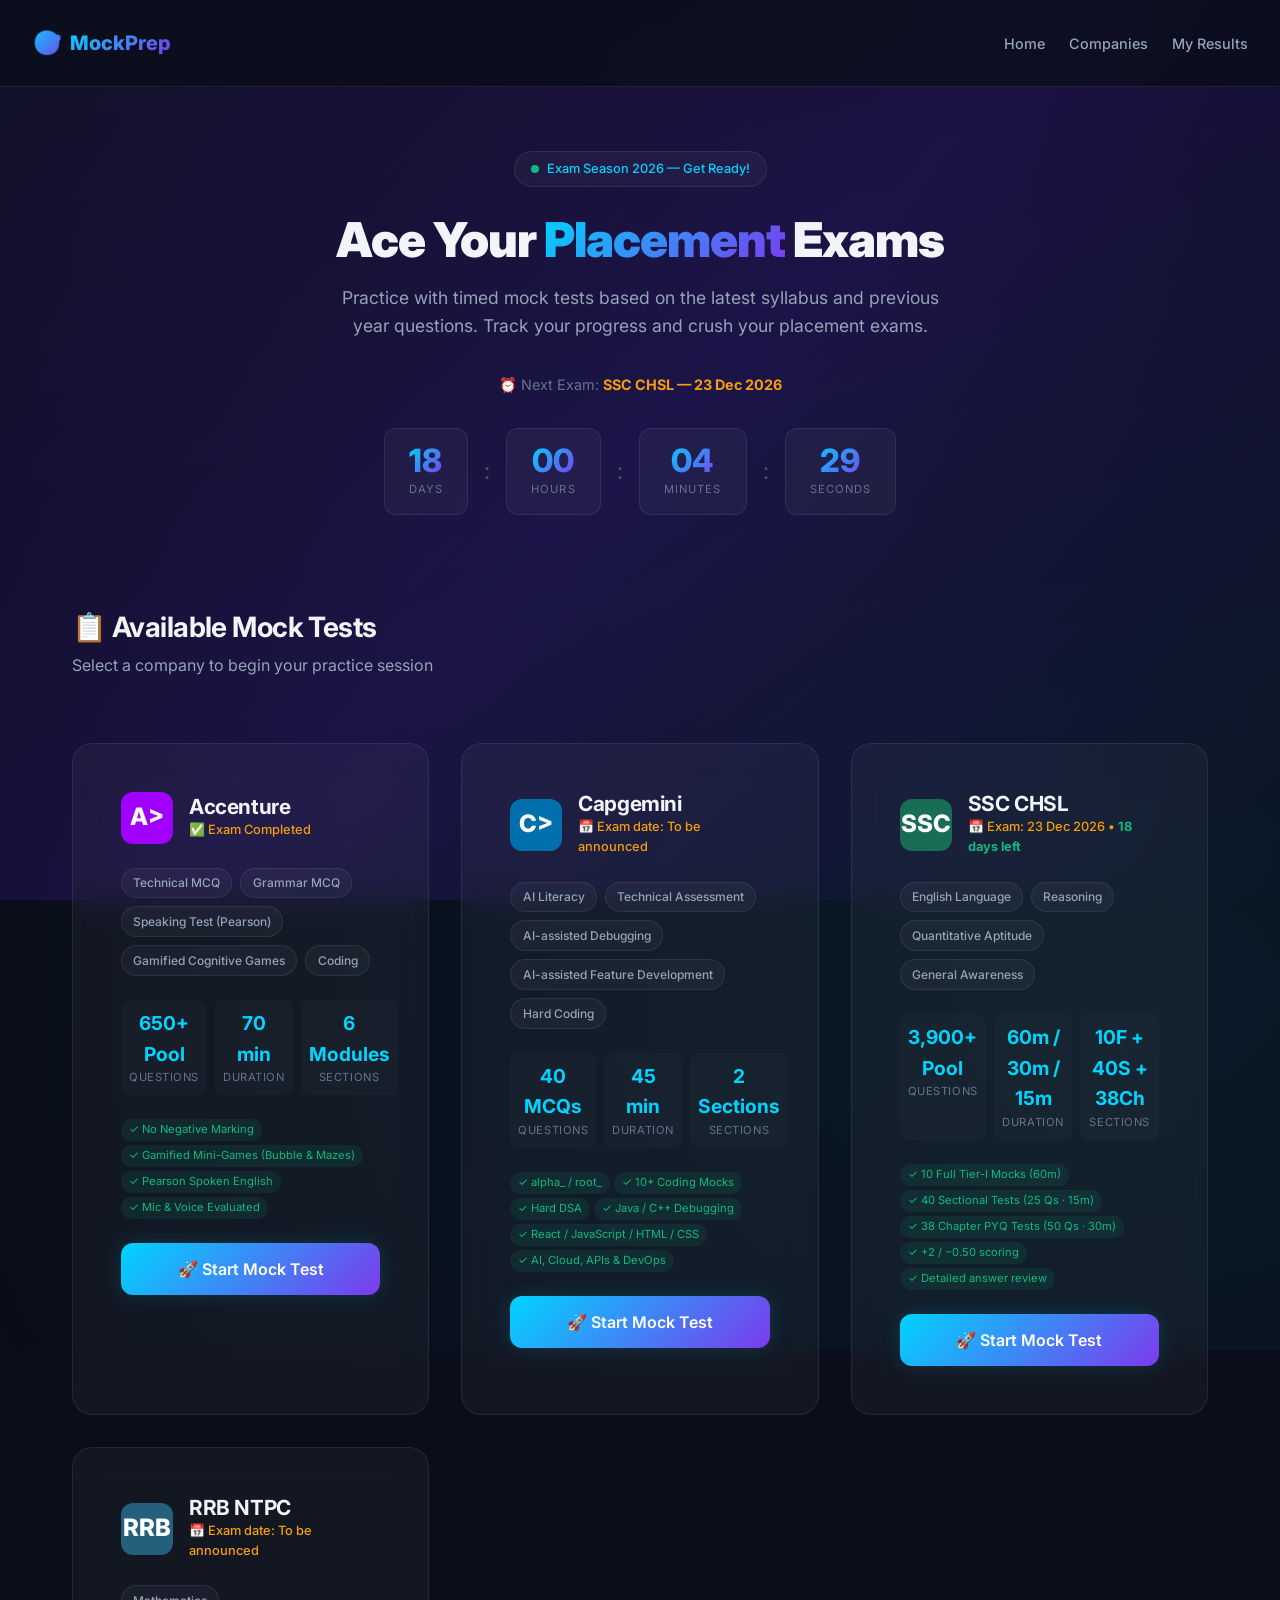
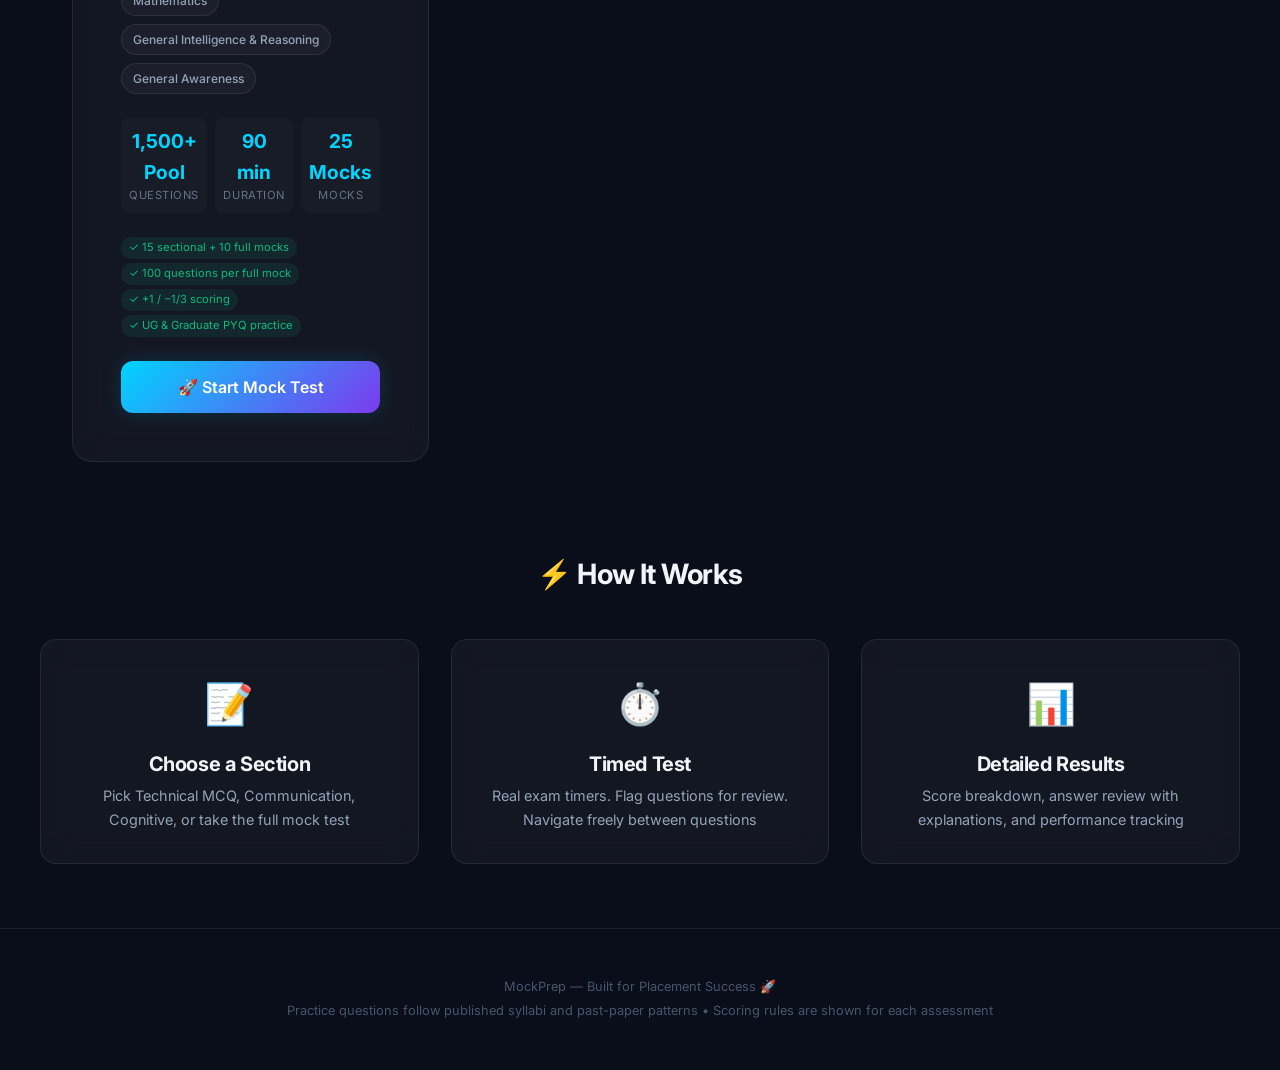
<file: index.html>
<!DOCTYPE html>
<html lang="en">
<head>
  <meta charset="UTF-8">
  <meta name="viewport" content="width=device-width, initial-scale=1.0">
  <title>MockPrep — Placement Mock Test Platform</title>
  <meta name="description" content="Practice timed mock tests for Accenture, Capgemini, SSC CHSL and more, with exam-style sections and detailed answer review.">
  <link rel="stylesheet" href="css/style.css">
  <link rel="icon" href="data:image/svg+xml,<svg xmlns='http://www.w3.org/2000/svg' viewBox='0 0 100 100'><text y='.9em' font-size='90'>🎯</text></svg>">
</head>
<body>

  <!-- Navigation -->
  <nav class="navbar">
    <a href="index.html" class="navbar-brand">
      <span class="logo-icon">🎯</span>
      <span>MockPrep</span>
    </a>
    <div class="navbar-links">
      <a href="index.html">Home</a>
      <a href="#companies">Companies</a>
      <a href="results.html">My Results</a>
    </div>
  </nav>

  <!-- Hero Section -->
  <section class="hero">
    <div class="container">
      <div class="hero-badge">
        <span class="pulse-dot"></span>
        <span>Exam Season 2026 — Get Ready!</span>
      </div>
      <h1>Ace Your <span class="gradient-text">Placement</span> Exams</h1>
      <p>Practice with timed mock tests based on the latest syllabus and previous year questions. Track your progress and crush your placement exams.</p>

      <!-- Nearest Exam Countdown -->
      <div id="countdown-section" class="hidden">
        <p style="font-size: 0.9rem; color: var(--text-muted); margin-bottom: var(--space-sm);">
          ⏰ Next Exam: <strong id="nearest-exam-name" style="color: var(--accent-orange);"></strong>
        </p>
        <div class="countdown-container" id="countdown-timer">
          <div class="countdown-item">
            <div class="number" id="cd-days">00</div>
            <div class="label">Days</div>
          </div>
          <div class="countdown-separator">:</div>
          <div class="countdown-item">
            <div class="number" id="cd-hours">00</div>
            <div class="label">Hours</div>
          </div>
          <div class="countdown-separator">:</div>
          <div class="countdown-item">
            <div class="number" id="cd-mins">00</div>
            <div class="label">Minutes</div>
          </div>
          <div class="countdown-separator">:</div>
          <div class="countdown-item">
            <div class="number" id="cd-secs">00</div>
            <div class="label">Seconds</div>
          </div>
        </div>
      </div>
    </div>
  </section>

  <!-- Companies Section -->
  <section id="companies" class="container">
    <h2 style="margin-bottom: var(--space-sm);">📋 Available Mock Tests</h2>
    <p class="text-muted" style="margin-bottom: var(--space-xl);">Select a company to begin your practice session</p>
    <div class="companies-grid" id="companies-grid">
      <!-- Cards injected by JS -->
    </div>
  </section>

  <!-- How It Works Section -->
  <section class="container" style="padding: var(--space-3xl) 0;">
    <h2 class="text-center" style="margin-bottom: var(--space-2xl);">⚡ How It Works</h2>
    <div style="display: grid; grid-template-columns: repeat(auto-fit, minmax(250px, 1fr)); gap: var(--space-xl);">
      <div class="glass-card text-center animate-in-delay-1">
        <div style="font-size: 2.5rem; margin-bottom: var(--space-md);">📝</div>
        <h3>Choose a Section</h3>
        <p class="text-muted" style="font-size: 0.9rem; margin-top: var(--space-sm);">Pick Technical MCQ, Communication, Cognitive, or take the full mock test</p>
      </div>
      <div class="glass-card text-center animate-in-delay-2">
        <div style="font-size: 2.5rem; margin-bottom: var(--space-md);">⏱️</div>
        <h3>Timed Test</h3>
        <p class="text-muted" style="font-size: 0.9rem; margin-top: var(--space-sm);">Real exam timers. Flag questions for review. Navigate freely between questions</p>
      </div>
      <div class="glass-card text-center animate-in-delay-3">
        <div style="font-size: 2.5rem; margin-bottom: var(--space-md);">📊</div>
        <h3>Detailed Results</h3>
        <p class="text-muted" style="font-size: 0.9rem; margin-top: var(--space-sm);">Score breakdown, answer review with explanations, and performance tracking</p>
      </div>
    </div>
  </section>

  <!-- Footer -->
  <footer style="text-align: center; padding: var(--space-2xl); border-top: 1px solid var(--border-glass); color: var(--text-dim); font-size: 0.8rem;">
    <p>MockPrep — Built for Placement Success 🚀</p>
    <p style="margin-top: var(--space-xs);">Practice questions follow published syllabi and past-paper patterns • Scoring rules are shown for each assessment</p>
  </footer>

  <script src="js/app.js?v=3.0"></script>
</body>
</html>
</file>
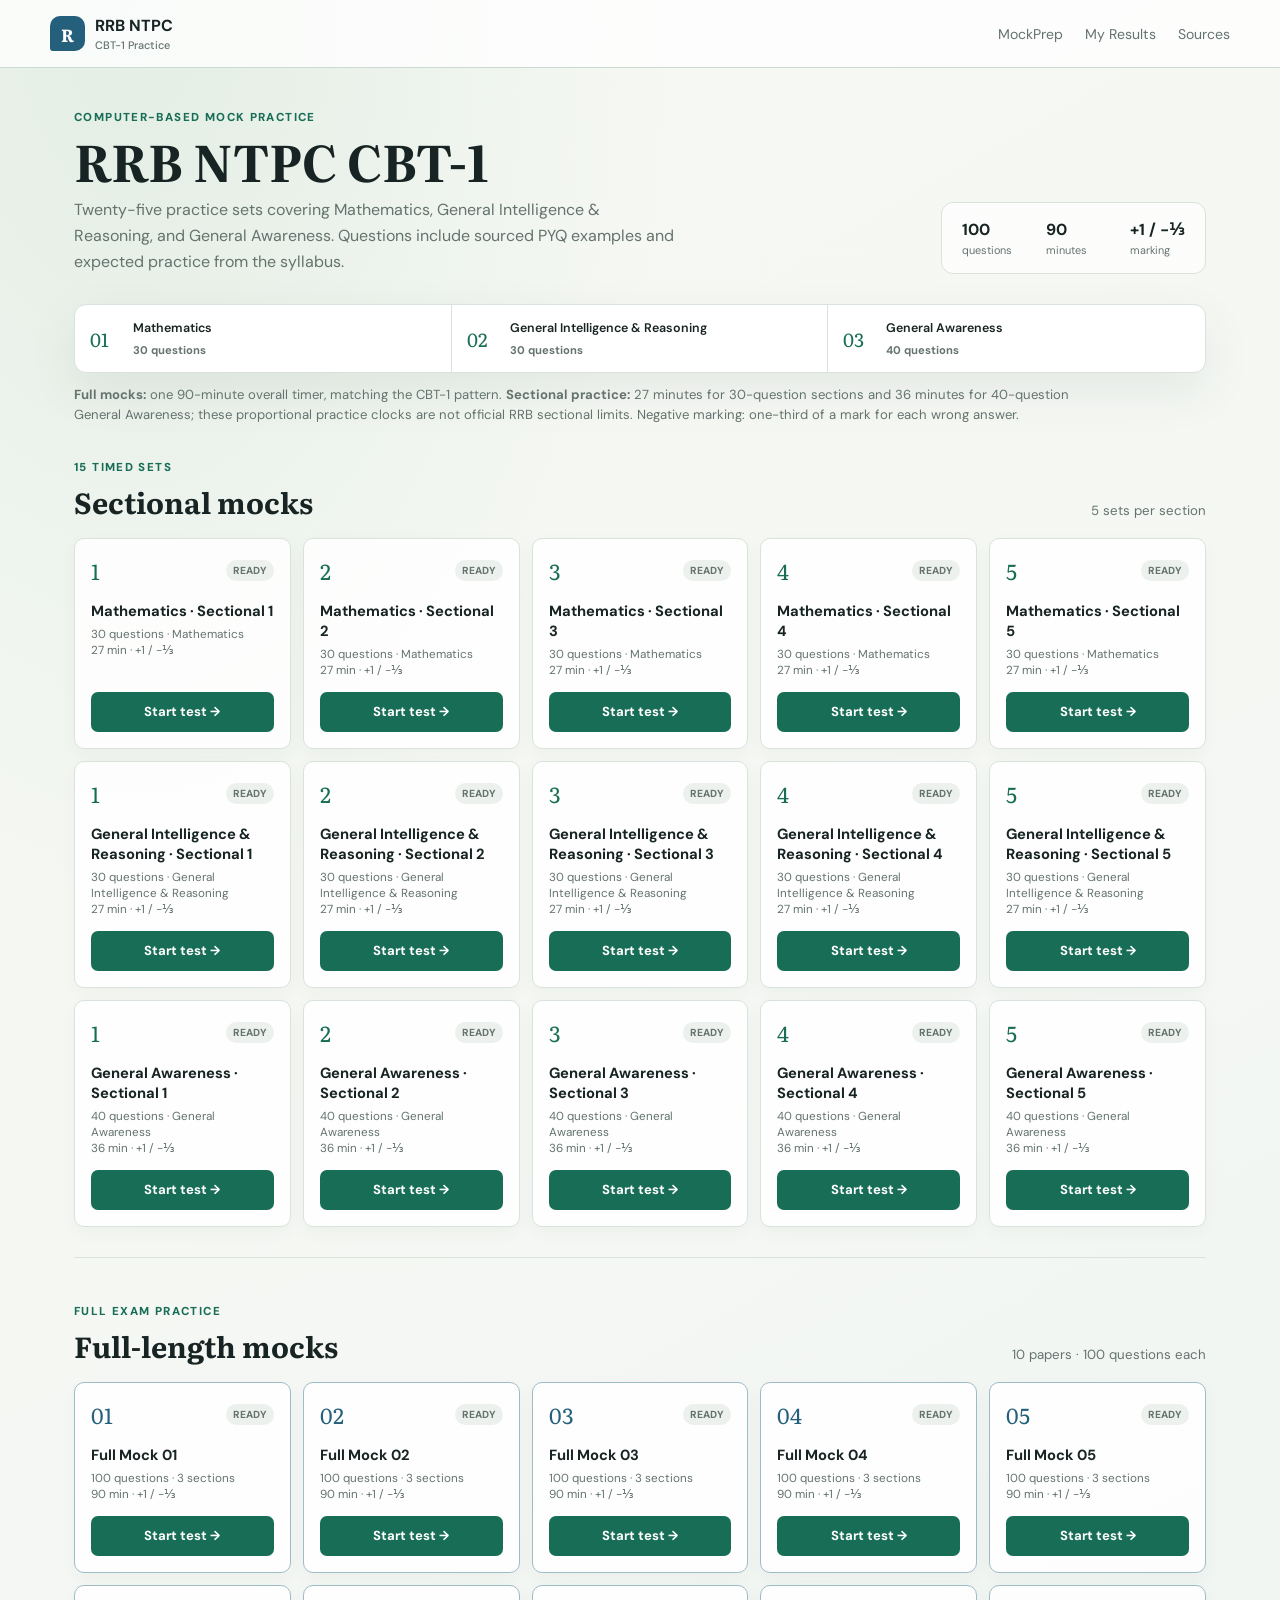
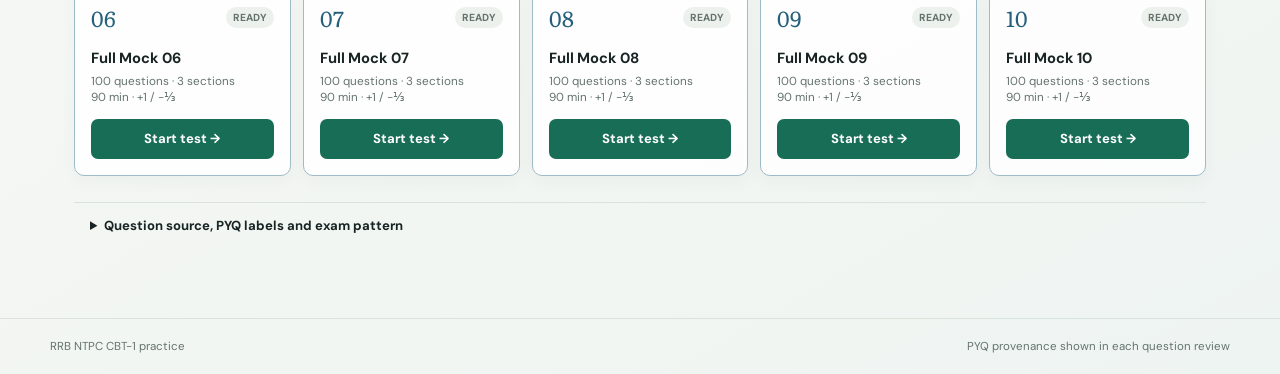
<file: rrb-ntpc/index.html>
<!doctype html>
<html lang="en">
<head>
  <meta charset="utf-8">
  <meta name="viewport" content="width=device-width, initial-scale=1">
  <meta name="description" content="RRB NTPC CBT-1 sectional and full-length mock tests with PYQ source labels and detailed explanations.">
  <title>RRB NTPC CBT-1 Mocks | MockPrep</title>
  <link rel="stylesheet" href="rrb-ntpc.css">
</head>
<body>
  <header class="site-header">
    <a class="brand" href="../index.html"><span class="brand-mark">R</span><span>RRB NTPC <small>CBT-1 Practice</small></span></a>
    <nav><a href="../index.html#companies">MockPrep</a><a href="../results.html">My Results</a><a href="SOURCES.md">Sources</a></nav>
  </header>
  <main class="page-shell">
    <section id="selection-view">
      <div class="intro-row">
        <div><p class="eyebrow">Computer-based mock practice</p><h1>RRB NTPC CBT-1</h1><p class="intro-copy">Twenty-five practice sets covering Mathematics, General Intelligence &amp; Reasoning, and General Awareness. Questions include sourced PYQ examples and expected practice from the syllabus.</p></div>
        <div class="exam-facts"><div><strong>100</strong><span>questions</span></div><div><strong>90</strong><span>minutes</span></div><div><strong>+1 / −⅓</strong><span>marking</span></div></div>
      </div>
      <div class="timing-strip"><div><span class="timing-index">01</span><span>Mathematics</span><strong>30 questions</strong></div><div><span class="timing-index">02</span><span>General Intelligence &amp; Reasoning</span><strong>30 questions</strong></div><div><span class="timing-index">03</span><span>General Awareness</span><strong>40 questions</strong></div></div>
      <p class="timing-note"><strong>Full mocks:</strong> one 90-minute overall timer, matching the CBT-1 pattern. <strong>Sectional practice:</strong> 27 minutes for 30-question sections and 36 minutes for 40-question General Awareness; these proportional practice clocks are not official RRB sectional limits. Negative marking: one-third of a mark for each wrong answer.</p>
      <div id="resume-banner" class="resume-banner hidden"><div><strong>Assessment in progress</strong><span id="resume-copy"></span></div><button id="resume-btn" class="button button-dark">Resume mock</button><button id="discard-btn" class="button button-text">Discard</button></div>
      <section class="test-group"><div class="section-heading"><div><p class="eyebrow">15 timed sets</p><h2>Sectional mocks</h2></div><span class="muted">5 sets per section</span></div><div id="sectional-grid" class="mock-grid"></div></section>
      <section class="test-group"><div class="section-heading"><div><p class="eyebrow">Full exam practice</p><h2>Full-length mocks</h2></div><span class="muted">10 papers · 100 questions each</span></div><div id="full-grid" class="mock-grid"></div></section>
      <details class="source-note"><summary>Question source, PYQ labels and exam pattern</summary><p>Questions marked <strong>PYQ</strong> are paraphrased examples linked to their source paper/collection. Other questions are expected practice based on the RRB NTPC CBT-1 syllabus; they are not presented as official previous-paper questions. Each answer review includes an explanation and a related rule or fact. The test pattern follows the RRB CEN 06/2024 CBT-1 notice. See <a href="SOURCES.md">sources and notes</a>.</p></details>
    </section>

    <section id="exam-view" class="hidden" aria-live="polite">
      <div class="exam-topline"><div><p class="eyebrow" id="paper-label"></p><h1 id="section-title"></h1><p id="section-subtitle" class="muted"></p></div><div id="timer-block" class="timer-block"><span id="timer-label">TIME LEFT</span><strong id="timer">90:00</strong></div></div>
      <div id="stage-track" class="stage-track"></div>
      <div class="exam-layout"><aside class="question-sidebar"><div class="sidebar-heading"><strong>Questions</strong><span id="answered-count"></span></div><div id="question-nav" class="question-nav"></div><div class="legend"><span><i class="legend-current"></i>Current</span><span><i class="legend-answered"></i>Answered</span><span><i class="legend-flagged"></i>Review</span></div><button id="submit-btn" class="button button-submit">Submit test <span aria-hidden="true">→</span></button></aside>
        <section class="question-panel"><div class="question-meta"><span id="question-counter"></span><button id="flag-btn" class="flag-button" type="button">☆ Mark for review</button></div><div id="question-badges" class="question-badges"></div><h2 id="question-text"></h2><div id="options-list" class="options-list"></div><div class="question-footer"><button id="previous-btn" class="button button-text" type="button">← Previous</button><button id="next-btn" class="button button-dark" type="button">Next →</button></div></section></div>
    </section>

    <section id="result-view" class="hidden"><div class="result-header"><div><p class="eyebrow">Mock complete</p><h1 id="result-title"></h1><p id="result-subtitle" class="muted"></p></div><div class="total-score"><strong id="result-marks"></strong><span id="result-total"></span></div></div><div id="section-results" class="section-results"></div><div class="review-header"><div><p class="eyebrow">Learn from every answer</p><h2>Answer review</h2></div><select id="review-filter" aria-label="Filter answer review"></select></div><div id="review-list" class="review-list"></div><div class="result-actions"><button id="back-tests-btn" class="button button-dark">Back to mock tests</button><a href="../results.html" class="button button-secondary">My Results</a><a href="SOURCES.md" class="button button-text">Sources &amp; pattern</a></div></section>
  </main>
  <footer class="site-footer"><span>RRB NTPC CBT-1 practice</span><span>PYQ provenance shown in each question review</span></footer>
  <script src="rrb-ntpc-runner.js"></script>
</body>
</html>
</file>
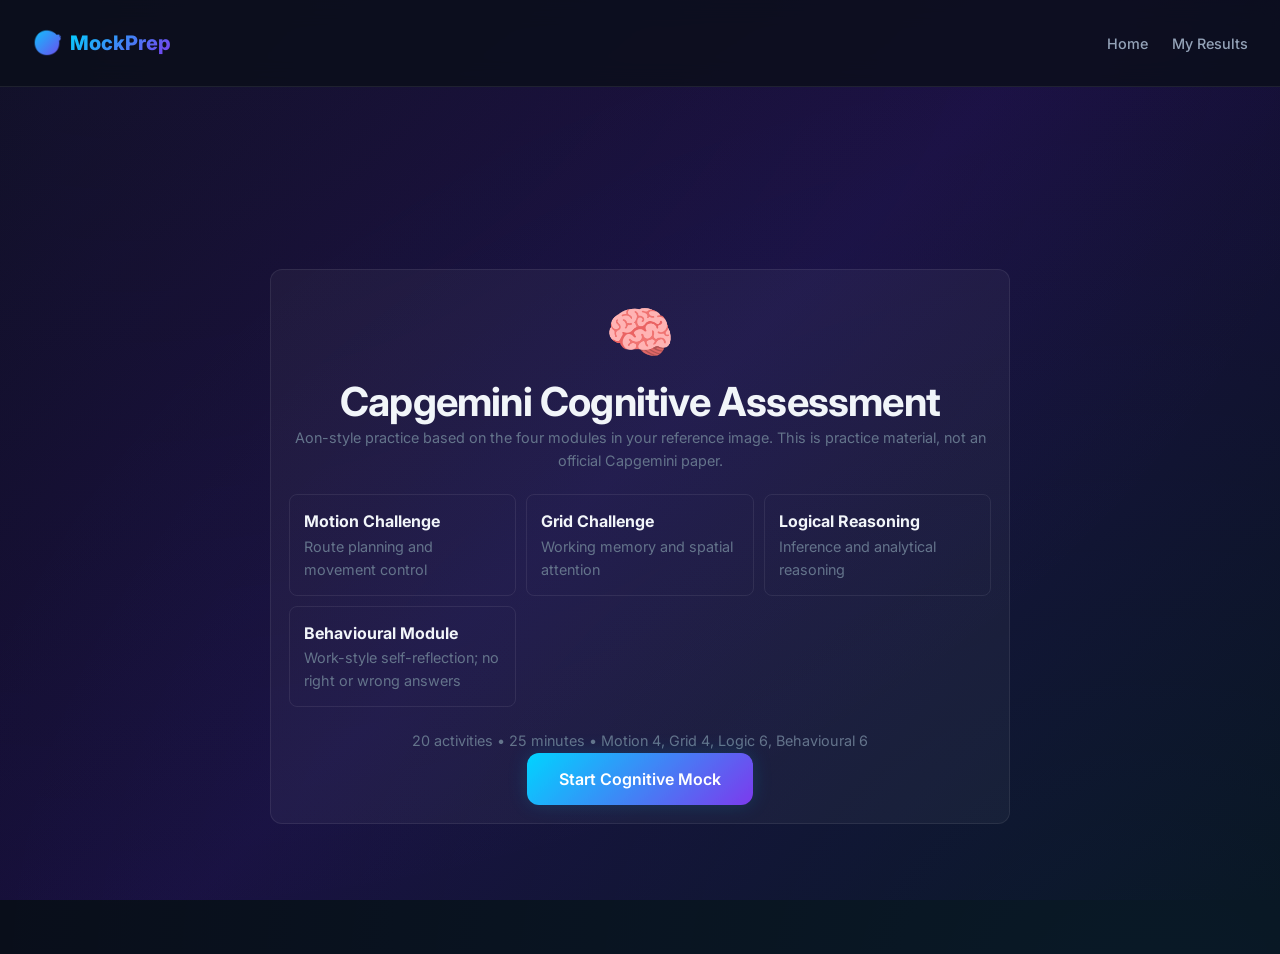
<file: capgemini-cognitive.html>
<!DOCTYPE html>
<html lang="en">
<head>
  <meta charset="UTF-8">
  <meta name="viewport" content="width=device-width, initial-scale=1.0">
  <title>Capgemini Cognitive Assessment | MockPrep</title>
  <link rel="stylesheet" href="css/style.css">
  <style>
    .cog-shell { max-width: 1120px; margin: 0 auto; padding: 92px 20px 40px; }
    .cog-head { display: flex; justify-content: space-between; align-items: center; gap: 16px; margin-bottom: 20px; }
    .cog-head h1 { margin: 0 0 5px; }
    .cog-muted { color: var(--text-muted); font-size: .9rem; }
    .cog-timer { border: 1px solid var(--border-glass); border-radius: 8px; padding: 9px 14px; font-weight: 800; font-variant-numeric: tabular-nums; }
    .cog-layout { display: grid; grid-template-columns: 245px 1fr; gap: 20px; }
    .cog-panel, .cog-card { border: 1px solid var(--border-glass); border-radius: 12px; background: var(--bg-glass); padding: 18px; }
    .cog-module { font-size: .75rem; font-weight: 800; color: var(--accent-primary); text-transform: uppercase; }
    .cog-progress { height: 7px; background: rgba(255,255,255,.08); border-radius: 8px; margin: 12px 0; overflow: hidden; }
    .cog-progress div { height: 100%; background: linear-gradient(90deg, var(--accent-primary), #22c55e); }
    .cog-nav { display: grid; grid-template-columns: repeat(5, 1fr); gap: 7px; margin-top: 12px; }
    .cog-nav button { border: 1px solid var(--border-glass); color: var(--text-primary); background: transparent; padding: 8px 2px; border-radius: 6px; cursor: pointer; }
    .cog-nav button.current { background: var(--accent-primary); color: #07131d; font-weight: 800; }
    .cog-nav button.done { border-color: #22c55e; }
    .cog-module-label { color: var(--text-muted); font-size: .76rem; margin: 14px 0 5px; }
    .cog-question { font-size: 1.1rem; line-height: 1.6; margin: 18px 0; }
    .cog-options { display: grid; gap: 9px; }
    .cog-option { display: flex; align-items: flex-start; gap: 10px; padding: 12px; border: 1px solid var(--border-glass); border-radius: 8px; cursor: pointer; }
    .cog-option.selected { border-color: var(--accent-primary); background: rgba(0,212,255,.1); }
    .cog-motion-grid, .cog-memory-grid { display: grid; grid-template-columns: repeat(4, minmax(48px, 72px)); gap: 9px; justify-content: center; margin: 22px auto; }
    .cog-cell { aspect-ratio: 1; border: 1px solid var(--border-glass); border-radius: 8px; background: rgba(255,255,255,.04); color: var(--text-primary); font-size: 1.05rem; font-weight: 700; cursor: pointer; }
    .cog-cell:disabled { cursor: default; }
    .cog-cell.start { border-color: #22c55e; color: #22c55e; }
    .cog-cell.goal { border-color: #38bdf8; color: #38bdf8; }
    .cog-cell.blocked { background: rgba(239,68,68,.22); color: #fca5a5; }
    .cog-cell.current { background: var(--accent-primary); color: #07131d; }
    .cog-cell.flash { background: #fbbf24; color: #111827; transform: scale(1.04); }
    .cog-motion-controls { display: flex; justify-content: center; flex-wrap: wrap; gap: 8px; }
    .cog-motion-controls button { min-width: 50px; min-height: 44px; font-size: 1.1rem; }
    .cog-feedback { min-height: 24px; text-align: center; color: var(--text-muted); margin: 12px 0; }
    .cog-range { display: grid; grid-template-columns: 1fr auto 1fr; gap: 10px; align-items: center; margin: 22px 0; }
    .cog-range label { color: var(--text-secondary); }
    .cog-range input { grid-column: 1 / -1; width: 100%; accent-color: var(--accent-primary); }
    .cog-range-value { text-align: center; font-weight: 800; }
    .cog-actions { display: flex; justify-content: space-between; gap: 10px; margin-top: 20px; }
    .cog-start { max-width: 740px; margin: 90px auto; text-align: center; }
    .cog-modules { display: grid; grid-template-columns: repeat(auto-fit, minmax(200px, 1fr)); gap: 10px; margin: 22px 0; text-align: left; }
    .cog-module-card { padding: 14px; border: 1px solid var(--border-glass); border-radius: 8px; }
    @media (max-width: 760px) { .cog-layout { grid-template-columns: 1fr; } .cog-panel { order: 2; } .cog-head { align-items: flex-start; flex-direction: column; } }
  </style>
</head>
<body>
  <nav class="navbar"><a href="index.html" class="navbar-brand"><span class="logo-icon">🎯</span><span>MockPrep</span></a><div class="navbar-links"><a href="index.html">Home</a><a href="results.html">My Results</a></div></nav>
  <main class="cog-shell">
    <section id="start-view" class="cog-card cog-start">
      <div style="font-size:3.5rem">🧠</div>
      <h1>Capgemini Cognitive Assessment</h1>
      <p class="cog-muted">Aon-style practice based on the four modules in your reference image. This is practice material, not an official Capgemini paper.</p>
      <div class="cog-modules">
        <div class="cog-module-card"><strong>Motion Challenge</strong><div class="cog-muted">Route planning and movement control</div></div>
        <div class="cog-module-card"><strong>Grid Challenge</strong><div class="cog-muted">Working memory and spatial attention</div></div>
        <div class="cog-module-card"><strong>Logical Reasoning</strong><div class="cog-muted">Inference and analytical reasoning</div></div>
        <div class="cog-module-card"><strong>Behavioural Module</strong><div class="cog-muted">Work-style self-reflection; no right or wrong answers</div></div>
      </div>
      <p class="cog-muted">20 activities • 25 minutes • Motion 4, Grid 4, Logic 6, Behavioural 6</p>
      <button id="start-btn" class="btn btn-primary btn-lg">Start Cognitive Mock</button>
    </section>
    <section id="test-view" class="hidden">
      <header class="cog-head"><div><h1>Cognitive Assessment</h1><div id="meta" class="cog-muted"></div></div><div id="timer" class="cog-timer">25:00</div></header>
      <div class="cog-layout">
        <aside class="cog-panel"><strong>Assessment map</strong><div class="cog-progress"><div id="progress-fill" style="width:0%"></div></div><div id="progress-label" class="cog-muted"></div><div id="question-nav"></div><button id="end-btn" class="btn btn-secondary btn-sm" style="width:100%;margin-top:18px">Submit Assessment</button></aside>
        <section class="cog-card"><div id="module-label" class="cog-module"></div><div id="question" class="cog-question"></div><div id="activity"></div><div id="feedback" class="cog-feedback" aria-live="polite"></div><div class="cog-actions"><button id="prev-btn" class="btn btn-ghost">← Previous</button><button id="next-btn" class="btn btn-primary">Next →</button></div></section>
      </div>
    </section>
    <section id="result-view" class="hidden cog-card cog-start"><div style="font-size:3.5rem">✅</div><h1>Assessment Submitted</h1><p id="result-summary" class="cog-muted"></p><a id="review-link" class="btn btn-primary" href="results.html">Review Answers</a> <a href="index.html" class="btn btn-secondary">Home</a></section>
  </main>
  <script src="data/capgemini-data.js"></script>
  <script src="js/capgemini-cognitive.js"></script>
</body>
</html>
</file>
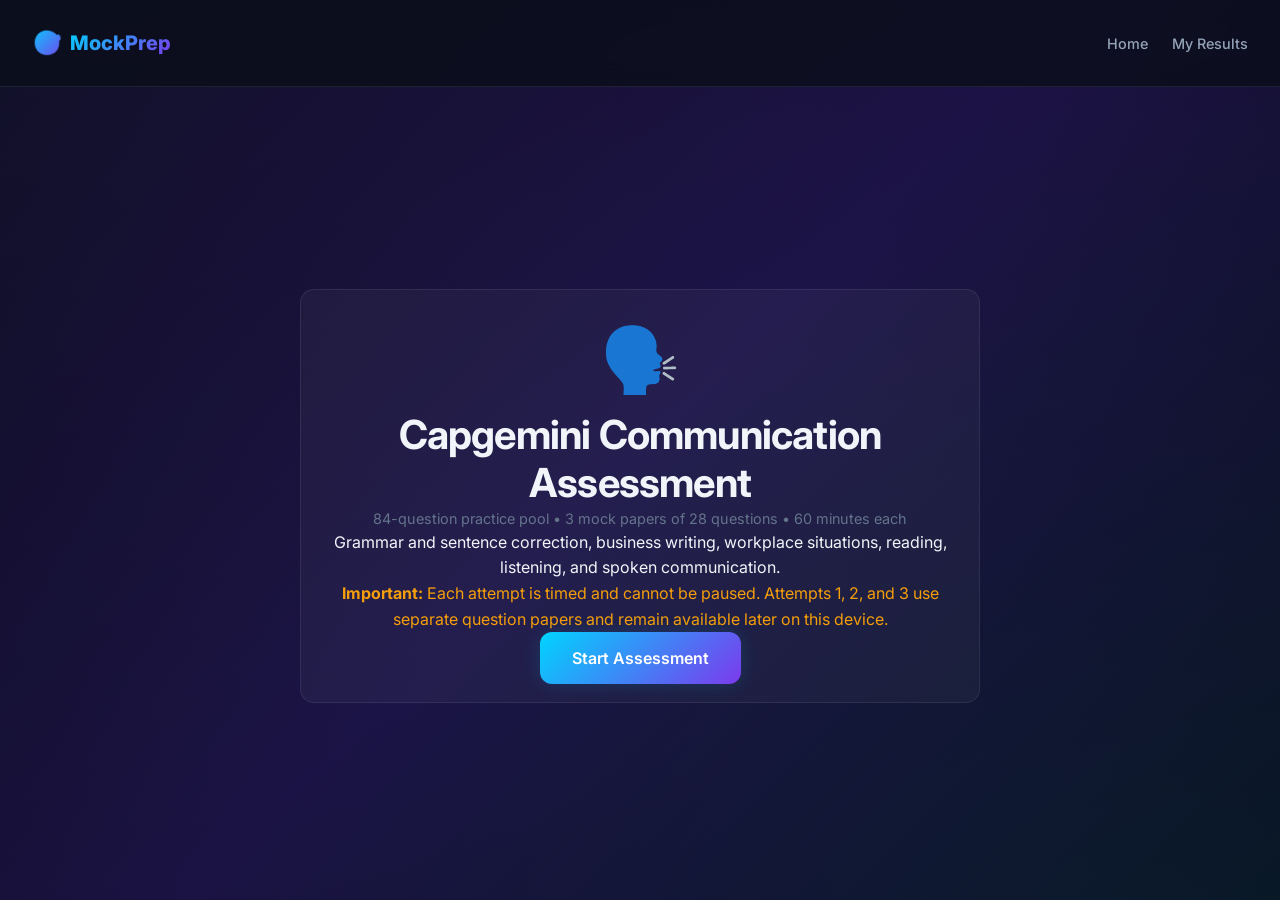
<file: capgemini-communication.html>
<!DOCTYPE html>
<html lang="en">
<head>
  <meta charset="UTF-8">
  <meta name="viewport" content="width=device-width, initial-scale=1.0">
  <title>Capgemini Communication Assessment | MockPrep</title>
  <link rel="stylesheet" href="css/style.css">
  <style>
    .ca-shell { max-width: 1120px; margin: 0 auto; padding: 92px 20px 40px; }
    .ca-header { display: flex; justify-content: space-between; gap: 16px; align-items: center; margin-bottom: 20px; }
    .ca-header h1 { margin: 0 0 6px; }
    .ca-meta { color: var(--text-muted); font-size: .9rem; }
    .ca-timer { padding: 10px 16px; border: 1px solid var(--border-glass); border-radius: 10px; font-weight: 800; font-variant-numeric: tabular-nums; }
    .ca-timer.warning { color: #f59e0b; } .ca-timer.danger { color: #ef4444; }
    .ca-layout { display: grid; grid-template-columns: 220px 1fr; gap: 20px; }
    .ca-panel, .ca-card { border: 1px solid var(--border-glass); background: var(--bg-glass); border-radius: 14px; padding: 18px; }
    .ca-nav { display: grid; grid-template-columns: repeat(5, 1fr); gap: 7px; margin-top: 14px; }
    .ca-nav button { border: 1px solid var(--border-glass); background: transparent; color: var(--text-primary); border-radius: 7px; padding: 8px 2px; cursor: pointer; }
    .ca-nav button.current { background: var(--accent-primary); color: #08111c; font-weight: 800; }
    .ca-nav button.answered { border-color: #22c55e; }
    .ca-section { color: var(--text-muted); font-size: .78rem; margin: 14px 0 6px; }
    .ca-progress { height: 7px; background: rgba(255,255,255,.08); border-radius: 8px; overflow: hidden; margin: 14px 0; }
    .ca-progress div { height: 100%; background: linear-gradient(90deg, var(--accent-primary), #22c55e); }
    .ca-label { color: var(--accent-primary); font-size: .78rem; font-weight: 800; letter-spacing: .06em; text-transform: uppercase; }
    .ca-prompt { font-size: 1.15rem; line-height: 1.65; margin: 18px 0; }
    .ca-passage { padding: 15px; border-left: 3px solid var(--accent-primary); color: var(--text-secondary); line-height: 1.7; }
    .ca-image-figure { margin: 16px 0; }
    .ca-image-figure img { display: block; width: 100%; max-height: 390px; aspect-ratio: 16 / 9; object-fit: cover; border-radius: 8px; background: rgba(255,255,255,.05); }
    .ca-image-figure figcaption { margin-top: 7px; color: var(--text-muted); font-size: .8rem; }
    .ca-options { display: grid; gap: 10px; }
    .ca-option { display: flex; gap: 10px; align-items: flex-start; padding: 12px; border: 1px solid var(--border-glass); border-radius: 9px; cursor: pointer; }
    .ca-option.selected { border-color: var(--accent-primary); background: rgba(0,212,255,.1); }
    textarea.ca-response { width: 100%; min-height: 190px; resize: vertical; box-sizing: border-box; padding: 13px; border: 1px solid var(--border-glass); border-radius: 9px; color: var(--text-primary); background: rgba(0,0,0,.16); font: inherit; line-height: 1.55; }
    .ca-help { color: var(--text-muted); font-size: .85rem; margin-top: 8px; }
    .ca-actions { display: flex; justify-content: space-between; gap: 10px; margin-top: 20px; }
    .ca-start { max-width: 680px; margin: 110px auto; text-align: center; }
    .ca-warning { color: #f59e0b; }
    @media (max-width: 760px) { .ca-layout { grid-template-columns: 1fr; } .ca-panel { order: 2; } .ca-header { align-items: flex-start; flex-direction: column; } }
  </style>
</head>
<body>
  <nav class="navbar"><a href="index.html" class="navbar-brand"><span class="logo-icon">🎯</span><span>MockPrep</span></a><div class="navbar-links"><a href="index.html">Home</a><a href="results.html">My Results</a></div></nav>
  <main class="ca-shell">
    <section id="start-view" class="ca-card ca-start">
      <div style="font-size:4rem">🗣️</div>
      <h1>Capgemini Communication Assessment</h1>
      <p class="ca-meta">84-question practice pool • 3 mock papers of 28 questions • 60 minutes each</p>
      <p>Grammar and sentence correction, business writing, workplace situations, reading, listening, and spoken communication.</p>
      <p class="ca-warning"><strong>Important:</strong> Each attempt is timed and cannot be paused. Attempts 1, 2, and 3 use separate question papers and remain available later on this device.</p>
      <button id="start-btn" class="btn btn-primary btn-lg">Start Assessment</button>
      <p id="locked-message" class="ca-warning hidden">This assessment has already been started on this device. Use the reset control only when you intentionally want to clear practice data.</p>
      <button id="reset-btn" class="btn btn-ghost btn-sm hidden">Reset practice attempt</button>
    </section>
    <section id="test-view" class="hidden">
      <header class="ca-header"><div><h1>Communication Assessment</h1><div id="ca-meta" class="ca-meta"></div></div><div id="timer" class="ca-timer">60:00</div></header>
      <div class="ca-layout">
        <aside class="ca-panel"><strong>Questions</strong><div class="ca-progress"><div id="progress-fill" style="width:0%"></div></div><div id="progress-text" class="ca-meta"></div><div id="question-nav"></div><button id="end-btn" class="btn btn-secondary btn-sm" style="width:100%;margin-top:18px">End Test</button></aside>
        <section class="ca-card"><div id="question-label" class="ca-label"></div><div id="question-prompt" class="ca-prompt"></div><div id="question-content"></div><div id="question-help" class="ca-help"></div><div class="ca-actions"><button id="prev-btn" class="btn btn-ghost">← Previous</button><button id="next-btn" class="btn btn-primary">Next →</button></div></section>
      </div>
    </section>
    <section id="result-view" class="hidden ca-card ca-start"><div style="font-size:4rem">✅</div><h1>Assessment Submitted</h1><p id="result-summary"></p><a id="review-result-link" class="btn btn-primary" href="results.html">Review Answers</a><a href="index.html" class="btn btn-secondary">Back to Home</a></section>
  </main>
  <script src="js/capgemini-communication.js"></script>
</body>
</html>
</file>
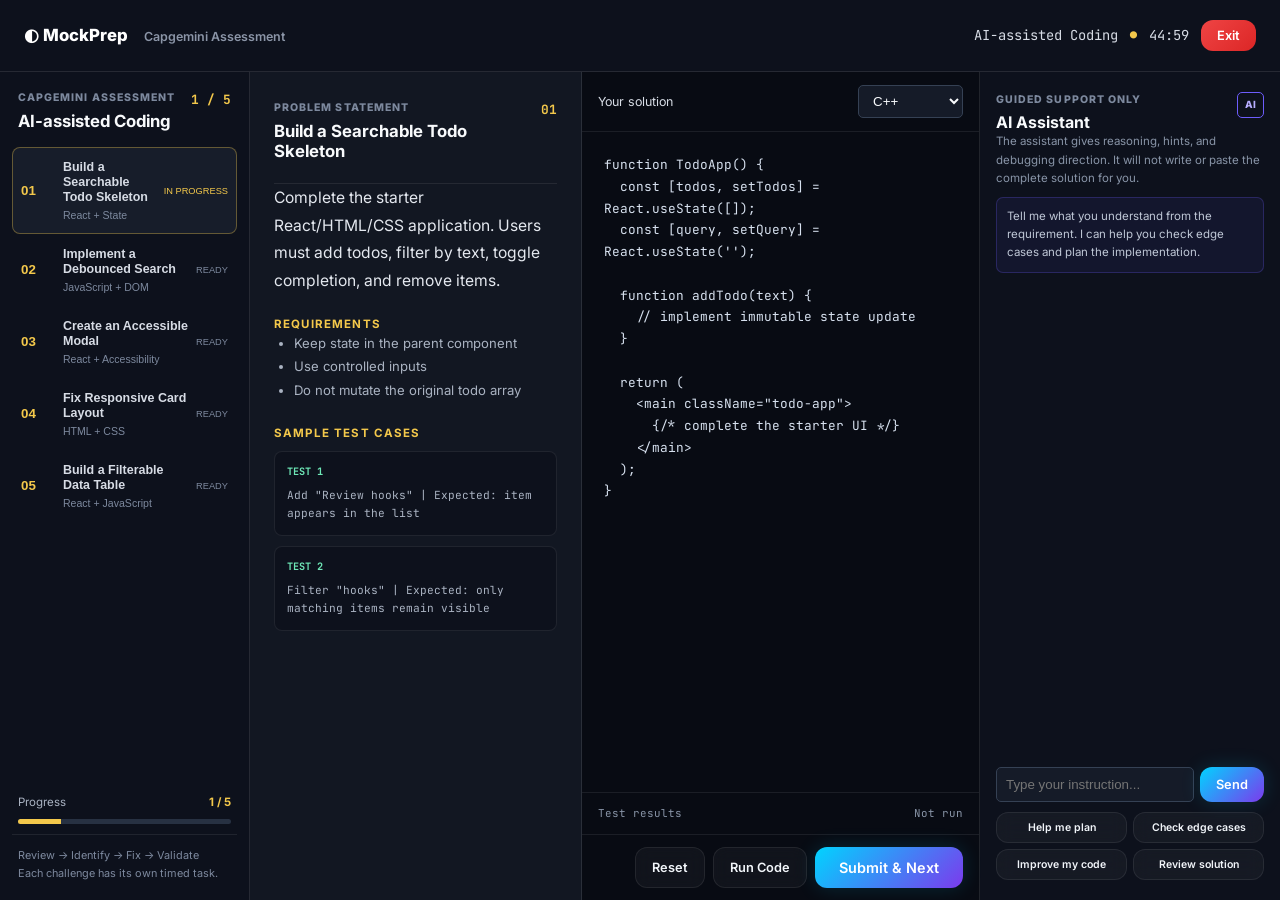
<file: capgemini-workspace.html>
<!DOCTYPE html>
<html lang="en">
<head>
  <meta charset="UTF-8">
  <meta name="viewport" content="width=device-width, initial-scale=1.0">
  <title>Capgemini Workspace - MockPrep</title>
  <meta name="description" content="Capgemini debugging and AI-assisted coding practice workspace">
  <link rel="stylesheet" href="css/style.css">
</head>
<body class="capgemini-workspace-page">
  <header class="cap-workspace-header">
    <a href="index.html" class="cap-workspace-brand">◐ MockPrep <span>Capgemini Assessment</span></a>
    <div class="cap-workspace-header-meta">
      <span id="workspace-mode-label">AI-assisted Coding</span>
      <span class="cap-live-dot">●</span>
      <span id="workspace-timer">45:00</span>
      <button class="btn btn-danger btn-sm" id="workspace-exit-btn">Exit</button>
    </div>
  </header>

  <main class="cap-workspace-layout">
    <aside class="cap-challenge-rail">
      <div class="cap-rail-heading">
        <div>
          <div class="cap-eyebrow">Capgemini assessment</div>
          <h1 id="workspace-title">AI-assisted Coding</h1>
        </div>
        <span id="workspace-progress">1 / 5</span>
      </div>
      <div id="challenge-list" class="cap-challenge-list"></div>
      <div class="cap-progress-block">
        <div class="cap-progress-label"><span>Progress</span><strong id="progress-label">1 / 5</strong></div>
        <div class="cap-progress-track"><div id="progress-fill" class="cap-progress-fill"></div></div>
      </div>
      <div class="cap-workspace-note">Review → Identify → Fix → Validate<br>Each challenge has its own timed task.</div>
    </aside>

    <section class="cap-problem-panel">
      <div class="cap-panel-scroll">
        <div class="cap-panel-heading">
          <div>
            <div class="cap-eyebrow">Problem statement</div>
            <h2 id="problem-title">Loading challenge...</h2>
          </div>
          <span class="cap-question-number" id="problem-number">01</span>
        </div>
        <div id="problem-content"></div>
      </div>
    </section>

    <section class="cap-editor-panel">
      <div class="cap-editor-toolbar">
        <span>Your solution</span>
        <select id="language-select" aria-label="Programming language">
          <option>C++</option>
          <option>JavaScript</option>
          <option>Python</option>
          <option>React</option>
        </select>
      </div>
      <textarea id="code-editor" class="cap-code-editor" spellcheck="false" aria-label="Code editor"></textarea>
      <div id="test-result" class="cap-test-result">Test results <span>Not run</span></div>
      <div class="cap-editor-actions">
        <button class="btn btn-secondary btn-sm" id="reset-code-btn">Reset</button>
        <button class="btn btn-secondary btn-sm" id="run-code-btn">Run Code</button>
        <button class="btn btn-primary" id="submit-next-btn">Submit &amp; Next</button>
      </div>
    </section>

    <aside class="cap-assistant-panel">
      <div class="cap-assistant-heading">
        <div>
          <div class="cap-eyebrow">Guided support only</div>
          <h2>AI Assistant</h2>
        </div>
        <span class="cap-ai-badge">AI</span>
      </div>
      <p class="cap-assistant-copy">The assistant gives reasoning, hints, and debugging direction. It will not write or paste the complete solution for you.</p>
      <div id="assistant-log" class="cap-assistant-log"><div class="cap-assistant-message">Tell me what you understand from the requirement. I can help you check edge cases and plan the implementation.</div></div>
      <div class="cap-assistant-input-row">
        <input id="assistant-input" type="text" placeholder="Type your instruction..." aria-label="Ask the AI assistant">
        <button class="btn btn-primary btn-sm" id="assistant-send-btn">Send</button>
      </div>
      <div class="cap-assistant-actions">
        <button class="btn btn-secondary btn-sm" data-assist="Help me plan">Help me plan</button>
        <button class="btn btn-secondary btn-sm" data-assist="Check edge cases">Check edge cases</button>
        <button class="btn btn-secondary btn-sm" data-assist="Improve my code">Improve my code</button>
        <button class="btn btn-secondary btn-sm" data-assist="Review solution">Review solution</button>
      </div>
    </aside>
  </main>

  <script src="js/capgemini-workspace.js"></script>
</body>
</html>
</file>
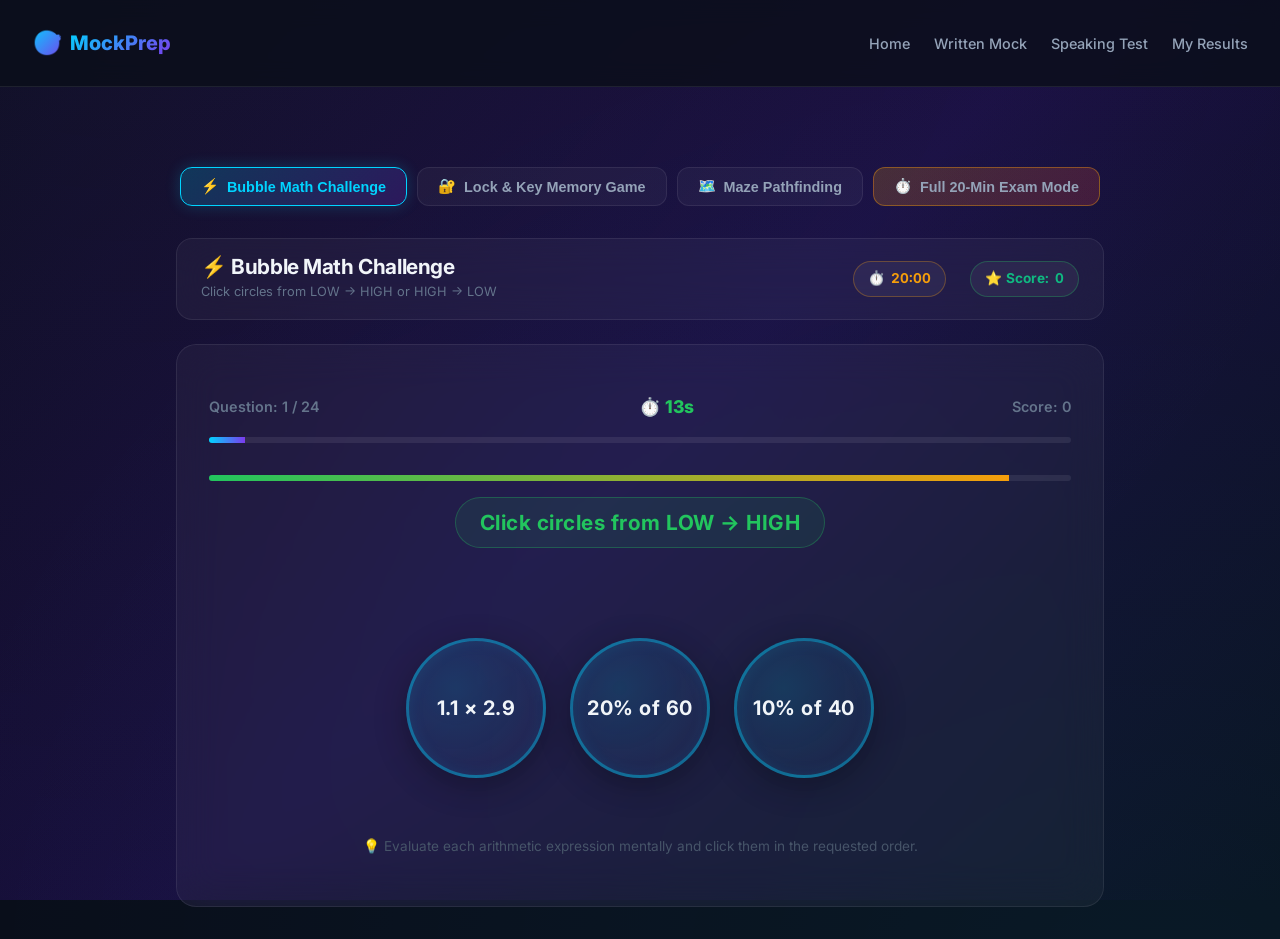
<file: cognitive-games.html>
<!DOCTYPE html>
<html lang="en">
<head>
  <meta charset="UTF-8">
  <meta name="viewport" content="width=device-width, initial-scale=1.0">
  <title>Accenture Gamified Cognitive Assessment — MockPrep</title>
  <meta name="description" content="Interactive Accenture Game-Based Cognitive Assessment: Bubble Math, Lock & Key Memory Game with Directional Doors, and Maze Pathfinding.">
  <link rel="stylesheet" href="css/style.css">
  <link rel="icon" href="data:image/svg+xml,<svg xmlns='http://www.w3.org/2000/svg' viewBox='0 0 100 100'><text y='.9em' font-size='90'>🎮</text></svg>">
  <style>
    /* ── Gamified Cognitive Specific Styles ── */
    .game-page-container {
      max-width: 960px;
      margin: 0 auto;
      padding: var(--space-xl) var(--space-md);
      padding-top: 80px;
    }

    /* Top Control & Tab Bar */
    .game-nav-tabs {
      display: flex;
      flex-wrap: wrap;
      gap: 10px;
      justify-content: center;
      margin-bottom: var(--space-xl);
    }
    .game-tab-btn {
      padding: 10px 20px;
      border-radius: 12px;
      border: 1px solid var(--border-glass);
      background: var(--bg-glass);
      color: var(--text-secondary);
      font-weight: 600;
      font-size: 0.9rem;
      cursor: pointer;
      transition: all 0.3s ease;
      display: flex;
      align-items: center;
      gap: 8px;
    }
    .game-tab-btn:hover {
      background: var(--bg-glass-hover);
      border-color: var(--accent-blue);
      color: var(--text-primary);
    }
    .game-tab-btn.active {
      background: linear-gradient(135deg, rgba(0, 212, 255, 0.2), rgba(124, 58, 237, 0.2));
      border-color: var(--accent-blue);
      color: var(--accent-blue);
      box-shadow: 0 0 15px rgba(0, 212, 255, 0.2);
    }

    /* Header Bar */
    .game-header-bar {
      display: flex;
      justify-content: space-between;
      align-items: center;
      padding: var(--space-md) var(--space-lg);
      border-radius: 16px;
      background: var(--bg-glass);
      border: 1px solid var(--border-glass);
      backdrop-filter: blur(20px);
      margin-bottom: var(--space-lg);
    }
    .game-title-group h2 {
      font-size: 1.3rem;
      margin-bottom: 2px;
    }
    .game-subtitle {
      font-size: 0.8rem;
      color: var(--text-muted);
    }
    .game-stats-group {
      display: flex;
      align-items: center;
      gap: var(--space-lg);
      font-variant-numeric: tabular-nums;
    }
    .stat-pill {
      display: flex;
      align-items: center;
      gap: 6px;
      padding: 6px 14px;
      border-radius: 99px;
      background: rgba(255, 255, 255, 0.05);
      border: 1px solid var(--border-glass);
      font-size: 0.85rem;
      font-weight: 700;
    }
    .stat-pill.timer {
      color: var(--accent-orange);
      border-color: rgba(245, 158, 11, 0.3);
    }
    .stat-pill.score {
      color: var(--accent-green);
      border-color: rgba(34, 197, 94, 0.3);
    }

    /* ══════════════════════════════════════════════════════
       GAME 1: BUBBLE MATH STYLES
       ══════════════════════════════════════════════════════ */
    .bubble-game-card {
      background: var(--bg-glass);
      border: 1px solid var(--border-glass);
      backdrop-filter: blur(20px);
      border-radius: 20px;
      padding: var(--space-2xl) var(--space-xl);
      text-align: center;
      position: relative;
      overflow: hidden;
      min-height: 480px;
      display: flex;
      flex-direction: column;
      justify-content: space-between;
    }
    .bubble-meta-row {
      display: flex;
      justify-content: space-between;
      align-items: center;
      margin-bottom: var(--space-md);
      font-size: 0.9rem;
      font-weight: 600;
      color: var(--text-muted);
    }
    .bubble-progress-bar {
      height: 6px;
      background: rgba(255, 255, 255, 0.08);
      border-radius: 3px;
      overflow: hidden;
      margin-bottom: var(--space-xl);
    }
    .bubble-timer-track {
      width: 100%;
      height: 6px;
      background: rgba(255, 255, 255, 0.08);
      border-radius: 99px;
      overflow: hidden;
      margin: 8px 0 16px;
    }
    .bubble-timer-fill {
      height: 100%;
      background: linear-gradient(90deg, #22c55e, #f59e0b);
      transition: width 1s linear, background 0.3s ease;
      width: 100%;
    }
    .bubble-timer-fill.danger {
      background: #ef4444 !important;
    }
    .bubble-progress-fill {
      height: 100%;
      background: linear-gradient(90deg, var(--accent-blue), var(--accent-purple));
      transition: width 0.3s ease;
    }
    .bubble-prompt {
      font-size: 1.3rem;
      font-weight: 700;
      letter-spacing: 0.5px;
      margin-bottom: var(--space-2xl);
      display: inline-flex;
      align-items: center;
      gap: 10px;
      padding: 8px 24px;
      border-radius: 99px;
      background: rgba(0, 212, 255, 0.1);
      border: 1px solid rgba(0, 212, 255, 0.3);
      color: var(--text-primary);
    }
    .bubble-prompt.high-low {
      background: rgba(245, 158, 11, 0.1);
      border-color: rgba(245, 158, 11, 0.3);
      color: #f59e0b;
    }
    .bubble-prompt.low-high {
      background: rgba(34, 197, 94, 0.1);
      border-color: rgba(34, 197, 94, 0.3);
      color: #22c55e;
    }

    /* Bubbles Display */
    .bubbles-container {
      display: flex;
      justify-content: center;
      align-items: center;
      gap: 24px;
      flex-wrap: wrap;
      margin: var(--space-xl) 0;
      min-height: 160px;
    }
    .math-bubble {
      width: 140px;
      height: 140px;
      border-radius: 50%;
      background: radial-gradient(circle at 35% 35%, rgba(0, 212, 255, 0.15), rgba(124, 58, 237, 0.05));
      border: 3px solid rgba(0, 212, 255, 0.4);
      display: flex;
      flex-direction: column;
      align-items: center;
      justify-content: center;
      cursor: pointer;
      user-select: none;
      transition: all 0.25s cubic-bezier(0.34, 1.56, 0.64, 1);
      box-shadow: 0 8px 32px rgba(0, 0, 0, 0.3), inset 0 0 15px rgba(0, 212, 255, 0.1);
      position: relative;
    }
    .math-bubble:hover {
      transform: translateY(-6px) scale(1.05);
      border-color: var(--accent-blue);
      box-shadow: 0 12px 36px rgba(0, 212, 255, 0.3), inset 0 0 20px rgba(0, 212, 255, 0.2);
    }
    .math-bubble:active {
      transform: scale(0.96);
    }
    .math-bubble .expression-text {
      font-size: 1.25rem;
      font-weight: 700;
      color: var(--text-primary);
      letter-spacing: 0.5px;
    }
    .math-bubble .order-badge {
      position: absolute;
      top: -8px;
      right: -8px;
      width: 32px;
      height: 32px;
      border-radius: 50%;
      background: var(--accent-blue);
      color: #0b0f19;
      font-weight: 800;
      font-size: 0.9rem;
      display: flex;
      align-items: center;
      justify-content: center;
      border: 2px solid #0b0f19;
      box-shadow: 0 4px 10px rgba(0, 212, 255, 0.5);
      animation: popBadge 0.2s ease;
    }
    @keyframes popBadge {
      from { transform: scale(0); opacity: 0; }
      to { transform: scale(1); opacity: 1; }
    }
    .math-bubble.selected {
      border-color: var(--accent-blue);
      background: radial-gradient(circle at 35% 35%, rgba(0, 212, 255, 0.3), rgba(124, 58, 237, 0.15));
      transform: scale(0.98);
      pointer-events: none;
    }
    .math-bubble.correct {
      border-color: #22c55e !important;
      background: radial-gradient(circle at 35% 35%, rgba(34, 197, 94, 0.3), rgba(34, 197, 94, 0.1)) !important;
      box-shadow: 0 0 25px rgba(34, 197, 94, 0.5);
    }
    .math-bubble.wrong {
      border-color: #ef4444 !important;
      background: radial-gradient(circle at 35% 35%, rgba(239, 68, 68, 0.3), rgba(239, 68, 68, 0.1)) !important;
      box-shadow: 0 0 25px rgba(239, 68, 68, 0.5);
      animation: shake 0.4s ease;
    }
    @keyframes shake {
      0%, 100% { transform: translateX(0); }
      20%, 60% { transform: translateX(-8px); }
      40%, 80% { transform: translateX(8px); }
    }

    /* ══════════════════════════════════════════════════════
       GAME 2: LOCK & KEY MEMORY GAME (DIRECTIONAL DOORS)
       ══════════════════════════════════════════════════════ */
    .grid-game-card {
      background: var(--bg-glass);
      border: 1px solid var(--border-glass);
      backdrop-filter: blur(20px);
      border-radius: 20px;
      padding: var(--space-xl);
      text-align: center;
      position: relative;
    }
    .level-selector-row {
      display: flex;
      flex-wrap: wrap;
      gap: 8px;
      justify-content: center;
      margin-bottom: var(--space-md);
    }
    .level-btn {
      padding: 6px 14px;
      border-radius: 8px;
      border: 1px solid var(--border-glass);
      background: rgba(0, 212, 255, 0.08);
      color: var(--accent-blue);
      font-size: 0.8rem;
      font-weight: 700;
      cursor: pointer;
      transition: all 0.2s ease;
    }
    .level-btn:hover {
      background: rgba(0, 212, 255, 0.2);
    }
    .level-btn.active {
      background: linear-gradient(135deg, var(--accent-blue), var(--accent-purple));
      color: white;
      border-color: transparent;
      box-shadow: 0 4px 12px rgba(0, 212, 255, 0.3);
    }

    /* Red Alert Banner */
    .locked-alert-banner {
      min-height: 28px;
      margin-bottom: var(--space-md);
      font-weight: 700;
      font-size: 0.95rem;
      color: #ef4444;
      display: flex;
      align-items: center;
      justify-content: center;
      gap: 8px;
      transition: all 0.2s ease;
      opacity: 0;
    }
    .locked-alert-banner.visible {
      opacity: 1;
      animation: alertFlash 0.3s ease;
    }
    @keyframes alertFlash {
      0% { transform: scale(0.9); }
      50% { transform: scale(1.05); }
      100% { transform: scale(1); }
    }

    /* Game Board Grid Container */
    .board-container {
      display: flex;
      justify-content: center;
      align-items: center;
      margin: var(--space-md) auto var(--space-lg);
    }
    .game-grid {
      display: grid;
      gap: 6px;
      padding: 12px;
      background: rgba(0, 0, 0, 0.4);
      border: 2px solid var(--border-glass);
      border-radius: 16px;
      box-shadow: inset 0 0 20px rgba(0, 0, 0, 0.5);
    }
    .grid-cell {
      width: 60px;
      height: 60px;
      border-radius: 10px;
      background: rgba(255, 255, 255, 0.04);
      border: 1px solid rgba(255, 255, 255, 0.08);
      display: flex;
      flex-direction: column;
      align-items: center;
      justify-content: center;
      font-size: 1.5rem;
      cursor: pointer;
      user-select: none;
      position: relative;
      transition: all 0.2s ease;
    }
    .grid-cell:hover:not(.wall) {
      background: rgba(0, 212, 255, 0.1);
      border-color: rgba(0, 212, 255, 0.3);
    }
    .grid-cell.player {
      background: radial-gradient(circle, rgba(124, 58, 237, 0.5), rgba(124, 58, 237, 0.15)) !important;
      border: 2px solid var(--accent-purple) !important;
      box-shadow: 0 0 15px rgba(124, 58, 237, 0.6);
      animation: pulsePlayer 1.8s infinite;
    }
    @keyframes pulsePlayer {
      0%, 100% { box-shadow: 0 0 12px rgba(124, 58, 237, 0.6); }
      50% { box-shadow: 0 0 22px rgba(124, 58, 237, 0.9); }
    }
    .grid-cell.wall {
      background: #ef4444 !important;
      border-color: #dc2626 !important;
      cursor: not-allowed;
      box-shadow: inset 0 0 8px rgba(0,0,0,0.4);
    }
    .grid-cell.key {
      background: rgba(245, 158, 11, 0.15);
      border-color: rgba(245, 158, 11, 0.4);
    }
    .grid-cell.exit {
      background: rgba(34, 197, 94, 0.15);
      border-color: rgba(34, 197, 94, 0.4);
    }
    .grid-cell.directional-door {
      background: rgba(255, 255, 255, 0.05);
      border: 1px solid rgba(255, 255, 255, 0.12);
      transition: all 0.2s ease;
    }
    .grid-cell.directional-door:hover {
      background: rgba(0, 212, 255, 0.08);
      border-color: rgba(0, 212, 255, 0.25);
    }
    .grid-cell.directional-door.locked-flash {
      background: #ef4444 !important;
      border-color: #dc2626 !important;
      box-shadow: 0 0 20px rgba(239, 68, 68, 0.8) !important;
      animation: alertFlash 0.3s ease;
    }
    .door-direction-arrow {
      position: absolute;
      bottom: 2px;
      right: 4px;
      font-size: 0.85rem;
      font-weight: 800;
      color: var(--accent-blue);
      filter: drop-shadow(0 0 4px rgba(0, 212, 255, 0.6));
    }
    .grid-cell.visited {
      background: rgba(0, 212, 255, 0.05);
    }

    @keyframes alertFlash {
      0% { transform: scale(1); background: #ef4444; }
      50% { transform: scale(1.1); background: #dc2626; box-shadow: 0 0 25px rgba(239, 68, 68, 1); }
      100% { transform: scale(1); background: #ef4444; }
    }
    @keyframes alertPulse {
      0% { transform: scale(0.98); opacity: 0.9; }
      100% { transform: scale(1); opacity: 1; }
    }
    .locked-alert-banner {
      display: none;
      background: rgba(239, 68, 68, 0.2);
      border: 1px solid #ef4444;
      color: #fca5a5;
      padding: var(--space-xs) var(--space-md);
      border-radius: var(--radius-sm);
      font-size: 0.85rem;
      margin-bottom: var(--space-md);
      text-align: center;
      font-weight: 600;
      animation: alertPulse 0.4s ease-in-out infinite alternate;
    }
    .locked-alert-banner.visible {
      display: block;
    }
    .locked-alert-banner.success {
      background: rgba(34, 197, 94, 0.2) !important;
      border-color: #22c55e !important;
      color: #86efac !important;
      animation: none !important;
    }

    /* Grid Controls / Instructions */
    .grid-legend {
      display: flex;
      flex-wrap: wrap;
      justify-content: center;
      gap: 16px;
      margin-top: var(--space-md);
      font-size: 0.8rem;
      color: var(--text-muted);
    }
    .legend-item {
      display: flex;
      align-items: center;
      gap: 6px;
    }
    .key-count-display {
      font-size: 1rem;
      font-weight: 700;
      color: var(--text-primary);
      margin-bottom: var(--space-sm);
      text-align: center;
    }

    /* ══════════════════════════════════════════════════════
       OVERALL RESULTS VIEW
       ══════════════════════════════════════════════════════ */
    .cog-results-card {
      background: var(--bg-glass);
      border: 1px solid var(--border-glass);
      backdrop-filter: blur(20px);
      border-radius: 20px;
      padding: var(--space-2xl) var(--space-xl);
      text-align: center;
    }
    .cog-score-circle {
      width: 170px;
      height: 170px;
      border-radius: 50%;
      border: 5px solid var(--accent-blue);
      background: radial-gradient(circle, rgba(0, 212, 255, 0.1), transparent);
      display: flex;
      flex-direction: column;
      align-items: center;
      justify-content: center;
      margin: 0 auto var(--space-xl);
      box-shadow: 0 0 30px rgba(0, 212, 255, 0.3);
    }
    .cog-score-value {
      font-size: 3rem;
      font-weight: 800;
      color: var(--text-primary);
      line-height: 1;
    }
    .cog-score-label {
      font-size: 0.75rem;
      color: var(--text-muted);
      text-transform: uppercase;
      letter-spacing: 1.5px;
      margin-top: 4px;
    }
    .cog-breakdown-grid {
      display: grid;
      grid-template-columns: repeat(auto-fit, minmax(200px, 1fr));
      gap: var(--space-md);
      margin: var(--space-xl) 0;
    }
    .cog-mini-card {
      padding: var(--space-lg);
      border-radius: 14px;
      background: var(--bg-glass);
      border: 1px solid var(--border-glass);
      text-align: center;
    }
    .cog-mini-val {
      font-size: 1.8rem;
      font-weight: 700;
      margin: 6px 0;
    }

    /* Responsive */
    @media (max-width: 600px) {
      .math-bubble {
        width: 105px;
        height: 105px;
      }
      .math-bubble .expression-text {
        font-size: 1rem;
      }
      .grid-cell {
        width: 48px;
        height: 48px;
        font-size: 1.2rem;
      }
    }
  </style>
</head>
<body>

  <!-- Navigation -->
  <nav class="navbar">
    <a href="index.html" class="navbar-brand">
      <span class="logo-icon">🎯</span>
      <span>MockPrep</span>
    </a>
    <div class="navbar-links">
      <a href="index.html">Home</a>
      <a href="test.html?company=accenture">Written Mock</a>
      <a href="comm-test.html">Speaking Test</a>
      <a href="results.html">My Results</a>
    </div>
  </nav>

  <div class="game-page-container">

    <!-- Full Mock Test Pipeline Indicator (Shown when in full mock test) -->
    <div id="fullmock-pipeline-indicator" class="hidden"></div>

    <!-- Mode & Tab Switcher -->
    <div class="game-nav-tabs">
      <button class="game-tab-btn active" id="tab-bubble" onclick="switchGame('bubble')">
        <span>⚡</span> Bubble Math Challenge
      </button>
      <button class="game-tab-btn" id="tab-lockkey" onclick="switchGame('lockkey')">
        <span>🔐</span> Lock & Key Memory Game
      </button>
      <button class="game-tab-btn" id="tab-maze" onclick="switchGame('maze')">
        <span>🗺️</span> Maze Pathfinding
      </button>
      <button class="game-tab-btn" id="tab-assessment" onclick="startAssessmentMode()" style="background: linear-gradient(135deg, rgba(245, 158, 11, 0.2), rgba(239, 68, 68, 0.2)); border-color: rgba(245, 158, 11, 0.4);">
        <span>⏱️</span> Full 20-Min Exam Mode
      </button>
    </div>

    <!-- Active Game Header Bar -->
    <div class="game-header-bar">
      <div class="game-title-group">
        <h2 id="active-game-title">⚡ Bubble Math Challenge</h2>
        <div class="game-subtitle" id="active-game-subtitle">Click circles from LOW → HIGH or HIGH → LOW</div>
      </div>
      <div class="game-stats-group">
        <div class="stat-pill timer">
          <span>⏱️</span>
          <span id="session-timer-display">20:00</span>
        </div>
        <div class="stat-pill score">
          <span>⭐ Score:</span>
          <span id="session-score-display">0</span>
        </div>
      </div>
    </div>

    <!-- ══════════════════════════════════════════════════════
         VIEW 1: BUBBLE MATH GAME
         ══════════════════════════════════════════════════════ -->
    <div id="view-bubble" class="game-view">
      <div class="bubble-game-card">
        <div>
          <div class="bubble-meta-row">
            <span id="bubble-question-num">Question: 1 / 24</span>
            <span id="bubble-question-timer" style="font-weight: 800; font-size: 1.1rem; color: #22c55e;">⏱️ 14s</span>
            <span id="bubble-round-score">Score: 0</span>
          </div>
          <div class="bubble-progress-bar">
            <div class="bubble-progress-fill" id="bubble-progress-fill" style="width: 4%;"></div>
          </div>
          <!-- 14s per Question Countdown Track -->
          <div class="bubble-timer-track">
            <div class="bubble-timer-fill" id="bubble-timer-fill" style="width: 100%;"></div>
          </div>
          <div>
            <div class="bubble-prompt low-high" id="bubble-prompt-badge">
              Click circles from LOW → HIGH
            </div>
          </div>
        </div>

        <!-- Interactive Bubbles -->
        <div class="bubbles-container" id="bubbles-container">
          <!-- Dynamically injected math bubbles -->
        </div>

        <div style="font-size: 0.85rem; color: var(--text-dim); margin-top: var(--space-md);">
          💡 Evaluate each arithmetic expression mentally and click them in the requested order.
        </div>
      </div>
    </div>

    <!-- ══════════════════════════════════════════════════════
         VIEW 2: LOCK & KEY MEMORY GAME (DIRECTIONAL DOORS)
         ══════════════════════════════════════════════════════ -->
    <div id="view-lockkey" class="game-view hidden">
      <div class="grid-game-card">
        <!-- Level Selector -->
        <div class="level-selector-row">
          <button class="level-btn active" onclick="loadLockKeyLevel(1)">Level 1 (3x3)</button>
          <button class="level-btn" onclick="loadLockKeyLevel(2)">Level 2 (3x3)</button>
          <button class="level-btn" onclick="loadLockKeyLevel(3)">Level 3 (4x4)</button>
          <button class="level-btn" onclick="loadLockKeyLevel(4)">Level 4 (4x4)</button>
          <button class="level-btn" onclick="loadLockKeyLevel(5)">Level 5 (5x5)</button>
          <button class="level-btn" onclick="loadLockKeyLevel(6)">Level 6 (6x6)</button>
        </div>

        <div class="key-count-display" id="key-count-display">
          🔑 Keys Collected: 0 / 1
        </div>

        <!-- Red Alert Message -->
        <div class="locked-alert-banner" id="door-alert-banner">
          ⚠️ Door Locked in this direction! Resetting...
        </div>

        <!-- The Grid Board -->
        <div class="board-container">
          <div class="game-grid" id="lockkey-grid">
            <!-- Injected by JavaScript -->
          </div>
        </div>

        <!-- Controls & Hint -->
        <div style="display: flex; justify-content: center; gap: 12px; margin-top: var(--space-md);">
          <button class="btn btn-secondary btn-sm" onclick="resetCurrentLockKeyLevel()">🔄 Reset Level</button>
          <button class="btn btn-ghost btn-sm" onclick="showLockKeyHint()">💡 Show Hint</button>
        </div>

        <!-- Legend -->
        <div class="grid-legend">
          <div class="legend-item"><span>♟️</span> Player (You)</div>
          <div class="legend-item"><span>🔑</span> Collect Keys</div>
          <div class="legend-item"><span>🚪</span> Directional Door (Enter in arrow direction only!)</div>
          <div class="legend-item"><span>🏁</span> Exit Door (Unlocks with keys)</div>
        </div>
        <p style="font-size: 0.8rem; color: var(--text-dim); margin-top: var(--space-sm);">
          Use <strong>Arrow Keys / WASD</strong> or click adjacent squares to navigate.
        </p>
      </div>
    </div>

    <!-- ══════════════════════════════════════════════════════
         VIEW 3: MAZE PATHFINDING GAME
         ══════════════════════════════════════════════════════ -->
    <div id="view-maze" class="game-view hidden">
      <div class="grid-game-card">
        <div class="level-selector-row">
          <button class="level-btn active" onclick="loadMazeLevel(1)">Maze 1 (4x4)</button>
          <button class="level-btn" onclick="loadMazeLevel(2)">Maze 2 (4x4)</button>
          <button class="level-btn" onclick="loadMazeLevel(3)">Maze 3 (5x5)</button>
          <button class="level-btn" onclick="loadMazeLevel(4)">Maze 4 (5x5)</button>
          <button class="level-btn" onclick="loadMazeLevel(5)">Maze 5 (6x6)</button>
          <button class="level-btn" onclick="loadMazeLevel(6)">Maze 6 (6x6)</button>
        </div>

        <div class="key-count-display" id="maze-step-display">
          🚶 Steps Taken: 0 | Shortest Required: ~
        </div>

        <!-- Maze Alert Banner (Suboptimal path or completion notice) -->
        <div class="locked-alert-banner" id="maze-alert-banner">
          ⚠️ Not the shortest path! Optimal is 8 steps. Resetting...
        </div>

        <div class="board-container">
          <div class="game-grid" id="maze-grid">
            <!-- Injected by JavaScript -->
          </div>
        </div>

        <div style="display: flex; justify-content: center; gap: 12px; margin-top: var(--space-md);">
          <button class="btn btn-secondary btn-sm" onclick="resetCurrentMazeLevel()">🔄 Reset Maze</button>
          <button class="btn btn-ghost btn-sm" onclick="showMazeHint()">💡 Show Hint</button>
        </div>

        <div class="grid-legend">
          <div class="legend-item"><span>🟢</span> Player / Start</div>
          <div class="legend-item"><span>🏁</span> Exit Goal</div>
          <div class="legend-item"><span style="display:inline-block; width:12px; height:12px; background:#ef4444; border-radius:2px;"></span> Wall</div>
        </div>
        <p style="font-size: 0.8rem; color: var(--accent-orange); margin-top: var(--space-sm); text-align: center; font-weight: 600;">
          ⚡ Marks (+25 pts) are <strong>ONLY awarded for the shortest path</strong>! Taking extra steps will reset the maze for retry.
        </p>
      </div>
    </div>

    <!-- ══════════════════════════════════════════════════════
         VIEW 4: ASSESSMENT RESULTS VIEW
         ══════════════════════════════════════════════════════ -->
    <div id="view-results" class="game-view hidden">
      <div class="cog-results-card">
        <div class="cog-score-circle" id="cog-circle">
          <div class="cog-score-value" id="cog-final-pct">85%</div>
          <div class="cog-score-label">Cognitive Score</div>
        </div>
        <h2>Accenture Cognitive Assessment Complete!</h2>
        <p class="text-muted" id="cog-feedback-text">Excellent mental speed and spatial logic!</p>

        <div class="cog-breakdown-grid">
          <div class="cog-mini-card">
            <div style="font-size: 1.5rem;">⚡</div>
            <div style="font-size: 0.85rem; color: var(--text-muted);">Bubble Math</div>
            <div class="cog-mini-val" id="res-bubble-score" style="color: var(--accent-blue);">20 / 24</div>
            <div style="font-size: 0.75rem; color: var(--accent-green);">Numerical Speed</div>
          </div>
          <div class="cog-mini-card">
            <div style="font-size: 1.5rem;">🔐</div>
            <div style="font-size: 0.85rem; color: var(--text-muted);">Lock & Key</div>
            <div class="cog-mini-val" id="res-lockkey-score" style="color: var(--accent-orange);">6 / 6</div>
            <div style="font-size: 0.75rem; color: var(--accent-green);">Directional Logic</div>
          </div>
          <div class="cog-mini-card">
            <div style="font-size: 1.5rem;">🗺️</div>
            <div style="font-size: 0.85rem; color: var(--text-muted);">Path Maze</div>
            <div class="cog-mini-val" id="res-maze-score" style="color: var(--accent-purple);">6 / 6</div>
            <div style="font-size: 0.75rem; color: var(--accent-green);">Spatial Navigation</div>
          </div>
        </div>

        <!-- Full Mock Test Next Stage Card (Shown when taking full mock test) -->
        <div id="fullmock-next-stage" class="hidden"></div>

        <div style="margin-top: var(--space-xl);">
          <a href="results.html" class="btn btn-primary btn-lg" style="margin-right: 12px;">📊 View in My Results</a>
          <a href="index.html" class="btn btn-secondary btn-lg" style="margin-right: 12px;">🏠 Back to Home</a>
          <button class="btn btn-ghost btn-lg" onclick="location.reload()">🔄 Play Again</button>
        </div>
      </div>
  <!-- Auto-Transition Modal for Full Mock Test -->
  <div class="modal-overlay" id="fullmock-transition-modal">
    <div class="modal" style="max-width: 520px; text-align: center; border: 2px solid var(--accent-purple); box-shadow: 0 10px 40px rgba(124, 58, 237, 0.35);">
      <div style="font-size: 3rem; margin-bottom: 6px;">🎮⚡</div>
      <h3 style="font-size: 1.4rem; color: #fff; margin-bottom: 6px;">Stage 3 Complete!</h3>
      <p style="color: var(--text-secondary); font-size: 0.95rem; margin-bottom: 16px;">
        Gamified Cognitive Games completed successfully.
      </p>
      <div style="background: rgba(124, 58, 237, 0.1); border: 1px solid rgba(124, 58, 237, 0.3); border-radius: 12px; padding: 14px; margin-bottom: 20px;">
        <div style="font-size: 0.78rem; color: var(--text-muted); text-transform: uppercase; letter-spacing: 0.5px;">Next Recruitment Stage</div>
        <div style="font-weight: 700; color: #a78bfa; font-size: 1.05rem; margin-top: 4px;">Stage 4: Algorithmic Coding Assessment (Final Stage • 60 min)</div>
      </div>
      <p style="font-size: 0.9rem; color: var(--text-muted); margin-bottom: 18px;">
        Auto-advancing in <strong id="fm-trans-timer" style="color: #a78bfa; font-size: 1.3rem;">3</strong>s...
      </p>
      <button class="btn btn-primary btn-lg" id="fm-trans-btn" style="width: 100%; background: linear-gradient(135deg, var(--accent-purple), var(--accent-primary));">
        Proceed to Stage 4 ➔
      </button>
    </div>
  </div>

  <script src="js/cognitive-engine.js"></script>
</body>
</html>
</file>
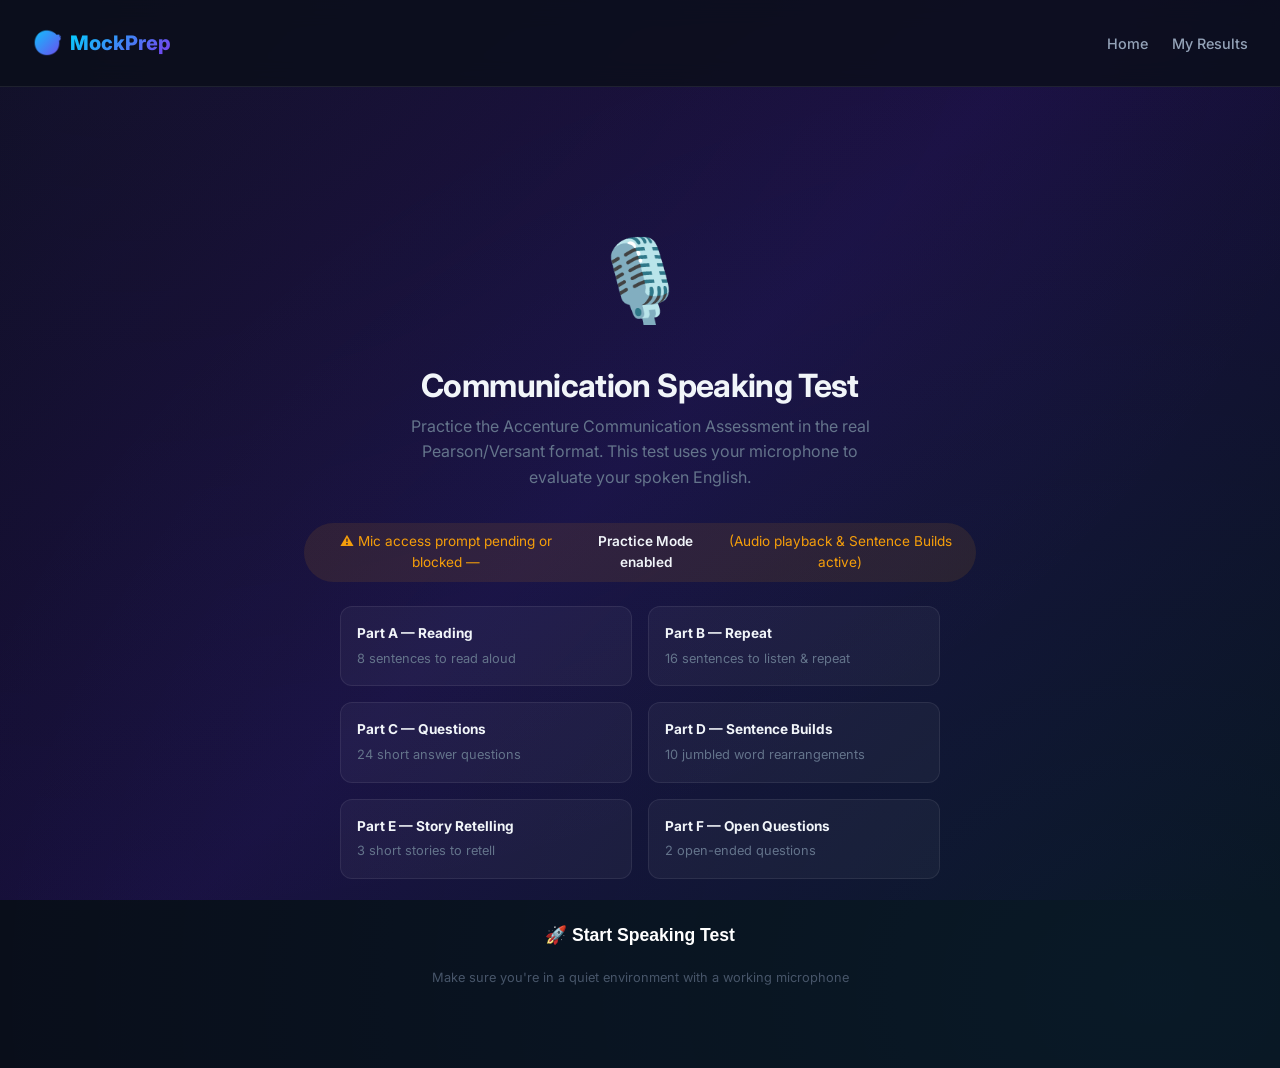
<file: comm-test.html>
<!DOCTYPE html>
<html lang="en">
<head>
  <meta charset="UTF-8">
  <meta name="viewport" content="width=device-width, initial-scale=1.0">
  <title>Communication Speaking — MockPrep</title>
  <meta name="description" content="Practice Accenture Communication Speaking Assessment in real Pearson test format">
  <link rel="stylesheet" href="css/style.css">
  <link rel="icon" href="data:image/svg+xml,<svg xmlns='http://www.w3.org/2000/svg' viewBox='0 0 100 100'><text y='.9em' font-size='90'>🎙️</text></svg>">
  <style>
    /* ── Communication Speaking Specific Styles ── */
    .comm-container { max-width: 800px; margin: 0 auto; padding: var(--space-xl) var(--space-md); padding-top: 80px; }

    /* Part Header */
    .part-header { text-align: center; margin-bottom: var(--space-xl); }
    .part-badge { display: inline-flex; align-items: center; gap: 8px; padding: 6px 18px; border-radius: 99px; background: linear-gradient(135deg, var(--accent-primary), var(--accent-secondary)); color: white; font-weight: 700; font-size: 0.85rem; letter-spacing: 1px; margin-bottom: var(--space-md); }
    .part-title { font-size: 1.5rem; font-weight: 700; margin-bottom: 4px; }
    .part-instructions { color: var(--text-muted); font-size: 0.9rem; max-width: 600px; margin: 0 auto; }

    /* Progress Bar */
    .comm-progress { display: flex; align-items: center; gap: var(--space-md); margin-bottom: var(--space-xl); }
    .comm-progress-bar { flex: 1; height: 6px; border-radius: 3px; background: var(--bg-glass); overflow: hidden; }
    .comm-progress-fill { height: 100%; border-radius: 3px; background: linear-gradient(90deg, var(--accent-primary), var(--accent-secondary)); transition: width 0.4s ease; }
    .comm-progress-text { font-size: 0.8rem; color: var(--text-muted); white-space: nowrap; min-width: 60px; text-align: right; }

    /* Question Card */
    .comm-card { background: var(--bg-glass); border: 1px solid var(--border-glass); backdrop-filter: blur(20px); border-radius: 16px; padding: var(--space-xl); margin-bottom: var(--space-lg); position: relative; }
    .comm-card-number { position: absolute; top: var(--space-md); left: var(--space-md); font-size: 0.75rem; color: var(--text-dim); font-weight: 600; }

    /* Text Display */
    .comm-text-display { font-size: 1.25rem; line-height: 1.8; text-align: center; padding: var(--space-lg); color: var(--text-primary); font-weight: 500; min-height: 80px; display: flex; align-items: center; justify-content: center; }
    .comm-text-display.story { font-size: 1rem; text-align: left; line-height: 1.9; }

    /* Recording Controls */
    .comm-controls { display: flex; flex-direction: column; align-items: center; gap: var(--space-md); margin-top: var(--space-lg); }

    /* Mic Button */
    .mic-btn { width: 80px; height: 80px; border-radius: 50%; border: 3px solid var(--border-glass); background: var(--bg-glass); color: var(--text-primary); font-size: 2rem; cursor: pointer; transition: all 0.3s ease; display: flex; align-items: center; justify-content: center; position: relative; }
    .mic-btn:hover { background: rgba(0, 212, 255, 0.1); border-color: var(--accent-primary); }
    .mic-btn.recording { background: rgba(239, 68, 68, 0.15); border-color: #ef4444; animation: pulse-ring 1.5s infinite; }
    .mic-btn.recording::before { content: ''; position: absolute; inset: -8px; border-radius: 50%; border: 2px solid rgba(239, 68, 68, 0.3); animation: pulse-ring 1.5s infinite; }
    @keyframes pulse-ring { 0% { transform: scale(1); opacity: 1; } 100% { transform: scale(1.3); opacity: 0; } }

    .mic-label { font-size: 0.85rem; color: var(--text-muted); }
    .mic-label.recording { color: #ef4444; font-weight: 600; }

    /* Timer Circle */
    .comm-timer { font-size: 1.5rem; font-weight: 700; color: var(--text-primary); font-variant-numeric: tabular-nums; }
    .comm-timer.warning { color: #f59e0b; }
    .comm-timer.danger { color: #ef4444; }

    /* Recognized Text */
    .recognized-text { width: 100%; min-height: 60px; padding: var(--space-md); border-radius: 12px; background: rgba(0, 212, 255, 0.05); border: 1px solid rgba(0, 212, 255, 0.15); color: var(--text-secondary); font-size: 0.9rem; line-height: 1.6; text-align: center; margin-top: var(--space-sm); }
    .recognized-text.empty { color: var(--text-dim); font-style: italic; }
    .recognized-text .match { color: #22c55e; }
    .recognized-text .mismatch { color: #ef4444; text-decoration: underline; }

    /* Accuracy Badge */
    .accuracy-badge { display: inline-flex; align-items: center; gap: 6px; padding: 4px 14px; border-radius: 99px; font-size: 0.85rem; font-weight: 700; margin-top: var(--space-sm); }
    .accuracy-badge.high { background: rgba(34, 197, 94, 0.15); color: #22c55e; }
    .accuracy-badge.medium { background: rgba(245, 158, 11, 0.15); color: #f59e0b; }
    .accuracy-badge.low { background: rgba(239, 68, 68, 0.15); color: #ef4444; }

    /* Sentence Build */
    .sb-words-container { display: flex; flex-wrap: wrap; gap: 10px; justify-content: center; padding: var(--space-lg); min-height: 60px; }
    .sb-word { padding: 8px 16px; border-radius: 8px; background: var(--bg-glass); border: 1px solid var(--border-glass); cursor: pointer; font-size: 1rem; font-weight: 500; color: var(--text-primary); transition: all 0.2s ease; user-select: none; }
    .sb-word:hover { border-color: var(--accent-primary); background: rgba(0, 212, 255, 0.1); }
    .sb-word.selected { opacity: 0.3; pointer-events: none; }

    .sb-answer-area { min-height: 60px; padding: var(--space-md); border-radius: 12px; border: 2px dashed var(--border-glass); display: flex; flex-wrap: wrap; gap: 8px; align-items: center; justify-content: center; margin-bottom: var(--space-md); transition: border-color 0.3s ease; }
    .sb-answer-area.active { border-color: var(--accent-primary); }
    .sb-answer-word { padding: 6px 14px; border-radius: 8px; background: linear-gradient(135deg, rgba(0, 212, 255, 0.15), rgba(124, 58, 237, 0.15)); border: 1px solid rgba(0, 212, 255, 0.3); cursor: pointer; font-size: 1rem; font-weight: 500; color: var(--text-primary); animation: fadeInScale 0.2s ease; }
    .sb-answer-word:hover { background: rgba(239, 68, 68, 0.15); border-color: rgba(239, 68, 68, 0.3); }
    @keyframes fadeInScale { from { transform: scale(0.8); opacity: 0; } to { transform: scale(1); opacity: 1; } }

    /* Play Button */
    .play-btn { padding: 10px 24px; border-radius: 12px; background: linear-gradient(135deg, var(--accent-primary), var(--accent-secondary)); border: none; color: white; font-weight: 600; font-size: 0.95rem; cursor: pointer; transition: all 0.3s ease; display: inline-flex; align-items: center; gap: 8px; }
    .play-btn:hover { transform: translateY(-2px); box-shadow: 0 4px 20px rgba(0, 212, 255, 0.3); }
    .play-btn:disabled { opacity: 0.5; cursor: not-allowed; transform: none; }

    /* Nav Buttons */
    .comm-nav { display: flex; justify-content: space-between; align-items: center; margin-top: var(--space-xl); }
    .comm-nav-btn { padding: 10px 24px; border-radius: 12px; border: 1px solid var(--border-glass); background: var(--bg-glass); color: var(--text-primary); font-weight: 600; cursor: pointer; transition: all 0.3s ease; display: inline-flex; align-items: center; gap: 8px; }
    .comm-nav-btn:hover { background: rgba(0, 212, 255, 0.1); border-color: var(--accent-primary); }
    .comm-nav-btn.primary { background: linear-gradient(135deg, var(--accent-primary), var(--accent-secondary)); border: none; color: white; }
    .comm-nav-btn.primary:hover { transform: translateY(-2px); box-shadow: 0 4px 20px rgba(0, 212, 255, 0.3); }

    /* Model Answer */
    .model-answer { margin-top: var(--space-md); padding: var(--space-md); border-radius: 12px; background: rgba(34, 197, 94, 0.05); border: 1px solid rgba(34, 197, 94, 0.15); }
    .model-answer-label { font-size: 0.75rem; color: #22c55e; font-weight: 700; text-transform: uppercase; letter-spacing: 1px; margin-bottom: 6px; }
    .model-answer-text { color: var(--text-secondary); font-size: 0.9rem; line-height: 1.6; }

    /* Hint */
    .hint-text { font-size: 0.85rem; color: var(--text-dim); font-style: italic; margin-top: var(--space-sm); text-align: center; }

    /* Setup Screen */
    .setup-screen { text-align: center; padding: var(--space-2xl); }
    .setup-icon { font-size: 5rem; margin-bottom: var(--space-lg); }
    .setup-title { font-size: 2rem; font-weight: 700; margin-bottom: var(--space-sm); }
    .setup-desc { color: var(--text-muted); max-width: 500px; margin: 0 auto var(--space-xl); }
    .setup-parts { display: grid; grid-template-columns: repeat(auto-fit, minmax(200px, 1fr)); gap: var(--space-md); text-align: left; margin-bottom: var(--space-xl); max-width: 600px; margin-left: auto; margin-right: auto; }
    .setup-part { padding: var(--space-md); border-radius: 12px; background: var(--bg-glass); border: 1px solid var(--border-glass); }
    .setup-part-label { font-weight: 700; font-size: 0.85rem; color: var(--accent-primary); margin-bottom: 4px; }
    .setup-part-desc { font-size: 0.8rem; color: var(--text-muted); }

    /* Mic permission */
    .mic-status { display: inline-flex; align-items: center; gap: 8px; padding: 8px 16px; border-radius: 99px; font-size: 0.85rem; margin-bottom: var(--space-lg); }
    .mic-status.granted { background: rgba(34, 197, 94, 0.1); color: #22c55e; }
    .mic-status.denied { background: rgba(239, 68, 68, 0.1); color: #ef4444; }
    .mic-status.pending { background: rgba(245, 158, 11, 0.1); color: #f59e0b; }

    /* Score Summary */
    .comm-score-hero { text-align: center; padding: var(--space-2xl) 0; }
    .comm-score-circle { width: 160px; height: 160px; border-radius: 50%; background: linear-gradient(135deg, rgba(0, 212, 255, 0.1), rgba(124, 58, 237, 0.1)); border: 4px solid; display: flex; flex-direction: column; align-items: center; justify-content: center; margin: 0 auto var(--space-lg); }
    .comm-score-circle.high { border-color: #22c55e; }
    .comm-score-circle.medium { border-color: #f59e0b; }
    .comm-score-circle.low { border-color: #ef4444; }
    .comm-score-value { font-size: 2.5rem; font-weight: 800; }
    .comm-score-label { font-size: 0.8rem; color: var(--text-muted); text-transform: uppercase; letter-spacing: 1px; }

    .comm-part-scores { display: grid; grid-template-columns: repeat(auto-fit, minmax(140px, 1fr)); gap: var(--space-md); margin: var(--space-xl) 0; }
    .comm-part-score { padding: var(--space-md); border-radius: 12px; background: var(--bg-glass); border: 1px solid var(--border-glass); text-align: center; }
    .comm-part-score-label { font-size: 0.75rem; color: var(--text-muted); margin-bottom: 4px; }
    .comm-part-score-value { font-size: 1.5rem; font-weight: 700; }

    /* Overall timer */
    .overall-timer { position: fixed; top: 70px; right: 20px; padding: 8px 16px; border-radius: 12px; background: var(--bg-glass); border: 1px solid var(--border-glass); backdrop-filter: blur(20px); font-weight: 700; font-variant-numeric: tabular-nums; z-index: 100; display: flex; align-items: center; gap: 8px; }
    .overall-timer .timer-icon { font-size: 1rem; }

    /* Browser not supported */
    .not-supported { text-align: center; padding: var(--space-2xl); }
    .not-supported h2 { color: #ef4444; margin-bottom: var(--space-md); }

    /* Speaking indicator */
    .speaking-indicator { display: flex; align-items: center; gap: 4px; justify-content: center; height: 30px; }
    .speaking-bar { width: 4px; border-radius: 2px; background: var(--accent-primary); animation: speaking-wave 0.8s ease-in-out infinite; }
    .speaking-bar:nth-child(1) { height: 12px; animation-delay: 0s; }
    .speaking-bar:nth-child(2) { height: 20px; animation-delay: 0.1s; }
    .speaking-bar:nth-child(3) { height: 16px; animation-delay: 0.2s; }
    .speaking-bar:nth-child(4) { height: 24px; animation-delay: 0.3s; }
    .speaking-bar:nth-child(5) { height: 12px; animation-delay: 0.4s; }
    @keyframes speaking-wave { 0%, 100% { transform: scaleY(0.5); } 50% { transform: scaleY(1.2); } }
  </style>
</head>
<body>

  <!-- Navigation -->
  <nav class="navbar">
    <a href="index.html" class="navbar-brand">
      <span class="logo-icon">🎯</span>
      <span>MockPrep</span>
    </a>
    <div class="navbar-links">
      <a href="index.html">Home</a>
      <a href="results.html">My Results</a>
    </div>
  </nav>

  <div class="comm-container">

    <!-- Browser Not Supported -->
    <div id="not-supported-view" class="not-supported hidden">
      <div style="font-size: 4rem; margin-bottom: var(--space-md);">⚠️</div>
      <h2>Browser Not Supported</h2>
      <p class="text-muted">This speaking assessment requires the Web Speech API which is best supported in <strong>Google Chrome</strong>.</p>
      <p class="text-muted" style="margin-top: var(--space-sm);">Please open this page in Chrome to continue.</p>
      <a href="index.html" class="btn btn-primary btn-lg" style="margin-top: var(--space-xl);">← Back to Home</a>
    </div>

    <!-- Setup Screen -->
    <div id="setup-view">
      <div class="setup-screen">
        <div class="setup-icon">🎙️</div>
        <h1 class="setup-title">Communication Speaking Test</h1>
        <p class="setup-desc">Practice the Accenture Communication Assessment in the real Pearson/Versant format. This test uses your microphone to evaluate your spoken English.</p>

        <div id="mic-status" class="mic-status pending">⏳ Checking microphone...</div>

        <div class="setup-parts">
          <div class="setup-part">
            <div class="setup-part-label">Part A — Reading</div>
            <div class="setup-part-desc">8 sentences to read aloud</div>
          </div>
          <div class="setup-part">
            <div class="setup-part-label">Part B — Repeat</div>
            <div class="setup-part-desc">16 sentences to listen & repeat</div>
          </div>
          <div class="setup-part">
            <div class="setup-part-label">Part C — Questions</div>
            <div class="setup-part-desc">24 short answer questions</div>
          </div>
          <div class="setup-part">
            <div class="setup-part-label">Part D — Sentence Builds</div>
            <div class="setup-part-desc">10 jumbled word rearrangements</div>
          </div>
          <div class="setup-part">
            <div class="setup-part-label">Part E — Story Retelling</div>
            <div class="setup-part-desc">3 short stories to retell</div>
          </div>
          <div class="setup-part">
            <div class="setup-part-label">Part F — Open Questions</div>
            <div class="setup-part-desc">2 open-ended questions</div>
          </div>
        </div>

        <button id="start-test-btn" class="play-btn" style="font-size: 1.1rem; padding: 14px 32px;" onclick="startTest()" disabled>
          🎙️ Start Speaking Test
        </button>
        <p style="margin-top: var(--space-sm); font-size: 0.8rem; color: var(--text-dim);">Make sure you're in a quiet environment with a working microphone</p>
      </div>
    </div>

    <!-- Test View -->
    <div id="test-view" class="hidden">
      <!-- Overall Timer -->
      <div class="overall-timer">
        <span class="timer-icon">⏱️</span>
        <span id="overall-timer-display">20:00</span>
      </div>

      <!-- Part Header -->
      <div class="part-header">
        <div class="part-badge" id="part-badge">PART A</div>
        <div class="part-title" id="part-title">Reading</div>
        <div class="part-instructions" id="part-instructions">Read the sentence aloud clearly at a moderate pace.</div>
      </div>

      <!-- Progress -->
      <div class="comm-progress">
        <div class="comm-progress-bar">
          <div class="comm-progress-fill" id="progress-fill" style="width: 0%"></div>
        </div>
        <div class="comm-progress-text" id="progress-text">1 / 8</div>
      </div>

      <!-- Question Card -->
      <div class="comm-card" id="question-card">
        <div class="comm-card-number" id="card-number">Q1</div>

        <!-- Text to read/listen -->
        <div class="comm-text-display" id="text-display">
          Loading...
        </div>

        <!-- Play button (for Repeat/Story) -->
        <div style="text-align: center; margin: var(--space-md) 0;" id="play-container" class="hidden">
          <button class="play-btn" id="play-audio-btn" onclick="playAudio()">
            🔊 Listen
          </button>
          <div class="speaking-indicator hidden" id="speaking-indicator">
            <div class="speaking-bar"></div>
            <div class="speaking-bar"></div>
            <div class="speaking-bar"></div>
            <div class="speaking-bar"></div>
            <div class="speaking-bar"></div>
          </div>
        </div>

        <!-- Sentence Build Area -->
        <div id="sb-area" class="hidden">
          <div class="sb-answer-area" id="sb-answer-area">
            <span style="color: var(--text-dim); font-size: 0.9rem;">Click words below to build the sentence</span>
          </div>
          <div class="sb-words-container" id="sb-words-container"></div>
        </div>

        <!-- Recording Controls (for Reading/Repeat/Questions/Stories/Open) -->
        <div class="comm-controls" id="recording-controls">
          <!-- Timer for this question -->
          <div class="comm-timer" id="question-timer">0:30</div>

          <!-- Mic Button -->
          <button class="mic-btn" id="mic-btn" onclick="toggleRecording()">🎤</button>
          <div class="mic-label" id="mic-label">Click to start recording</div>

          <!-- Audio Replay and Native Accent Bar (shown once user records) -->
          <div id="audio-replay-bar" class="hidden" style="margin: 12px 0; display: flex; gap: 10px; justify-content: center; align-items: center; flex-wrap: wrap;">
            <button class="btn btn-secondary btn-sm" id="replay-voice-btn" onclick="replayUserVoice()" style="display: inline-flex; align-items: center; gap: 6px; border-radius: 99px; padding: 6px 16px; font-weight: 600;">
              <span>▶️</span> Replay My Voice (Check Pronunciation)
            </button>
            <button class="btn btn-ghost btn-sm" id="native-voice-btn" onclick="playNativeVoice()" style="display: inline-flex; align-items: center; gap: 6px; border-radius: 99px; padding: 6px 14px; font-weight: 600;">
              <span>🔊</span> Hear Native Accent
            </button>
          </div>
          <audio id="user-voice-player" style="display:none;"></audio>

          <!-- Recognized Text -->
          <div class="recognized-text empty" id="recognized-text">Your speech will appear here...</div>

          <!-- Accuracy -->
          <div id="accuracy-container" class="hidden">
            <div class="accuracy-badge" id="accuracy-badge">✓ 95% match</div>
          </div>
        </div>

        <!-- Model Answer (for Questions) -->
        <div class="model-answer hidden" id="model-answer">
          <div class="model-answer-label">💡 Model Answer</div>
          <div class="model-answer-text" id="model-answer-text"></div>
        </div>

        <!-- Hint (for Open Questions) -->
        <div class="hint-text hidden" id="hint-text"></div>
      </div>

      <!-- Navigation -->
      <div class="comm-nav">
        <button class="comm-nav-btn" id="skip-btn" onclick="skipQuestion()">Skip →</button>
        <button class="comm-nav-btn primary" id="next-btn" onclick="nextItem()">Next →</button>
      </div>
    </div>

    <!-- Results View -->
    <div id="results-view" class="hidden">
      <div class="comm-score-hero">
        <div class="comm-score-circle" id="score-circle">
          <div class="comm-score-value" id="final-score">0%</div>
          <div class="comm-score-label">Overall</div>
        </div>
        <h2>Communication Assessment Complete!</h2>
        <p class="text-muted" id="result-subtitle">Practice makes perfect — keep improving!</p>
      </div>

      <div class="comm-part-scores" id="part-scores"></div>

      <!-- Full Mock Test Progression (Shown when in full mock test) -->
      <div id="fullmock-next-stage" class="hidden"></div>

      <div style="text-align: center; margin-top: var(--space-xl);">
        <a href="index.html" class="btn btn-primary btn-lg">🏠 Back to Home</a>
        <button class="comm-nav-btn" style="margin-left: var(--space-md);" onclick="location.reload()">🔄 Retake</button>
      </div>
    </div>

  <!-- Auto-Transition Modal for Full Mock Test -->
  <div class="modal-overlay" id="fullmock-transition-modal">
    <div class="modal" style="max-width: 520px; text-align: center; border: 2px solid #10b981; box-shadow: 0 10px 40px rgba(16, 185, 129, 0.35);">
      <div style="font-size: 3rem; margin-bottom: 6px;">🎙️⚡</div>
      <h3 style="font-size: 1.4rem; color: #fff; margin-bottom: 6px;">Stage 2 Complete!</h3>
      <p style="color: var(--text-secondary); font-size: 0.95rem; margin-bottom: 16px;">
        Communication Speaking Assessment evaluated successfully.
      </p>
      <div style="background: rgba(16, 185, 129, 0.1); border: 1px solid rgba(16, 185, 129, 0.3); border-radius: 12px; padding: 14px; margin-bottom: 20px;">
        <div style="font-size: 0.78rem; color: var(--text-muted); text-transform: uppercase; letter-spacing: 0.5px;">Next Recruitment Stage</div>
        <div style="font-weight: 700; color: #10b981; font-size: 1.05rem; margin-top: 4px;">Stage 3: Gamified Cognitive Assessment (Bubble 14s, Doors 4m, Maze 4m)</div>
      </div>
      <p style="font-size: 0.9rem; color: var(--text-muted); margin-bottom: 18px;">
        Auto-advancing in <strong id="fm-trans-timer" style="color: #10b981; font-size: 1.3rem;">3</strong>s...
      </p>
      <button class="btn btn-primary btn-lg" id="fm-trans-btn" style="width: 100%; background: linear-gradient(135deg, #10b981, #00d4ff);">
        Proceed Now ➔
      </button>
    </div>
  </div>

  <script src="data/accenture-data.js"></script>
  <script src="js/comm-engine.js"></script>
</body>
</html>
</file>
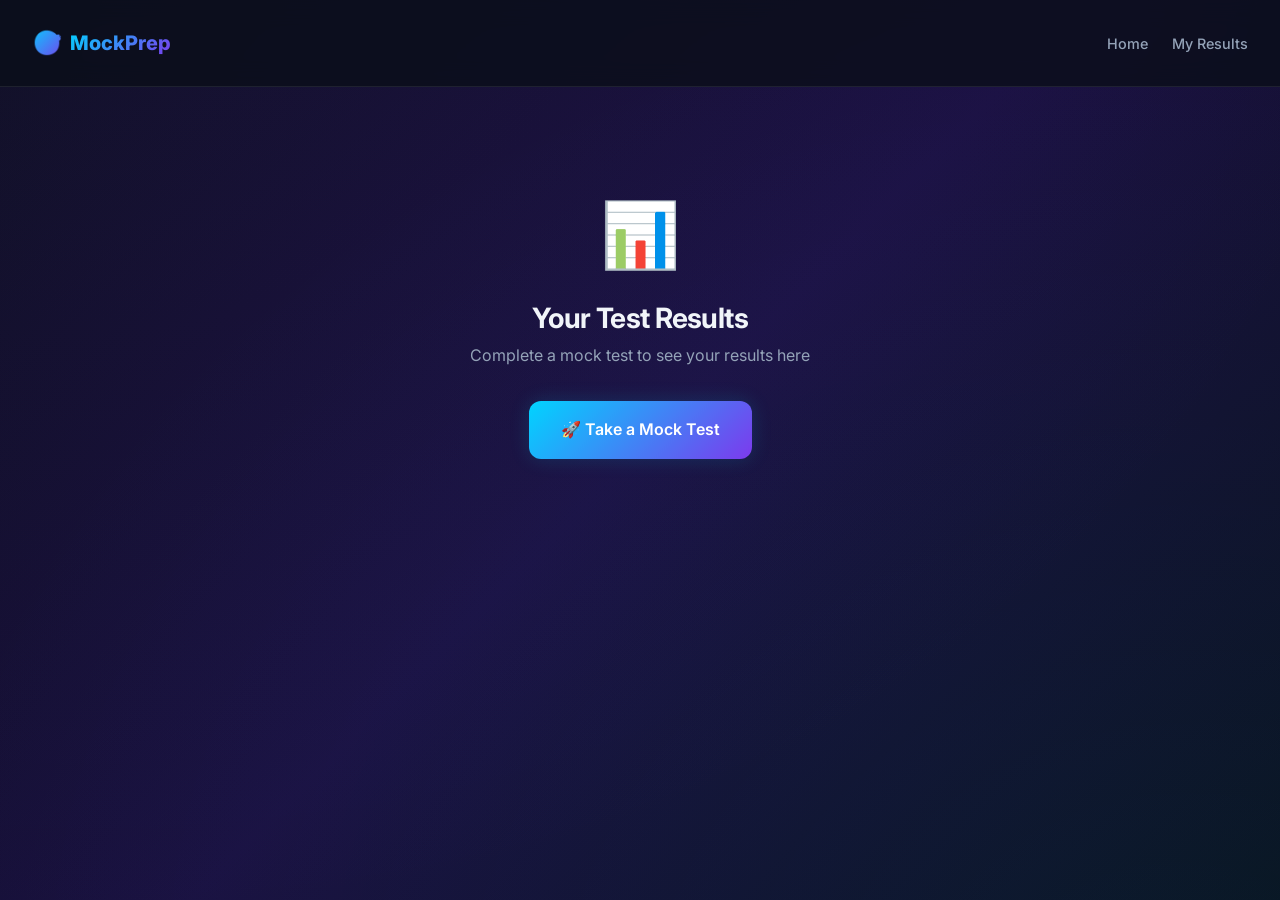
<file: results.html>
<!DOCTYPE html>
<html lang="en">
<head>
  <meta charset="UTF-8">
  <meta name="viewport" content="width=device-width, initial-scale=1.0">
  <title>Results — MockPrep</title>
  <meta name="description" content="View your mock test results and review answers">
  <link rel="stylesheet" href="css/style.css">
  <link rel="icon" href="data:image/svg+xml,<svg xmlns='http://www.w3.org/2000/svg' viewBox='0 0 100 100'><text y='.9em' font-size='90'>📊</text></svg>">
</head>
<body>

  <!-- Navigation -->
  <nav class="navbar">
    <a href="index.html" class="navbar-brand">
      <span class="logo-icon">🎯</span>
      <span>MockPrep</span>
    </a>
    <div class="navbar-links">
      <a href="index.html">Home</a>
      <a href="results.html">My Results</a>
    </div>
  </nav>

  <!-- Results Content -->
  <div class="container-narrow" style="padding-top: var(--space-xl); padding-bottom: var(--space-3xl);">

    <!-- No Result / History View -->
    <div id="no-result-view" class="hidden">
      <div class="results-hero">
        <div style="font-size: 4rem; margin-bottom: var(--space-md);">📊</div>
        <h2>Your Test Results</h2>
        <p class="text-muted" style="margin-top: var(--space-sm);">Complete a mock test to see your results here</p>
        <a href="index.html" class="btn btn-primary btn-lg" style="margin-top: var(--space-xl);">🚀 Take a Mock Test</a>
      </div>

      <!-- History -->
      <div id="history-section" class="hidden" style="margin-top: var(--space-2xl);">
        <h3 style="margin-bottom: var(--space-lg);">📋 Past Attempts</h3>
        <div id="history-list"></div>
      </div>
    </div>

    <!-- Result Detail View -->
    <div id="result-view" class="hidden">
      <!-- Score Hero -->
      <div class="results-hero">
        <div class="score-circle">
          <svg viewBox="0 0 200 200">
            <defs>
              <linearGradient id="scoreGradient" x1="0%" y1="0%" x2="100%" y2="100%">
                <stop offset="0%" style="stop-color:#00d4ff" />
                <stop offset="100%" style="stop-color:#7c3aed" />
              </linearGradient>
            </defs>
            <circle class="bg-ring" cx="100" cy="100" r="90" />
            <circle class="progress-ring" id="score-ring" cx="100" cy="100" r="90" />
          </svg>
          <div class="score-text">
            <div class="score-percent" id="score-percent">0%</div>
            <div class="score-label">Score</div>
          </div>
        </div>

        <h2 id="result-title">Test Results</h2>
        <p class="text-muted" id="result-subtitle"></p>
      </div>

      <!-- Score Summary Cards -->
      <div class="score-summary-grid" id="score-summary">
        <!-- Injected by JS -->
      </div>

      <!-- Full Mock Grand Recruitment Scorecard Section -->
      <div id="fullmock-grand-scorecard" class="hidden"></div>

      <!-- Full Mock Test Progression Banner (Shown when coming from intermediate stage) -->
      <div id="fullmock-next-stage" class="hidden"></div>

      <!-- Tabs -->
      <div class="tabs-container">
        <button class="tab-btn active" onclick="switchTab('overview')">📊 Overview</button>
        <button class="tab-btn" onclick="switchTab('review')">📝 Review Answers</button>
        <button class="tab-btn" onclick="switchTab('history')">📋 History</button>
      </div>

      <!-- Overview Tab -->
      <div class="tab-content active" id="tab-overview">
        <h3 style="margin-bottom: var(--space-md);">Topic-wise Performance</h3>
        <div class="section-breakdown" id="topic-breakdown">
          <!-- Injected by JS -->
        </div>

        <div style="margin-top: var(--space-xl);">
          <h3 style="margin-bottom: var(--space-md);">📚 Study Recommendations</h3>
          <div id="recommendations" class="glass-card">
            <!-- Injected by JS -->
          </div>
        </div>
      </div>

      <!-- Review Tab -->
      <div class="tab-content" id="tab-review">
        <div style="display: flex; justify-content: space-between; align-items: center; margin-bottom: var(--space-lg);">
          <h3>Answer Review</h3>
          <div style="display: flex; gap: var(--space-sm); flex-wrap: wrap;" id="review-filter-buttons">
            <button class="btn btn-sm btn-ghost active" onclick="filterReview('all')">All</button>
            <button class="btn btn-sm btn-ghost" onclick="filterReview('incorrect')">❌ Incorrect</button>
            <button class="btn btn-sm btn-ghost" onclick="filterReview('correct')">✅ Correct</button>
            <button class="btn btn-sm btn-ghost" onclick="filterReview('skipped')">⬜ Skipped</button>
          </div>
        </div>
        <div id="review-list">
          <!-- Injected by JS -->
        </div>
      </div>

      <!-- History Tab -->
      <div class="tab-content" id="tab-history">
        <h3 style="margin-bottom: var(--space-lg);">📋 All Past Attempts</h3>
        <div id="full-history-list"></div>
      </div>

      <!-- Actions -->
      <div style="text-align: center; margin-top: var(--space-2xl); padding-top: var(--space-xl); border-top: 1px solid var(--border-glass);">
        <a href="index.html" class="btn btn-primary btn-lg">🔄 Take Another Test</a>
      </div>
    </div>
  </div>

  <script src="js/results.js"></script>
</body>
</html>
</file>
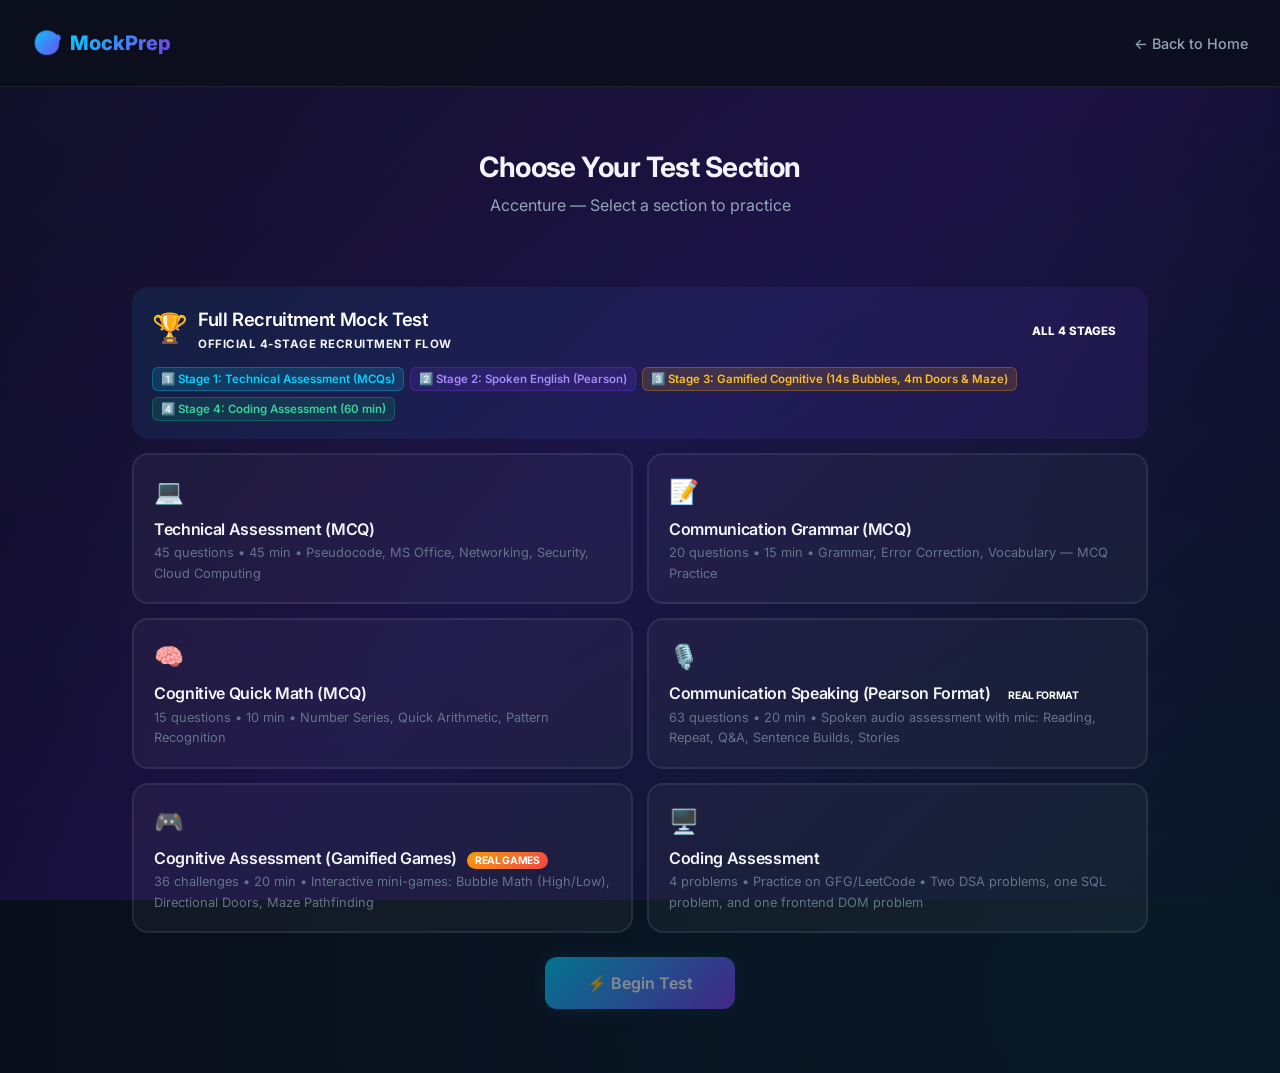
<file: test.html>
<!DOCTYPE html>
<html lang="en">
<head>
  <meta charset="UTF-8">
  <meta name="viewport" content="width=device-width, initial-scale=1.0">
  <title>Mock Test — MockPrep</title>
  <meta name="description" content="Take a timed mock test for your placement exam">
  <link rel="stylesheet" href="css/style.css">
  <link rel="icon" href="data:image/svg+xml,<svg xmlns='http://www.w3.org/2000/svg' viewBox='0 0 100 100'><text y='.9em' font-size='90'>📝</text></svg>">
</head>
<body>

  <!-- Navigation -->
  <nav class="navbar" id="main-navbar">
    <a href="index.html" class="navbar-brand">
      <span class="logo-icon">🎯</span>
      <span>MockPrep</span>
    </a>
    <div class="navbar-links">
      <a href="index.html">← Back to Home</a>
    </div>
  </nav>

  <!-- Section Selector (shown first) -->
  <div id="section-select-view" class="section-select-page">
    <div class="container-narrow">
      <h2>Choose Your <span class="gradient-text">Test Section</span></h2>
      <p class="subtitle" id="company-name-display">Loading...</p>

      <div class="section-selector" id="section-options">
        <!-- Injected by JS -->
      </div>

      <div class="section-select-actions">
        <button class="btn btn-primary btn-lg" id="begin-test-btn" disabled onclick="beginTest()">
          ⚡ Begin Test
        </button>
      </div>
    </div>
  </div>

  <!-- Test View (Exam Environment, fixed 100vh viewport) -->
  <div id="test-view" class="hidden exam-mode-view">
    <!-- Test Top Header Bar -->
    <header class="exam-header-bar">
      <div class="exam-header-left">
        <a href="index.html" class="exam-brand" title="Exit Test">
          <span class="logo-icon">🎯</span>
          <span class="exam-brand-title">MockPrep</span>
        </a>
        <div class="exam-divider"></div>
        <div class="test-info">
          <span class="test-section-name" id="current-section-name">Technical MCQ</span>
          <span class="test-progress-text" id="progress-text">Question 1 of 45</span>
        </div>
      </div>

      <div class="exam-header-right">
        <div class="timer-display" id="timer-display">
          <span class="timer-icon">⏱️</span>
          <span id="timer-value">45:00</span>
        </div>
        <button class="btn btn-sm btn-danger exam-submit-top" onclick="showSubmitModal()">
          📤 Submit Test
        </button>
      </div>
    </header>

    <!-- Slim Progress Bar -->
    <div class="progress-bar-container">
      <div class="progress-bar" id="progress-bar" style="width: 0%"></div>
    </div>

    <!-- Main Exam Workspace (fills remaining 100vh height without page scroll) -->
    <div class="exam-workspace">
      <!-- Left Column: Question Area -->
      <div class="exam-question-column">
        <!-- Scrollable Question Content (if extra long, scrolls inside here ONLY) -->
        <div class="exam-question-body question-card" id="question-card">
          <!-- Question content injected by JS -->
        </div>

        <!-- Pinned Bottom Action Footer: ALWAYS visible on screen! -->
        <div class="exam-action-bar">
          <div class="exam-actions-left">
            <button class="btn btn-ghost flag-btn" id="flag-btn" onclick="toggleFlag()">
              🚩 Flag for Review
            </button>
            <button class="btn btn-ghost" onclick="clearAnswer()">
              ✕ Clear Response
            </button>
          </div>
          <div class="exam-actions-right">
            <button class="btn btn-secondary" id="prev-btn" onclick="prevQuestion()">
              ← Previous
            </button>
            <button class="btn btn-primary" id="next-btn" onclick="nextQuestion()">
              Next Question →
            </button>
          </div>
        </div>
      </div>

      <!-- Right Column: Sidebar Navigator -->
      <aside class="exam-sidebar">
        <div class="sidebar-header">
          <h4>Question Navigator</h4>
          <span class="total-q-badge" id="total-q-badge">Navigator</span>
        </div>

        <!-- Question Grid with smooth auto-scroll -->
        <div class="question-nav-grid-wrapper">
          <div class="question-nav-grid" id="question-nav">
            <!-- Injected by JS -->
          </div>
        </div>

        <div class="nav-legend">
          <div class="legend-item"><div class="legend-dot current"></div> Current</div>
          <div class="legend-item"><div class="legend-dot answered"></div> Answered</div>
          <div class="legend-item"><div class="legend-dot flagged"></div> Flagged</div>
          <div class="legend-item"><div class="legend-dot unanswered"></div> Unvisited</div>
        </div>

        <div class="exam-sidebar-summary">
          <div class="summary-pill answered">
            <span>✅ Answered</span>
            <strong id="answered-count">0</strong>
          </div>
          <div class="summary-pill flagged">
            <span>🚩 Flagged</span>
            <strong id="flagged-count">0</strong>
          </div>
          <div class="summary-pill remaining">
            <span>⬜ Remaining</span>
            <strong id="remaining-count">0</strong>
          </div>
        </div>

        <button class="btn btn-danger exam-submit-bottom" onclick="showSubmitModal()">
          📤 Submit Test
        </button>
      </aside>
    </div>
  </div>

  <!-- Coding Links View (for coding section) -->
  <div id="coding-view" class="hidden">
    <div class="container-narrow" style="padding-top: var(--space-2xl); padding-bottom: var(--space-3xl);">
      <div id="coding-fullmock-pipeline" class="hidden"></div>
      <h2>🖥️ Coding Practice <span class="gradient-text">Problems</span></h2>
      <p class="text-muted" style="margin-bottom: var(--space-xl);">
        These are Accenture-level coding problems. Practice them on GFG/LeetCode. 
        Each attempt gives 2 DSA problems, 1 SQL problem, and 1 frontend DOM problem in 60 minutes.
      </p>
      <div class="coding-links-grid" id="coding-links-grid">
        <!-- Injected by JS -->
      </div>
      <div style="text-align: center; margin-top: var(--space-2xl);">
        <a href="index.html" class="btn btn-secondary">← Back to Home</a>
      </div>
    </div>
  </div>

  <!-- Full Mock Completion Modal -->
  <div class="modal-overlay" id="fullmock-complete-modal">
    <div class="modal" style="max-width: 520px; text-align: center;">
      <div style="font-size: 3rem; margin-bottom: 8px;">🎉🏆</div>
      <h3 style="font-size: 1.5rem; color: #fff;">Full Mock Assessment Complete!</h3>
      <p style="color: var(--text-secondary); margin-bottom: 16px; font-size: 0.95rem; line-height: 1.6;">
        Outstanding work! You have tackled all <strong>4 official stages</strong> of the Accenture recruitment process:
      </p>
      <div style="text-align: left; background: rgba(255,255,255,0.05); padding: 14px 20px; border-radius: 12px; margin-bottom: 20px; font-size: 0.88rem; line-height: 1.9;">
        <div>✅ <strong>Stage 1:</strong> Technical Assessment (MCQs)</div>
        <div>✅ <strong>Stage 2:</strong> Communication Speaking (Pearson Format)</div>
        <div>✅ <strong>Stage 3:</strong> Cognitive Games (Bubble 14s, Doors 4m, Maze 4m)</div>
        <div>✅ <strong>Stage 4:</strong> Algorithmic Coding Assessment</div>
      </div>
      <div class="modal-actions" style="justify-content: center; gap: 12px;">
        <a href="results.html" class="btn btn-primary btn-lg" style="text-decoration: none;">📊 View Results History</a>
        <a href="index.html" class="btn btn-secondary" style="text-decoration: none;">🏠 Return Home</a>
      </div>
    </div>
  </div>

  <!-- Submit Confirmation Modal -->
  <div class="modal-overlay" id="submit-modal">
    <div class="modal">
      <h3>📤 Submit Test?</h3>
      <p id="submit-modal-text">Are you sure you want to submit? You have answered 0 out of 0 questions.</p>
      <div class="modal-actions">
        <button class="btn btn-secondary" onclick="hideSubmitModal()">Cancel</button>
        <button class="btn btn-success" onclick="submitTest()">Submit Now</button>
      </div>
    </div>
  </div>

  <!-- Time's Up Modal -->
  <div class="modal-overlay" id="timeup-modal">
    <div class="modal">
      <h3>⏰ Time's Up!</h3>
      <p>Your time has expired. The test will be auto-submitted with your current answers.</p>
      <div class="modal-actions">
        <button class="btn btn-primary" onclick="submitTest()">Continue</button>
      </div>
    </div>
  </div>

  <!-- Auto-Transition Modal for Full Mock Test -->
  <div class="modal-overlay" id="fullmock-transition-modal">
    <div class="modal" style="max-width: 520px; text-align: center; border: 2px solid var(--accent-primary); box-shadow: 0 10px 40px rgba(0, 212, 255, 0.35);">
      <div style="font-size: 3rem; margin-bottom: 6px;" id="fm-trans-icon">✅🚀</div>
      <h3 style="font-size: 1.4rem; color: #fff; margin-bottom: 6px;" id="fm-trans-title">Stage 1 Complete!</h3>
      <p style="color: var(--text-secondary); font-size: 0.95rem; margin-bottom: 16px;" id="fm-trans-desc">
        Technical Assessment MCQs submitted successfully.
      </p>
      <div style="background: rgba(0, 212, 255, 0.1); border: 1px solid rgba(0, 212, 255, 0.3); border-radius: 12px; padding: 14px; margin-bottom: 20px;">
        <div style="font-size: 0.78rem; color: var(--text-muted); text-transform: uppercase; letter-spacing: 0.5px;">Next Recruitment Stage</div>
        <div style="font-weight: 700; color: #00d4ff; font-size: 1.05rem; margin-top: 4px;" id="fm-trans-next">Stage 2: Communication Speaking (Pearson Format)</div>
      </div>
      <p style="font-size: 0.9rem; color: var(--text-muted); margin-bottom: 18px;">
        Auto-advancing in <strong id="fm-trans-timer" style="color: var(--accent-blue); font-size: 1.3rem;">3</strong>s...
      </p>
      <button class="btn btn-primary btn-lg" id="fm-trans-btn" style="width: 100%;">
        Proceed Now ➔
      </button>
    </div>
  </div>

  <script src="data/accenture-data.js"></script>
  <script src="data/capgemini-data.js"></script>
  <script src="js/test-engine.js"></script>
</body>
</html>
</file>
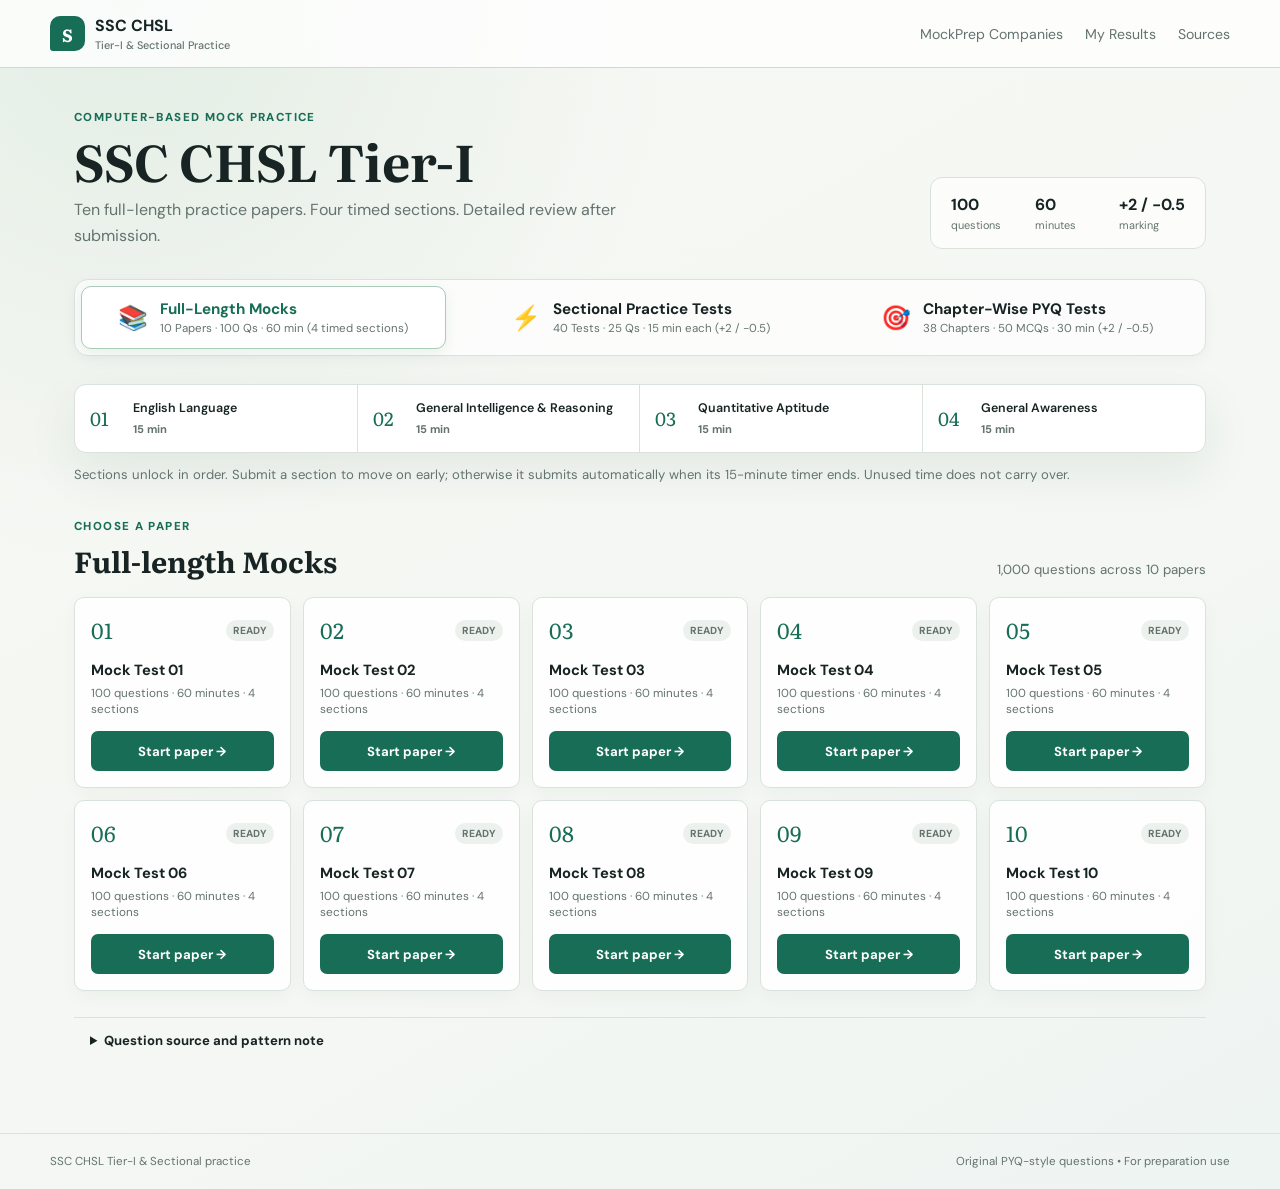
<file: ssc-chsl/SSC_CHSL_Tier1_Mock_Exam.html>
<!DOCTYPE html>
<html lang="en">
<head>
  <meta charset="UTF-8">
  <meta name="viewport" content="width=device-width, initial-scale=1.0">
  <meta name="description" content="SSC CHSL Tier-I practice: Full-length 60-minute mocks and focused 15-minute sectional practice with detailed review.">
  <title>SSC CHSL Tier-I Mocks &amp; Sectional Practice</title>
  <link rel="stylesheet" href="ssc-chsl-mock.css?v=3.0">
</head>
<body>
  <header class="site-header">
    <a class="brand" href="../index.html"><span class="brand-mark">S</span><span>SSC CHSL <small>Tier-I &amp; Sectional Practice</small></span></a>
    <nav>
      <a href="../index.html#companies">MockPrep Companies</a>
      <a href="../results.html">My Results</a>
      <a href="SOURCES.md">Sources</a>
    </nav>
  </header>

  <main class="page-shell">
    <section id="selection-view">
      <div class="intro-row">
        <div>
          <p class="eyebrow" id="view-eyebrow">Computer-based mock practice</p>
          <h1 id="view-title">SSC CHSL Tier-I</h1>
          <p class="intro-copy" id="view-copy">Select full-length exam simulation or focused 15-minute subject drills. Detailed review and explanations after submission.</p>
        </div>
        <div class="exam-facts" id="exam-facts-box" aria-label="Exam format">
          <div><strong id="fact-questions">100</strong><span>questions</span></div>
          <div><strong id="fact-duration">60</strong><span>minutes</span></div>
          <div><strong id="fact-marking">+2 / −0.5</strong><span>marking</span></div>
        </div>
      </div>

      <!-- Mode Switcher: Full vs Sectional vs Chapter-Wise -->
      <div class="mode-switch-bar" role="tablist" aria-label="Practice Mode Selection">
        <button id="btn-mode-full" class="mode-btn active" type="button" role="tab" aria-selected="true">
          <span class="mode-icon">📚</span>
          <div class="mode-info">
            <span class="mode-title">Full-Length Mocks</span>
            <span class="mode-subtitle">10 Papers · 100 Qs · 60 min (4 timed sections)</span>
          </div>
        </button>
        <button id="btn-mode-sectional" class="mode-btn" type="button" role="tab" aria-selected="false">
          <span class="mode-icon">⚡</span>
          <div class="mode-info">
            <span class="mode-title">Sectional Practice Tests</span>
            <span class="mode-subtitle">40 Tests · 25 Qs · 15 min each (+2 / −0.5)</span>
          </div>
        </button>
        <button id="btn-mode-chapter" class="mode-btn" type="button" role="tab" aria-selected="false">
          <span class="mode-icon">🎯</span>
          <div class="mode-info">
            <span class="mode-title">Chapter-Wise PYQ Tests</span>
            <span class="mode-subtitle">38 Chapters · 50 MCQs · 30 min (+2 / −0.5)</span>
          </div>
        </button>
      </div>

      <!-- Resume banner -->
      <div id="resume-banner" class="resume-banner hidden">
        <div><strong>Assessment in progress</strong><span id="resume-copy"></span></div>
        <button id="resume-btn" class="button button-dark">Resume test</button>
        <button id="discard-btn" class="button button-text">Discard</button>
      </div>

      <!-- Container: Full-Length Mocks -->
      <div id="full-mock-container">
        <section class="timing-strip" aria-label="Section timing">
          <div><span class="timing-index">01</span><span>English Language</span><strong>15 min</strong></div>
          <div><span class="timing-index">02</span><span>General Intelligence &amp; Reasoning</span><strong>15 min</strong></div>
          <div><span class="timing-index">03</span><span>Quantitative Aptitude</span><strong>15 min</strong></div>
          <div><span class="timing-index">04</span><span>General Awareness</span><strong>15 min</strong></div>
        </section>
        <p class="timing-note">Sections unlock in order. Submit a section to move on early; otherwise it submits automatically when its 15-minute timer ends. Unused time does not carry over.</p>

        <div class="section-heading">
          <div><p class="eyebrow">Choose a paper</p><h2>Full-length Mocks</h2></div>
          <span class="muted">1,000 questions across 10 papers</span>
        </div>
        <div id="mock-grid" class="mock-grid"></div>
      </div>

      <!-- Container: Sectional Practice -->
      <div id="sectional-container" class="hidden">
        <div class="sectional-tabs" role="tablist" aria-label="Sectional Subject">
          <button class="sect-tab active" data-subject="gs" type="button">
            <span>🌍 General Awareness</span>
            <span class="badge-count">10 Tests</span>
          </button>
          <button class="sect-tab" data-subject="english" type="button">
            <span>📘 English Language</span>
            <span class="badge-count">10 Tests</span>
          </button>
          <button class="sect-tab" data-subject="reasoning" type="button">
            <span>🧠 Reasoning</span>
            <span class="badge-count">10 Tests</span>
          </button>
          <button class="sect-tab" data-subject="quant" type="button">
            <span>📐 Quantitative Aptitude</span>
            <span class="badge-count">10 Tests</span>
          </button>
        </div>

        <div id="subject-banner" class="subject-banner">
          <!-- Dynamic subject description -->
        </div>

        <div class="section-heading">
          <div><p class="eyebrow" id="sect-heading-eyebrow">15-minute drill</p><h2 id="sect-heading-title">Sectional Tests</h2></div>
          <span class="muted" id="sect-heading-muted">250 questions across 10 tests</span>
        </div>
        <div id="sectional-grid" class="mock-grid"></div>
      </div>

      <!-- Container: Chapter-Wise PYQ Practice -->
      <div id="chapter-container" class="hidden">
        <div class="sectional-tabs" role="tablist" aria-label="Chapter Subject">
          <button class="ch-tab active" data-subject="gs" type="button">
            <span>🌍 General Awareness</span>
            <span class="badge-count">12 Chapters</span>
          </button>
          <button class="ch-tab" data-subject="english" type="button">
            <span>📘 English Language</span>
            <span class="badge-count">6 Chapters</span>
          </button>
          <button class="ch-tab" data-subject="reasoning" type="button">
            <span>🧠 Reasoning</span>
            <span class="badge-count">8 Chapters</span>
          </button>
          <button class="ch-tab" data-subject="quant" type="button">
            <span>📐 Quantitative Aptitude</span>
            <span class="badge-count">12 Chapters</span>
          </button>
        </div>

        <div id="chapter-banner" class="subject-banner"></div>

        <div class="section-heading">
          <div><p class="eyebrow" id="ch-heading-eyebrow">30-minute chapter drill</p><h2 id="ch-heading-title">Chapter PYQ Tests</h2></div>
          <span class="muted" id="ch-heading-muted">50 MCQs per chapter · 100 Marks</span>
        </div>
        <div id="chapter-grid" class="mock-grid chapter-grid"></div>
      </div>

      <details class="source-note">
        <summary>Question source and pattern note</summary>
        <p>These are original PYQ-style practice questions based on the SSC CHSL Tier-I syllabus and past shift papers. They are not reproduced official papers. Full mocks provide complete 4-section 60-minute exam simulation, while sectional tests allow targeted 15-minute subject practice with instant score calculation and answer review.</p>
      </details>
    </section>

    <!-- Exam view -->
    <section id="exam-view" class="hidden" aria-live="polite">
      <div class="exam-topline">
        <div><p class="eyebrow" id="paper-label"></p><h1 id="section-title"></h1><p id="section-subtitle" class="muted"></p></div>
        <div class="timer-block" id="timer-block"><span>SECTION TIME</span><strong id="timer">15:00</strong></div>
      </div>
      <div class="stage-track" id="stage-track"></div>
      <div class="exam-layout">
        <aside class="question-sidebar">
          <div class="sidebar-heading"><strong>Questions</strong><span id="answered-count">0/25 answered</span></div>
          <div id="question-nav" class="question-nav"></div>
          <div class="legend"><span><i class="legend-current"></i>Current</span><span><i class="legend-answered"></i>Answered</span><span><i class="legend-flagged"></i>Review</span></div>
          <button id="submit-section-btn" class="button button-submit">Submit section <span aria-hidden="true">→</span></button>
        </aside>
        <section class="question-panel">
          <div class="question-meta"><span id="question-counter"></span><button id="flag-btn" class="flag-button" type="button">☆ Mark for review</button></div>
          <h2 id="question-text"></h2>
          <div id="options-list" class="options-list"></div>
          <div class="question-footer"><button id="previous-btn" class="button button-text" type="button">← Previous</button><button id="next-btn" class="button button-dark" type="button">Next →</button></div>
        </section>
      </div>
    </section>

    <!-- Transition view (between full-mock sections) -->
    <section id="transition-view" class="hidden transition-screen">
      <p class="eyebrow">Section submitted</p><h1 id="transition-title"></h1><p id="transition-copy" class="intro-copy"></p>
      <div class="transition-score" id="transition-score"></div>
      <button id="continue-btn" class="button button-dark">Continue to next section →</button>
    </section>

    <!-- Result view -->
    <section id="result-view" class="hidden">
      <div class="result-header">
        <div><p class="eyebrow" id="result-eyebrow">Test complete</p><h1 id="result-title"></h1><p id="result-subtitle" class="muted"></p></div>
        <div class="total-score"><strong id="result-marks"></strong><span id="result-total-label">out of 200</span></div>
      </div>
      <div id="section-results" class="section-results"></div>
      <div class="review-header">
        <div><p class="eyebrow">Learn from every answer</p><h2>Answer review</h2></div>
        <select id="review-filter" aria-label="Filter answer review"></select>
      </div>
      <div id="review-list" class="review-list"></div>
      <div class="result-actions">
        <button id="back-tests-btn" class="button button-dark">Back to mock tests</button>
        <a href="../results.html" class="button button-secondary">My Results</a>
        <a href="SOURCES.md" class="button button-text">Sources &amp; pattern</a>
      </div>
    </section>
  </main>

  <footer class="site-footer">
    <span>SSC CHSL Tier-I &amp; Sectional practice</span>
    <span>Original PYQ-style questions • For preparation use</span>
  </footer>

  <script src="ssc-chsl-mock-data.js?v=3.0"></script>
  <script src="ssc-chsl-sectional-gs-data.js?v=3.0"></script>
  <script src="ssc-chsl-sectional-eng-data.js?v=3.0"></script>
  <script src="ssc-chsl-chapter-gs-data.js?v=3.0"></script>
  <script src="ssc-chsl-chapter-eng-data.js?v=3.0"></script>
  <script src="ssc-chsl-chapter-qa-data.js?v=3.0"></script>
  <script src="ssc-chsl-chapter-rea-data.js?v=3.0"></script>
  <script src="ssc-chsl-mock-runner.js?v=3.0"></script>
</body>
</html>
</file>
<file: css/style.css>
/* =====================================================
   PLACEMENT MOCK TEST PLATFORM — Design System
   Dark Mode | Glassmorphism | Micro-animations
   ===================================================== */

@import url('https://fonts.googleapis.com/css2?family=Inter:wght@300;400;500;600;700;800;900&family=JetBrains+Mono:wght@400;500;600&display=swap');

/* ── CSS Variables ── */
:root {
  /* Colors */
  --bg-primary: #0a0e1a;
  --bg-secondary: #111827;
  --bg-card: rgba(17, 24, 39, 0.6);
  --bg-glass: rgba(255, 255, 255, 0.04);
  --bg-glass-hover: rgba(255, 255, 255, 0.08);
  --border-glass: rgba(255, 255, 255, 0.08);
  --border-glass-hover: rgba(255, 255, 255, 0.15);

  --text-primary: #f1f5f9;
  --text-secondary: #94a3b8;
  --text-muted: #64748b;
  --text-dim: #475569;

  --accent-blue: #00d4ff;
  --accent-purple: #7c3aed;
  --accent-pink: #ec4899;
  --accent-green: #10b981;
  --accent-orange: #f59e0b;
  --accent-red: #ef4444;

  --gradient-primary: linear-gradient(135deg, #00d4ff 0%, #7c3aed 100%);
  --gradient-secondary: linear-gradient(135deg, #7c3aed 0%, #ec4899 100%);
  --gradient-success: linear-gradient(135deg, #10b981 0%, #059669 100%);
  --gradient-danger: linear-gradient(135deg, #ef4444 0%, #dc2626 100%);
  --gradient-warning: linear-gradient(135deg, #f59e0b 0%, #d97706 100%);
  --gradient-bg: linear-gradient(135deg, #0a0e1a 0%, #1a1040 50%, #0a0e1a 100%);

  /* Shadows */
  --shadow-sm: 0 2px 8px rgba(0, 0, 0, 0.3);
  --shadow-md: 0 4px 16px rgba(0, 0, 0, 0.4);
  --shadow-lg: 0 8px 32px rgba(0, 0, 0, 0.5);
  --shadow-glow-blue: 0 0 20px rgba(0, 212, 255, 0.15);
  --shadow-glow-purple: 0 0 20px rgba(124, 58, 237, 0.15);
  --shadow-glow-green: 0 0 20px rgba(16, 185, 129, 0.15);

  /* Spacing */
  --space-xs: 0.25rem;
  --space-sm: 0.5rem;
  --space-md: 1rem;
  --space-lg: 1.5rem;
  --space-xl: 2rem;
  --space-2xl: 3rem;
  --space-3xl: 4rem;

  /* Border Radius */
  --radius-sm: 8px;
  --radius-md: 12px;
  --radius-lg: 16px;
  --radius-xl: 20px;
  --radius-full: 9999px;

  /* Transitions */
  --transition-fast: 150ms ease;
  --transition-base: 250ms ease;
  --transition-slow: 400ms ease;
  --transition-spring: 300ms cubic-bezier(0.34, 1.56, 0.64, 1);
}

/* ── Reset & Base ── */
*, *::before, *::after {
  margin: 0;
  padding: 0;
  box-sizing: border-box;
}

html {
  scroll-behavior: smooth;
  font-size: 16px;
}

body {
  font-family: 'Inter', -apple-system, BlinkMacSystemFont, sans-serif;
  background: var(--bg-primary);
  color: var(--text-primary);
  line-height: 1.6;
  min-height: 100vh;
  overflow-x: hidden;
  -webkit-font-smoothing: antialiased;
  -moz-osx-font-smoothing: grayscale;
}

/* ── Animated Background ── */
body::before {
  content: '';
  position: fixed;
  top: 0;
  left: 0;
  right: 0;
  bottom: 0;
  background: var(--gradient-bg);
  z-index: -2;
}

body::after {
  content: '';
  position: fixed;
  top: -50%;
  left: -50%;
  width: 200%;
  height: 200%;
  background: radial-gradient(ellipse at 30% 20%, rgba(124, 58, 237, 0.08) 0%, transparent 50%),
              radial-gradient(ellipse at 70% 80%, rgba(0, 212, 255, 0.06) 0%, transparent 50%);
  z-index: -1;
  animation: bgFloat 20s ease-in-out infinite;
}

@keyframes bgFloat {
  0%, 100% { transform: translate(0, 0) rotate(0deg); }
  33% { transform: translate(2%, -2%) rotate(1deg); }
  66% { transform: translate(-1%, 1%) rotate(-0.5deg); }
}

/* ── Scrollbar ── */
::-webkit-scrollbar { width: 6px; }
::-webkit-scrollbar-track { background: var(--bg-primary); }
::-webkit-scrollbar-thumb {
  background: var(--text-dim);
  border-radius: var(--radius-full);
}
::-webkit-scrollbar-thumb:hover { background: var(--text-muted); }

/* ── Typography ── */
h1, h2, h3, h4, h5, h6 {
  font-weight: 700;
  line-height: 1.2;
  letter-spacing: -0.02em;
}

h1 { font-size: 2.5rem; }
h2 { font-size: 1.75rem; }
h3 { font-size: 1.25rem; }

a {
  color: var(--accent-blue);
  text-decoration: none;
  transition: color var(--transition-fast);
}
a:hover { color: var(--accent-purple); }

code, .code-block {
  font-family: 'JetBrains Mono', monospace;
}

/* ── Glass Card ── */
.glass-card {
  background: var(--bg-glass);
  backdrop-filter: blur(16px);
  -webkit-backdrop-filter: blur(16px);
  border: 1px solid var(--border-glass);
  border-radius: var(--radius-lg);
  padding: var(--space-xl);
  transition: all var(--transition-base);
}

.glass-card:hover {
  background: var(--bg-glass-hover);
  border-color: var(--border-glass-hover);
  transform: translateY(-2px);
  box-shadow: var(--shadow-lg);
}

/* ── Buttons ── */
.btn {
  display: inline-flex;
  align-items: center;
  justify-content: center;
  gap: var(--space-sm);
  padding: 0.75rem 1.5rem;
  border: none;
  border-radius: var(--radius-md);
  font-family: 'Inter', sans-serif;
  font-size: 0.9rem;
  font-weight: 600;
  cursor: pointer;
  transition: all var(--transition-base);
  text-decoration: none;
  position: relative;
  overflow: hidden;
}

.btn::after {
  content: '';
  position: absolute;
  inset: 0;
  background: rgba(255, 255, 255, 0);
  transition: background var(--transition-fast);
}
.btn:hover::after { background: rgba(255, 255, 255, 0.1); }

.btn-primary {
  background: var(--gradient-primary);
  color: white;
  box-shadow: var(--shadow-glow-blue);
}
.btn-primary:hover {
  transform: translateY(-2px);
  box-shadow: 0 0 30px rgba(0, 212, 255, 0.3);
}

.btn-secondary {
  background: var(--bg-glass);
  color: var(--text-primary);
  border: 1px solid var(--border-glass);
  backdrop-filter: blur(8px);
}
.btn-secondary:hover {
  border-color: var(--accent-blue);
  background: var(--bg-glass-hover);
}

.btn-success {
  background: var(--gradient-success);
  color: white;
  box-shadow: var(--shadow-glow-green);
}

.btn-danger {
  background: var(--gradient-danger);
  color: white;
}

.btn-ghost {
  background: transparent;
  color: var(--text-secondary);
  border: 1px solid transparent;
}
.btn-ghost:hover {
  color: var(--text-primary);
  background: var(--bg-glass);
}

.btn-sm { padding: 0.5rem 1rem; font-size: 0.8rem; }
.btn-lg { padding: 1rem 2rem; font-size: 1rem; }
.btn-icon {
  width: 40px;
  height: 40px;
  padding: 0;
  border-radius: var(--radius-sm);
}

.btn:disabled {
  opacity: 0.5;
  cursor: not-allowed;
  transform: none !important;
}

/* ── Container ── */
.container {
  max-width: 1200px;
  margin: 0 auto;
  padding: 0 var(--space-xl);
}

.container-narrow {
  max-width: 900px;
  margin: 0 auto;
  padding: 0 var(--space-xl);
}

/* ── Navigation ── */
.navbar {
  display: flex;
  align-items: center;
  justify-content: space-between;
  padding: var(--space-lg) var(--space-xl);
  background: rgba(10, 14, 26, 0.8);
  backdrop-filter: blur(12px);
  border-bottom: 1px solid var(--border-glass);
  position: sticky;
  top: 0;
  z-index: 100;
}

.navbar-brand {
  display: flex;
  align-items: center;
  gap: var(--space-sm);
  font-size: 1.25rem;
  font-weight: 800;
  color: var(--text-primary);
  text-decoration: none;
}

.navbar-brand .logo-icon {
  font-size: 1.5rem;
}

.navbar-brand span {
  background: var(--gradient-primary);
  -webkit-background-clip: text;
  -webkit-text-fill-color: transparent;
  background-clip: text;
}

.navbar-links {
  display: flex;
  align-items: center;
  gap: var(--space-lg);
}

.navbar-links a {
  color: var(--text-secondary);
  font-size: 0.9rem;
  font-weight: 500;
  transition: color var(--transition-fast);
}
.navbar-links a:hover { color: var(--text-primary); }

/* ── Hero Section ── */
.hero {
  text-align: center;
  padding: var(--space-3xl) var(--space-xl);
  position: relative;
}

.hero-badge {
  display: inline-flex;
  align-items: center;
  gap: var(--space-sm);
  padding: 0.4rem 1rem;
  background: var(--bg-glass);
  border: 1px solid var(--border-glass);
  border-radius: var(--radius-full);
  font-size: 0.8rem;
  color: var(--accent-blue);
  font-weight: 500;
  margin-bottom: var(--space-lg);
  animation: fadeInDown 0.6s ease;
}

.hero-badge .pulse-dot {
  width: 8px;
  height: 8px;
  border-radius: 50%;
  background: var(--accent-green);
  animation: pulse 2s ease-in-out infinite;
}

@keyframes pulse {
  0%, 100% { opacity: 1; transform: scale(1); }
  50% { opacity: 0.5; transform: scale(1.3); }
}

.hero h1 {
  font-size: 3rem;
  font-weight: 900;
  margin-bottom: var(--space-md);
  animation: fadeInUp 0.6s ease 0.1s both;
}

.hero h1 .gradient-text {
  background: var(--gradient-primary);
  -webkit-background-clip: text;
  -webkit-text-fill-color: transparent;
  background-clip: text;
}

.hero p {
  font-size: 1.1rem;
  color: var(--text-secondary);
  max-width: 600px;
  margin: 0 auto var(--space-xl);
  animation: fadeInUp 0.6s ease 0.2s both;
}

/* ── Countdown Timer ── */
.countdown-container {
  display: flex;
  justify-content: center;
  gap: var(--space-md);
  margin: var(--space-xl) 0;
  animation: fadeInUp 0.6s ease 0.3s both;
}

.countdown-item {
  text-align: center;
  background: var(--bg-glass);
  border: 1px solid var(--border-glass);
  border-radius: var(--radius-md);
  padding: var(--space-md) var(--space-lg);
  min-width: 80px;
  position: relative;
}

.countdown-item .number {
  font-size: 2rem;
  font-weight: 800;
  background: var(--gradient-primary);
  -webkit-background-clip: text;
  -webkit-text-fill-color: transparent;
  background-clip: text;
  line-height: 1;
}

.countdown-item .label {
  font-size: 0.7rem;
  color: var(--text-muted);
  text-transform: uppercase;
  letter-spacing: 0.1em;
  margin-top: var(--space-xs);
}

.countdown-separator {
  font-size: 1.5rem;
  color: var(--text-dim);
  display: flex;
  align-items: center;
  animation: blink 1s step-end infinite;
}

@keyframes blink {
  50% { opacity: 0; }
}

/* ── Company Cards ── */
.companies-grid {
  display: grid;
  grid-template-columns: repeat(auto-fill, minmax(340px, 1fr));
  gap: var(--space-xl);
  padding: var(--space-xl) 0;
}

.company-card {
  background: var(--bg-glass);
  backdrop-filter: blur(16px);
  border: 1px solid var(--border-glass);
  border-radius: var(--radius-xl);
  padding: var(--space-2xl);
  transition: all var(--transition-slow);
  position: relative;
  overflow: hidden;
  animation: fadeInUp 0.5s ease both;
}

.company-card::before {
  content: '';
  position: absolute;
  top: 0;
  left: 0;
  right: 0;
  height: 3px;
  background: var(--gradient-primary);
  transform: scaleX(0);
  transform-origin: left;
  transition: transform var(--transition-slow);
}

.company-card:hover::before { transform: scaleX(1); }

.company-card:hover {
  border-color: rgba(0, 212, 255, 0.2);
  transform: translateY(-4px);
  box-shadow: var(--shadow-lg), var(--shadow-glow-blue);
}

.company-card-header {
  display: flex;
  align-items: center;
  gap: var(--space-md);
  margin-bottom: var(--space-lg);
}

.company-logo {
  width: 52px;
  height: 52px;
  border-radius: var(--radius-md);
  background: var(--gradient-primary);
  display: flex;
  align-items: center;
  justify-content: center;
  font-size: 1.5rem;
  font-weight: 800;
  color: white;
  flex-shrink: 0;
}

.company-card-header h3 {
  font-size: 1.3rem;
  font-weight: 700;
}

.company-card-header .exam-date {
  font-size: 0.8rem;
  color: var(--accent-orange);
  font-weight: 500;
}

.company-card-body {
  margin-bottom: var(--space-lg);
}

.company-sections {
  display: flex;
  flex-wrap: wrap;
  gap: var(--space-sm);
  margin-bottom: var(--space-lg);
}

.section-tag {
  padding: 0.3rem 0.7rem;
  background: var(--bg-glass);
  border: 1px solid var(--border-glass);
  border-radius: var(--radius-full);
  font-size: 0.75rem;
  color: var(--text-secondary);
  font-weight: 500;
}

.company-stats {
  display: grid;
  grid-template-columns: repeat(3, 1fr);
  gap: var(--space-sm);
  margin-bottom: var(--space-lg);
}

.stat-item {
  text-align: center;
  padding: var(--space-sm);
  background: rgba(255, 255, 255, 0.02);
  border-radius: var(--radius-sm);
}

.stat-item .stat-number {
  font-size: 1.2rem;
  font-weight: 700;
  color: var(--accent-blue);
}

.stat-item .stat-label {
  font-size: 0.7rem;
  color: var(--text-muted);
  text-transform: uppercase;
  letter-spacing: 0.05em;
}

.company-card-actions {
  display: flex;
  gap: var(--space-sm);
}

.company-card-actions .btn { flex: 1; }

/* ── Section Selector (before test) ── */
.section-selector {
  display: grid;
  grid-template-columns: repeat(2, minmax(0, 1fr));
  gap: 14px;
  padding: 20px 0 12px;
}

.section-option {
  background: var(--bg-glass);
  border: 2px solid var(--border-glass);
  border-radius: var(--radius-lg);
  min-height: 142px;
  padding: 18px 20px;
  cursor: pointer;
  transition: all var(--transition-base);
  text-align: left;
}

.full-mock-card {
  grid-column: 1 / -1;
  min-height: 0;
  padding: 18px 20px;
}

.section-option:hover {
  border-color: var(--accent-blue);
  background: var(--bg-glass-hover);
}

.section-option.selected {
  border-color: var(--accent-blue);
  background: rgba(0, 212, 255, 0.05);
  box-shadow: var(--shadow-glow-blue);
}

.section-option .section-icon {
  font-size: 1.5rem;
  margin-bottom: var(--space-sm);
}

.section-option h4 {
  font-weight: 600;
  margin-bottom: var(--space-xs);
}

.section-option .section-meta {
  font-size: 0.8rem;
  color: var(--text-muted);
}

.section-practice-link {
  display: inline-flex;
  align-items: center;
  margin-top: 10px;
  color: var(--accent-blue);
  font-size: 0.74rem;
  font-weight: 700;
}

.section-practice-link:hover {
  color: #fff;
  text-decoration: underline;
}

.section-select-page {
  min-height: calc(100vh - 76px);
  padding: 34px 20px 40px;
}

.section-select-page .container-narrow {
  max-width: 1080px;
}

.section-select-page h2 {
  margin-bottom: 6px;
}

.section-select-page .subtitle {
  margin-bottom: 8px;
}

.section-select-actions {
  display: flex;
  justify-content: center;
  margin-top: 12px;
}

.section-select-actions .btn {
  min-width: 190px;
}

/* ══════════════════════════════════════════════════════════
   PROCTORED EXAM ENVIRONMENT — FIXED 100VH (NO PAGE SCROLL)
   ══════════════════════════════════════════════════════════ */
body.in-exam-mode {
  height: 100vh !important;
  max-height: 100vh !important;
  overflow: hidden !important;
  margin: 0 !important;
  padding: 0 !important;
  display: flex !important;
  flex-direction: column !important;
}

body.in-exam-mode #main-navbar {
  display: none !important;
}

body.in-exam-mode .container {
  max-width: 100% !important;
  padding: 0 !important;
  margin: 0 !important;
  width: 100% !important;
}

/* Exam Mode Wrapper (Fixed Full Screen) */
.exam-mode-view {
  display: flex !important;
  flex-direction: column !important;
  height: 100vh !important;
  max-height: 100vh !important;
  width: 100vw !important;
  overflow: hidden !important;
  background: var(--bg-dark);
}

/* Fixed Header Bar (56px) */
.exam-header-bar {
  height: 56px;
  flex-shrink: 0;
  display: flex;
  align-items: center;
  justify-content: space-between;
  padding: 0 24px;
  background: rgba(15, 23, 42, 0.95);
  border-bottom: 1px solid var(--border-glass);
  backdrop-filter: blur(16px);
  z-index: 50;
}

.exam-header-left {
  display: flex;
  align-items: center;
  gap: 16px;
}

.exam-brand {
  display: flex;
  align-items: center;
  gap: 8px;
  text-decoration: none;
  font-weight: 700;
  color: #fff;
  font-size: 1.1rem;
}

.exam-divider {
  width: 1px;
  height: 24px;
  background: var(--border-glass);
}

.exam-header-right {
  display: flex;
  align-items: center;
  gap: 14px;
}

.exam-submit-top {
  font-weight: 700;
  padding: 6px 16px;
  border-radius: 8px;
}

/* Slim Progress Bar right under header */
.exam-mode-view .progress-bar-container {
  height: 3px;
  margin: 0;
  border-radius: 0;
  background: rgba(255, 255, 255, 0.05);
  flex-shrink: 0;
}

/* Main 2-column workspace */
.exam-workspace {
  flex: 1;
  display: grid;
  grid-template-columns: 1fr 310px;
  height: calc(100vh - 59px);
  max-height: calc(100vh - 59px);
  overflow: hidden;
  background: var(--bg-dark);
}

/* Left: Question column */
.exam-question-column {
  display: flex;
  flex-direction: column;
  height: 100%;
  max-height: 100%;
  overflow: hidden;
  border-right: 1px solid var(--border-glass);
  background: radial-gradient(circle at 10% 15%, rgba(0, 212, 255, 0.03) 0%, transparent 50%);
  position: relative;
}

/* Scrollable Question Body - scrolls internally ONLY if question is very long */
.exam-question-body {
  flex: 1;
  overflow-y: auto;
  padding: 24px 36px 30px;
  scroll-behavior: smooth;
  background: transparent;
  border: none;
  border-radius: 0;
}

/* Custom Scrollbar for question body */
.exam-question-body::-webkit-scrollbar {
  width: 6px;
}
.exam-question-body::-webkit-scrollbar-track {
  background: transparent;
}
.exam-question-body::-webkit-scrollbar-thumb {
  background: rgba(255, 255, 255, 0.15);
  border-radius: 3px;
}
.exam-question-body::-webkit-scrollbar-thumb:hover {
  background: rgba(0, 212, 255, 0.4);
}

.exam-question-body .question-number {
  font-size: 0.78rem;
  letter-spacing: 1px;
  margin-bottom: 4px;
}

.exam-question-body .question-topic-tag {
  font-size: 0.7rem;
  padding: 2px 10px;
  margin-bottom: 12px;
}

.exam-question-body .question-text {
  font-size: 1.05rem;
  line-height: 1.6;
  margin-bottom: 16px;
  color: var(--text-primary);
  font-weight: 500;
}

.exam-question-body .code-snippet {
  max-height: 220px;
  overflow-y: auto;
  padding: 12px 16px;
  margin-bottom: 16px;
  font-size: 0.82rem;
  line-height: 1.6;
  border-radius: 8px;
}

.exam-question-body .options-list {
  display: flex;
  flex-direction: column;
  gap: 10px;
}

.exam-question-body .option-item {
  padding: 11px 18px;
  border-radius: 10px;
  font-size: 0.92rem;
  transition: all 0.18s ease;
}

.exam-question-body .option-letter {
  width: 28px;
  height: 28px;
  font-size: 0.78rem;
}

/* PINNED BOTTOM ACTION BAR - ALWAYS 100% VISIBLE ON SCREEN */
.exam-action-bar {
  height: 64px;
  flex-shrink: 0;
  display: flex;
  align-items: center;
  justify-content: space-between;
  padding: 0 36px;
  background: rgba(10, 15, 30, 0.98);
  border-top: 1px solid var(--border-glass);
  box-shadow: 0 -4px 20px rgba(0, 0, 0, 0.4);
  backdrop-filter: blur(16px);
  z-index: 30;
}

.exam-actions-left {
  display: flex;
  align-items: center;
  gap: 10px;
}

.exam-actions-right {
  display: flex;
  align-items: center;
  gap: 12px;
}

.exam-actions-right .btn-primary {
  padding: 10px 24px;
  font-weight: 700;
  box-shadow: 0 0 15px rgba(0, 212, 255, 0.35);
}

/* Right: Exam Sidebar */
.exam-sidebar {
  display: flex;
  flex-direction: column;
  height: 100%;
  max-height: 100%;
  overflow: hidden;
  padding: 14px 16px;
  background: rgba(13, 19, 36, 0.75);
  backdrop-filter: blur(16px);
}

.sidebar-header {
  display: flex;
  align-items: center;
  justify-content: space-between;
  margin-bottom: 10px;
  padding-bottom: 8px;
  border-bottom: 1px solid var(--border-glass);
}

.sidebar-header h4 {
  font-size: 0.8rem;
  font-weight: 700;
  text-transform: uppercase;
  letter-spacing: 0.5px;
  color: var(--text-secondary);
  margin: 0;
}

.total-q-badge {
  font-size: 0.7rem;
  padding: 2px 8px;
  border-radius: 99px;
  background: rgba(0, 212, 255, 0.15);
  color: var(--accent-blue);
  font-weight: 700;
}

/* Question grid scrollable inside sidebar */
.question-nav-grid-wrapper {
  flex: 1;
  overflow-y: auto;
  padding-right: 4px;
  margin-bottom: 10px;
}

.question-nav-grid-wrapper::-webkit-scrollbar {
  width: 5px;
}
.question-nav-grid-wrapper::-webkit-scrollbar-thumb {
  background: rgba(255, 255, 255, 0.1);
  border-radius: 3px;
}

.exam-sidebar .question-nav-grid {
  display: grid;
  grid-template-columns: repeat(5, 1fr);
  gap: 6px;
  margin-bottom: 0;
}

.exam-sidebar .q-nav-btn {
  aspect-ratio: 1;
  font-size: 0.75rem;
  font-weight: 600;
  border-radius: 6px;
}

.exam-sidebar .nav-legend {
  display: flex;
  flex-wrap: wrap;
  gap: 8px;
  padding: 8px 0;
  border-top: 1px solid rgba(255, 255, 255, 0.06);
  border-bottom: 1px solid rgba(255, 255, 255, 0.06);
  margin-bottom: 10px;
}

.exam-sidebar-summary {
  display: grid;
  grid-template-columns: 1fr 1fr 1fr;
  gap: 6px;
  margin-bottom: 12px;
}

.summary-pill {
  padding: 6px 8px;
  border-radius: 8px;
  background: rgba(255, 255, 255, 0.03);
  border: 1px solid var(--border-glass);
  text-align: center;
  display: flex;
  flex-direction: column;
  gap: 2px;
}

.summary-pill span {
  font-size: 0.65rem;
  color: var(--text-muted);
}

.summary-pill strong {
  font-size: 0.95rem;
  font-weight: 700;
}

.summary-pill.answered strong { color: var(--accent-green); }
.summary-pill.flagged strong { color: var(--accent-orange); }
.summary-pill.remaining strong { color: var(--text-dim); }

.exam-submit-bottom {
  width: 100%;
  padding: 10px;
  font-weight: 700;
  border-radius: 10px;
}

/* ── Test Layout (Legacy fallback) ── */
.test-layout {
  display: grid;
  grid-template-columns: 1fr 280px;
  gap: var(--space-xl);
  padding: var(--space-xl);
  min-height: calc(100vh - 70px);
}

.test-main {
  display: flex;
  flex-direction: column;
}

.test-sidebar {
  position: sticky;
  top: 90px;
  align-self: start;
}

/* ── Test Header Bar ── */
.test-header-bar {
  display: flex;
  align-items: center;
  justify-content: space-between;
  padding: var(--space-md) var(--space-lg);
  background: var(--bg-glass);
  border: 1px solid var(--border-glass);
  border-radius: var(--radius-md);
  margin-bottom: var(--space-lg);
  backdrop-filter: blur(12px);
}

.test-info {
  display: flex;
  align-items: center;
  gap: var(--space-lg);
}

.test-section-name {
  font-weight: 600;
  font-size: 0.95rem;
}

.test-progress-text {
  font-size: 0.85rem;
  color: var(--text-secondary);
}

/* ── Timer ── */
.timer-display {
  display: flex;
  align-items: center;
  gap: var(--space-sm);
  padding: 0.5rem 1rem;
  background: var(--bg-glass);
  border: 1px solid var(--border-glass);
  border-radius: var(--radius-full);
  font-family: 'JetBrains Mono', monospace;
  font-size: 1.1rem;
  font-weight: 600;
  color: var(--accent-blue);
}

.timer-display.warning { color: var(--accent-orange); border-color: rgba(245, 158, 11, 0.3); }
.timer-display.danger {
  color: var(--accent-red);
  border-color: rgba(239, 68, 68, 0.3);
  animation: timerPulse 1s ease-in-out infinite;
}

@keyframes timerPulse {
  0%, 100% { box-shadow: none; }
  50% { box-shadow: 0 0 15px rgba(239, 68, 68, 0.3); }
}

.timer-icon { font-size: 1rem; }

/* ── Progress Bar ── */
.progress-bar-container {
  width: 100%;
  height: 4px;
  background: rgba(255, 255, 255, 0.05);
  border-radius: var(--radius-full);
  margin-bottom: var(--space-lg);
  overflow: hidden;
}

.progress-bar {
  height: 100%;
  background: var(--gradient-primary);
  border-radius: var(--radius-full);
  transition: width var(--transition-base);
}

/* ── Question Card ── */
.question-card {
  background: var(--bg-glass);
  border: 1px solid var(--border-glass);
  border-radius: var(--radius-lg);
  padding: var(--space-2xl);
  flex: 1;
  animation: fadeIn 0.3s ease;
}

@keyframes fadeIn {
  from { opacity: 0; transform: translateX(10px); }
  to { opacity: 1; transform: translateX(0); }
}

.question-number {
  font-size: 0.8rem;
  color: var(--text-muted);
  text-transform: uppercase;
  letter-spacing: 0.1em;
  margin-bottom: var(--space-sm);
}

.question-topic-tag {
  display: inline-block;
  padding: 0.2rem 0.6rem;
  background: rgba(124, 58, 237, 0.15);
  color: var(--accent-purple);
  border-radius: var(--radius-full);
  font-size: 0.7rem;
  font-weight: 500;
  margin-bottom: var(--space-md);
}

.question-text {
  font-size: 1.05rem;
  font-weight: 500;
  line-height: 1.7;
  margin-bottom: var(--space-lg);
  color: var(--text-primary);
}

/* ── Code Snippet ── */
.code-snippet {
  background: #1a1f2e;
  border: 1px solid rgba(255, 255, 255, 0.06);
  border-radius: var(--radius-md);
  padding: var(--space-lg);
  margin-bottom: var(--space-lg);
  font-family: 'JetBrains Mono', monospace;
  font-size: 0.85rem;
  line-height: 1.7;
  color: #e2e8f0;
  overflow-x: auto;
  white-space: pre;
  position: relative;
}

.code-snippet .code-lang {
  position: absolute;
  top: var(--space-sm);
  right: var(--space-sm);
  font-size: 0.65rem;
  color: var(--text-dim);
  text-transform: uppercase;
  letter-spacing: 0.1em;
}

/* Syntax coloring */
.code-snippet .keyword { color: #c084fc; }
.code-snippet .type { color: #67e8f9; }
.code-snippet .string { color: #86efac; }
.code-snippet .number { color: #fbbf24; }
.code-snippet .comment { color: #64748b; font-style: italic; }
.code-snippet .function { color: #60a5fa; }
.code-snippet .operator { color: #f87171; }

/* ── Options ── */
.options-list {
  display: flex;
  flex-direction: column;
  gap: var(--space-sm);
}

.option-item {
  display: flex;
  align-items: center;
  gap: var(--space-md);
  padding: var(--space-md) var(--space-lg);
  background: rgba(255, 255, 255, 0.02);
  border: 2px solid var(--border-glass);
  border-radius: var(--radius-md);
  cursor: pointer;
  transition: all var(--transition-base);
  font-size: 0.95rem;
}

.option-item:hover {
  border-color: rgba(0, 212, 255, 0.3);
  background: rgba(0, 212, 255, 0.03);
}

.option-item.selected {
  border-color: var(--accent-blue);
  background: rgba(0, 212, 255, 0.08);
}

.option-item.correct {
  border-color: var(--accent-green);
  background: rgba(16, 185, 129, 0.1);
}

.option-item.incorrect {
  border-color: var(--accent-red);
  background: rgba(239, 68, 68, 0.1);
}

.option-letter {
  width: 32px;
  height: 32px;
  display: flex;
  align-items: center;
  justify-content: center;
  border-radius: var(--radius-sm);
  background: var(--bg-glass);
  border: 1px solid var(--border-glass);
  font-size: 0.8rem;
  font-weight: 600;
  color: var(--text-secondary);
  flex-shrink: 0;
  transition: all var(--transition-base);
}

.option-item.selected .option-letter {
  background: var(--gradient-primary);
  color: white;
  border-color: transparent;
}

.option-item.correct .option-letter {
  background: var(--gradient-success);
  color: white;
  border-color: transparent;
}

.option-item.incorrect .option-letter {
  background: var(--gradient-danger);
  color: white;
  border-color: transparent;
}

.option-text {
  flex: 1;
  font-family: 'Inter', sans-serif;
}

.option-text code {
  font-family: 'JetBrains Mono', monospace;
  background: rgba(255, 255, 255, 0.06);
  padding: 0.1rem 0.4rem;
  border-radius: 4px;
  font-size: 0.85em;
}

/* ── Question Navigation Sidebar ── */
.sidebar-card {
  background: var(--bg-glass);
  border: 1px solid var(--border-glass);
  border-radius: var(--radius-lg);
  padding: var(--space-lg);
  backdrop-filter: blur(12px);
}

.sidebar-card h4 {
  font-size: 0.85rem;
  font-weight: 600;
  color: var(--text-secondary);
  text-transform: uppercase;
  letter-spacing: 0.05em;
  margin-bottom: var(--space-md);
}

.question-nav-grid {
  display: grid;
  grid-template-columns: repeat(5, 1fr);
  gap: 6px;
  margin-bottom: var(--space-lg);
}

.q-nav-btn {
  width: 100%;
  aspect-ratio: 1;
  display: flex;
  align-items: center;
  justify-content: center;
  background: rgba(255, 255, 255, 0.03);
  border: 1px solid var(--border-glass);
  border-radius: var(--radius-sm);
  font-size: 0.75rem;
  font-weight: 500;
  color: var(--text-muted);
  cursor: pointer;
  transition: all var(--transition-fast);
}

.q-nav-btn:hover {
  border-color: var(--accent-blue);
  color: var(--text-primary);
}

.q-nav-btn.current {
  background: var(--gradient-primary);
  color: white;
  border-color: transparent;
  font-weight: 700;
}

.q-nav-btn.answered {
  background: rgba(16, 185, 129, 0.15);
  border-color: rgba(16, 185, 129, 0.3);
  color: var(--accent-green);
}

.q-nav-btn.flagged {
  background: rgba(245, 158, 11, 0.15);
  border-color: rgba(245, 158, 11, 0.3);
  color: var(--accent-orange);
}

.q-nav-btn.flagged.answered {
  background: rgba(245, 158, 11, 0.15);
  border-color: rgba(245, 158, 11, 0.3);
  color: var(--accent-orange);
}

/* Sidebar Legend */
.nav-legend {
  display: flex;
  flex-wrap: wrap;
  gap: var(--space-sm);
}

.legend-item {
  display: flex;
  align-items: center;
  gap: 4px;
  font-size: 0.7rem;
  color: var(--text-muted);
}

.legend-dot {
  width: 10px;
  height: 10px;
  border-radius: 3px;
}

.legend-dot.current { background: var(--gradient-primary); }
.legend-dot.answered { background: rgba(16, 185, 129, 0.5); }
.legend-dot.flagged { background: rgba(245, 158, 11, 0.5); }
.legend-dot.unanswered {
  background: rgba(255, 255, 255, 0.03);
  border: 1px solid var(--border-glass);
}

/* ── Question Footer Actions ── */
.question-actions {
  display: flex;
  align-items: center;
  justify-content: space-between;
  margin-top: var(--space-xl);
  padding-top: var(--space-lg);
  border-top: 1px solid var(--border-glass);
}

.question-actions-left {
  display: flex;
  gap: var(--space-sm);
}

.question-actions-right {
  display: flex;
  gap: var(--space-sm);
}

.flag-btn {
  color: var(--text-muted);
}
.flag-btn.active {
  color: var(--accent-orange);
  border-color: rgba(245, 158, 11, 0.3);
  background: rgba(245, 158, 11, 0.1);
}

/* ── Results Page ── */
.results-hero {
  text-align: center;
  padding: var(--space-3xl) var(--space-xl) var(--space-xl);
}

.score-circle {
  width: 200px;
  height: 200px;
  margin: 0 auto var(--space-xl);
  position: relative;
}

.score-circle svg {
  width: 100%;
  height: 100%;
  transform: rotate(-90deg);
}

.score-circle .bg-ring {
  fill: none;
  stroke: rgba(255, 255, 255, 0.05);
  stroke-width: 8;
}

.score-circle .progress-ring {
  fill: none;
  stroke: url(#scoreGradient);
  stroke-width: 8;
  stroke-linecap: round;
  stroke-dasharray: 565.48;
  stroke-dashoffset: 565.48;
  transition: stroke-dashoffset 1.5s ease-out;
}

.score-circle .score-text {
  position: absolute;
  top: 50%;
  left: 50%;
  transform: translate(-50%, -50%);
  text-align: center;
}

.score-circle .score-percent {
  font-size: 2.5rem;
  font-weight: 900;
  background: var(--gradient-primary);
  -webkit-background-clip: text;
  -webkit-text-fill-color: transparent;
  background-clip: text;
  line-height: 1;
}

.score-circle .score-label {
  font-size: 0.75rem;
  color: var(--text-muted);
  text-transform: uppercase;
  letter-spacing: 0.1em;
}

/* Score Summary Cards */
.score-summary-grid {
  display: grid;
  grid-template-columns: repeat(auto-fit, minmax(150px, 1fr));
  gap: var(--space-md);
  margin: var(--space-xl) 0;
}

.score-stat-card {
  background: var(--bg-glass);
  border: 1px solid var(--border-glass);
  border-radius: var(--radius-md);
  padding: var(--space-lg);
  text-align: center;
}

.score-stat-card .stat-icon {
  font-size: 1.3rem;
  margin-bottom: var(--space-xs);
}

.score-stat-card .stat-value {
  font-size: 1.5rem;
  font-weight: 800;
}

.score-stat-card .stat-desc {
  font-size: 0.75rem;
  color: var(--text-muted);
}

.stat-value.green { color: var(--accent-green); }
.stat-value.red { color: var(--accent-red); }
.stat-value.blue { color: var(--accent-blue); }
.stat-value.orange { color: var(--accent-orange); }

/* Section Breakdown */
.section-breakdown {
  margin: var(--space-xl) 0;
}

.breakdown-item {
  display: flex;
  align-items: center;
  gap: var(--space-md);
  padding: var(--space-md) var(--space-lg);
  background: var(--bg-glass);
  border: 1px solid var(--border-glass);
  border-radius: var(--radius-md);
  margin-bottom: var(--space-sm);
}

.breakdown-item .topic-name {
  flex: 1;
  font-weight: 500;
  font-size: 0.9rem;
}

.breakdown-item .topic-score {
  font-weight: 700;
  font-size: 0.9rem;
}

.breakdown-bar {
  width: 120px;
  height: 6px;
  background: rgba(255, 255, 255, 0.05);
  border-radius: var(--radius-full);
  overflow: hidden;
}

.breakdown-bar-fill {
  height: 100%;
  border-radius: var(--radius-full);
  transition: width 1s ease-out;
}

.breakdown-bar-fill.excellent { background: var(--gradient-success); }
.breakdown-bar-fill.good { background: var(--gradient-primary); }
.breakdown-bar-fill.average { background: var(--gradient-warning); }
.breakdown-bar-fill.poor { background: var(--gradient-danger); }

/* Performance tag */
.perf-tag {
  padding: 0.2rem 0.6rem;
  border-radius: var(--radius-full);
  font-size: 0.7rem;
  font-weight: 600;
}

.perf-tag.strong {
  background: rgba(16, 185, 129, 0.15);
  color: var(--accent-green);
}
.perf-tag.moderate {
  background: rgba(245, 158, 11, 0.15);
  color: var(--accent-orange);
}
.perf-tag.weak {
  background: rgba(239, 68, 68, 0.15);
  color: var(--accent-red);
}

/* ── Review Section ── */
.review-question {
  background: var(--bg-glass);
  border: 1px solid var(--border-glass);
  border-radius: var(--radius-lg);
  padding: var(--space-xl);
  margin-bottom: var(--space-md);
}

.review-question .explanation {
  margin-top: var(--space-md);
  padding: var(--space-md);
  background: rgba(0, 212, 255, 0.04);
  border-left: 3px solid var(--accent-blue);
  border-radius: 0 var(--radius-sm) var(--radius-sm) 0;
  font-size: 0.85rem;
  color: var(--text-secondary);
  line-height: 1.7;
}

.review-question .result-badge {
  display: inline-flex;
  align-items: center;
  gap: 4px;
  padding: 0.2rem 0.6rem;
  border-radius: var(--radius-full);
  font-size: 0.75rem;
  font-weight: 600;
}

.result-badge.correct-badge {
  background: rgba(16, 185, 129, 0.15);
  color: var(--accent-green);
}

.result-badge.incorrect-badge {
  background: rgba(239, 68, 68, 0.15);
  color: var(--accent-red);
}

.result-badge.skipped-badge {
  background: rgba(100, 116, 139, 0.15);
  color: var(--text-muted);
}

/* ── Coding Links Section ── */
.coding-links-grid {
  display: grid;
  grid-template-columns: repeat(auto-fill, minmax(300px, 1fr));
  gap: var(--space-md);
}

#coding-view {
  min-height: 100vh;
  background: radial-gradient(circle at top, rgba(124, 58, 237, 0.12), transparent 28%),
              linear-gradient(180deg, rgba(10, 14, 26, 0.96), rgba(10, 14, 26, 1));
  padding: 32px 20px 48px;
}

#coding-view .container-narrow {
  max-width: 1200px;
}

.coding-proctor-shell {
  display: flex;
  flex-direction: column;
  gap: 18px;
}

.coding-proctor-header {
  display: flex;
  align-items: center;
  justify-content: space-between;
  gap: 16px;
  flex-wrap: wrap;
  background: rgba(15, 23, 42, 0.9);
  border: 1px solid var(--border-glass);
  border-radius: 18px;
  padding: 18px 22px;
  box-shadow: 0 10px 30px rgba(0, 0, 0, 0.22);
}

.coding-proctor-info h3 {
  margin: 4px 0 0;
  font-size: clamp(1.2rem, 2vw, 1.7rem);
  color: #fff;
}

.coding-kicker {
  color: var(--text-dim);
  text-transform: uppercase;
  letter-spacing: 0.12em;
  font-size: 0.72rem;
  font-weight: 700;
}

.coding-proctor-summary {
  display: flex;
  align-items: center;
  gap: 10px;
  flex-wrap: wrap;
}

.coding-pill {
  display: inline-flex;
  align-items: center;
  justify-content: center;
  border-radius: 999px;
  padding: 6px 12px;
  font-size: 0.78rem;
  font-weight: 700;
  letter-spacing: 0.02em;
}

.coding-pill-blue {
  background: rgba(0, 212, 255, 0.12);
  border: 1px solid rgba(0, 212, 255, 0.35);
  color: #00d4ff;
}

.coding-pill-green {
  background: rgba(16, 185, 129, 0.12);
  border: 1px solid rgba(16, 185, 129, 0.35);
  color: #34d399;
}

.coding-proctor-panel {
  background: rgba(10, 14, 28, 0.92);
  border: 1px solid var(--border-glass);
  border-radius: 24px;
  overflow: hidden;
  box-shadow: 0 18px 50px rgba(0, 0, 0, 0.35);
}

.coding-proctor-topbar {
  display: flex;
  align-items: center;
  justify-content: space-between;
  gap: 12px;
  padding: 18px 22px;
  border-bottom: 1px solid var(--border-glass);
  background: rgba(255, 255, 255, 0.02);
  flex-wrap: wrap;
}

.coding-problem-meta {
  display: flex;
  align-items: center;
  gap: 8px;
  flex-wrap: wrap;
}

.coding-topic {
  display: inline-flex;
  align-items: center;
  justify-content: center;
  background: rgba(0, 212, 255, 0.12);
  border: 1px solid rgba(0, 212, 255, 0.3);
  border-radius: 999px;
  padding: 6px 12px;
  font-size: 0.76rem;
  font-weight: 700;
  color: #00d4ff;
}

.coding-link-btn {
  font-size: 0.82rem;
  padding: 8px 16px;
  text-decoration: none;
}

.coding-problem-detail {
  padding: 28px 24px 22px;
}

.coding-problem-label {
  color: var(--text-dim);
  text-transform: uppercase;
  letter-spacing: 0.12em;
  font-size: 0.7rem;
  font-weight: 700;
  margin-bottom: 10px;
}

.coding-problem-detail h3 {
  margin: 0 0 18px;
  font-size: clamp(1.6rem, 2vw, 2.3rem);
  line-height: 1.3;
  color: #fff;
}

.coding-problem-body {
  padding: 20px 18px;
  border-radius: 16px;
  border: 1px solid rgba(255, 255, 255, 0.08);
  background: rgba(255, 255, 255, 0.025);
  color: var(--text-secondary);
  line-height: 1.8;
  font-size: 1rem;
  min-height: 180px;
}

.coding-status-block {
  margin-top: 24px;
}

.coding-status-label {
  margin-bottom: 10px;
  color: var(--text-secondary);
  text-transform: uppercase;
  letter-spacing: 0.08em;
  font-size: 0.74rem;
  font-weight: 700;
}

.coding-status-group {
  display: flex;
  gap: 10px;
  flex-wrap: wrap;
}

.coding-proctor-footer {
  display: flex;
  align-items: center;
  justify-content: space-between;
  gap: 12px;
  padding: 18px 22px 20px;
  border-top: 1px solid var(--border-glass);
  background: rgba(255, 255, 255, 0.02);
  flex-wrap: wrap;
}

.coding-link-card {
  background: var(--bg-glass);
  border: 1px solid var(--border-glass);
  border-radius: var(--radius-md);
  padding: var(--space-lg);
  display: flex;
  align-items: center;
  gap: var(--space-md);
  transition: all var(--transition-base);
  text-decoration: none;
  color: var(--text-primary);
}

.coding-link-card:hover {
  border-color: var(--accent-purple);
  transform: translateY(-2px);
  box-shadow: var(--shadow-glow-purple);
}

.coding-link-card .difficulty {
  padding: 0.2rem 0.5rem;
  border-radius: var(--radius-full);
  font-size: 0.7rem;
  font-weight: 600;
}

.difficulty.easy {
  background: rgba(16, 185, 129, 0.15);
  color: var(--accent-green);
}
.difficulty.medium {
  background: rgba(245, 158, 11, 0.15);
  color: var(--accent-orange);
}

/* ── Modals ── */
.modal-overlay {
  position: fixed;
  inset: 0;
  background: rgba(0, 0, 0, 0.7);
  backdrop-filter: blur(4px);
  display: flex;
  align-items: center;
  justify-content: center;
  z-index: 1000;
  opacity: 0;
  visibility: hidden;
  transition: all var(--transition-base);
}

.modal-overlay.active {
  opacity: 1;
  visibility: visible;
}

.modal {
  background: var(--bg-secondary);
  border: 1px solid var(--border-glass);
  border-radius: var(--radius-xl);
  padding: var(--space-2xl);
  max-width: 480px;
  width: 90%;
  transform: scale(0.9);
  transition: transform var(--transition-spring);
}

.modal-overlay.active .modal {
  transform: scale(1);
}

.modal h3 {
  margin-bottom: var(--space-md);
}

.modal p {
  color: var(--text-secondary);
  margin-bottom: var(--space-xl);
}

.modal-actions {
  display: flex;
  gap: var(--space-sm);
  justify-content: flex-end;
}

/* ── Section Selector Page ── */
.section-select-page {
  padding: var(--space-3xl) var(--space-xl);
  text-align: center;
}

.section-select-page h2 {
  margin-bottom: var(--space-sm);
}

.section-select-page .subtitle {
  color: var(--text-secondary);
  margin-bottom: var(--space-2xl);
}

/* ── Tabs for Results ── */
.tabs-container {
  display: flex;
  gap: 2px;
  background: var(--bg-glass);
  border-radius: var(--radius-md);
  padding: 4px;
  margin-bottom: var(--space-xl);
  border: 1px solid var(--border-glass);
}

.tab-btn {
  flex: 1;
  padding: 0.6rem 1rem;
  background: transparent;
  border: none;
  border-radius: var(--radius-sm);
  font-family: 'Inter', sans-serif;
  font-size: 0.85rem;
  font-weight: 500;
  color: var(--text-muted);
  cursor: pointer;
  transition: all var(--transition-fast);
}

.tab-btn.active {
  background: var(--gradient-primary);
  color: white;
}

.tab-btn:hover:not(.active) { color: var(--text-primary); }

.tab-content { display: none; }
.tab-content.active { display: block; }

/* ── History Table ── */
.history-table {
  width: 100%;
  border-collapse: separate;
  border-spacing: 0 var(--space-sm);
}

.history-table th {
  font-size: 0.75rem;
  text-transform: uppercase;
  letter-spacing: 0.05em;
  color: var(--text-muted);
  text-align: left;
  padding: 0 var(--space-md) var(--space-sm);
}

.history-table td {
  padding: var(--space-md);
  background: var(--bg-glass);
  font-size: 0.9rem;
}

.history-table tr td:first-child { border-radius: var(--radius-sm) 0 0 var(--radius-sm); }
.history-table tr td:last-child { border-radius: 0 var(--radius-sm) var(--radius-sm) 0; }

/* ── Animations ── */
@keyframes fadeInUp {
  from { opacity: 0; transform: translateY(20px); }
  to { opacity: 1; transform: translateY(0); }
}

@keyframes fadeInDown {
  from { opacity: 0; transform: translateY(-20px); }
  to { opacity: 1; transform: translateY(0); }
}

@keyframes slideInRight {
  from { opacity: 0; transform: translateX(30px); }
  to { opacity: 1; transform: translateX(0); }
}

@keyframes scaleIn {
  from { opacity: 0; transform: scale(0.8); }
  to { opacity: 1; transform: scale(1); }
}

@keyframes countUp {
  from { opacity: 0; transform: translateY(10px); }
  to { opacity: 1; transform: translateY(0); }
}

.animate-in { animation: fadeInUp 0.5s ease both; }
.animate-in-delay-1 { animation: fadeInUp 0.5s ease 0.1s both; }
.animate-in-delay-2 { animation: fadeInUp 0.5s ease 0.2s both; }
.animate-in-delay-3 { animation: fadeInUp 0.5s ease 0.3s both; }

/* ── Utilities ── */
.text-center { text-align: center; }
.text-left { text-align: left; }
.text-muted { color: var(--text-secondary); }
.mt-1 { margin-top: var(--space-md); }
.mt-2 { margin-top: var(--space-xl); }
.mt-3 { margin-top: var(--space-2xl); }
.mb-1 { margin-top: var(--space-md); }
.mb-2 { margin-bottom: var(--space-xl); }
.mb-3 { margin-bottom: var(--space-2xl); }
.flex { display: flex; }
.flex-center { display: flex; align-items: center; justify-content: center; }
.gap-sm { gap: var(--space-sm); }
.gap-md { gap: var(--space-md); }
.hidden { display: none !important; }

/* ── Responsive ── */
@media (max-width: 1024px) {
  .test-layout {
    grid-template-columns: 1fr;
  }
  .test-sidebar {
    position: relative;
    top: 0;
    order: -1;
  }
  .question-nav-grid {
    grid-template-columns: repeat(10, 1fr);
  }
}

@media (max-width: 768px) {
  h1 { font-size: 2rem; }
  .hero h1 { font-size: 2rem; }
  .companies-grid { grid-template-columns: 1fr; }
  .section-selector { grid-template-columns: 1fr; }
  .countdown-container { gap: var(--space-sm); }
  .countdown-item { min-width: 60px; padding: var(--space-sm); }
  .countdown-item .number { font-size: 1.5rem; }
  .test-header-bar { flex-direction: column; gap: var(--space-sm); }
  .question-card { padding: var(--space-lg); }
  .question-actions { flex-direction: column; gap: var(--space-sm); }
  .question-actions-left, .question-actions-right { width: 100%; }
  .question-actions-right { justify-content: flex-end; }
  .score-summary-grid { grid-template-columns: repeat(2, 1fr); }
  .coding-links-grid { grid-template-columns: 1fr; }
  .container, .container-narrow { padding: 0 var(--space-md); }

  .section-select-page {
    padding: 24px 14px 92px;
  }

  .section-select-actions {
    position: fixed;
    right: 0;
    bottom: 0;
    left: 0;
    z-index: 20;
    padding: 12px 14px;
    background: rgba(10, 14, 26, 0.94);
    border-top: 1px solid var(--border-glass);
    backdrop-filter: blur(14px);
  }

  .section-select-actions .btn {
    width: min(100%, 360px);
  }
}

@media (max-width: 480px) {
  .hero h1 { font-size: 1.6rem; }
  .question-nav-grid { grid-template-columns: repeat(7, 1fr); }
  .company-stats { grid-template-columns: repeat(2, 1fr); }
}

/* ── Coding Self-Assessment Buttons ── */
.coding-status-btn {
  background: rgba(255, 255, 255, 0.05);
  border: 1px solid var(--border-glass);
  color: var(--text-secondary);
  transition: all var(--transition-fast);
  cursor: pointer;
}
.coding-status-btn:hover {
  background: rgba(255, 255, 255, 0.1);
  color: #fff;
}
.coding-status-btn[data-status="solved"].active {
  background: rgba(34, 197, 94, 0.22) !important;
  border-color: #22c55e !important;
  color: #22c55e !important;
  font-weight: 700;
  box-shadow: 0 0 12px rgba(34, 197, 94, 0.25);
}
.coding-status-btn[data-status="partial"].active {
  background: rgba(245, 158, 11, 0.22) !important;
  border-color: #f59e0b !important;
  color: #fbbf24 !important;
  font-weight: 700;
  box-shadow: 0 0 12px rgba(245, 158, 11, 0.25);
}
.coding-status-btn[data-status="attempted"].active {
  background: rgba(239, 68, 68, 0.22) !important;
  border-color: #ef4444 !important;
  color: #f87171 !important;
  font-weight: 700;
  box-shadow: 0 0 12px rgba(239, 68, 68, 0.25);
}

/* ── Full Mock Review Filter Buttons ── */
.filter-btn {
  border-radius: 99px;
  font-size: 0.78rem;
  padding: 6px 14px;
  background: rgba(255, 255, 255, 0.04);
  border: 1px solid var(--border-glass);
  color: var(--text-secondary);
  transition: all var(--transition-fast);
}
.filter-btn:hover {
  background: rgba(255, 255, 255, 0.1);
  color: #fff;
}
.filter-btn.active {
  background: var(--gradient-primary) !important;
  color: #fff !important;
  border-color: transparent !important;
  font-weight: 700;
  box-shadow: 0 2px 10px rgba(0, 212, 255, 0.3);
}

/* ── Capgemini Debugging / AI Coding Workspace ── */
.capgemini-workspace-page {
  min-height: 100vh;
  overflow: hidden;
  background: #080b13;
  color: #e5e7eb;
}

.cap-workspace-header {
  height: 72px;
  display: flex;
  align-items: center;
  justify-content: space-between;
  gap: 18px;
  padding: 0 24px;
  background: #0d111c;
  border-bottom: 1px solid rgba(255, 255, 255, 0.1);
}

.cap-workspace-brand {
  color: #fff;
  font-weight: 800;
  font-size: 1.05rem;
  text-decoration: none;
}

.cap-workspace-brand span {
  margin-left: 12px;
  color: #8b95a7;
  font-size: 0.78rem;
  font-weight: 600;
}

.cap-workspace-header-meta {
  display: flex;
  align-items: center;
  gap: 12px;
  color: #d7dce5;
  font-family: 'JetBrains Mono', monospace;
  font-size: 0.86rem;
}

.cap-live-dot { color: #f3c84b; font-size: 0.72rem; }

.cap-workspace-layout {
  display: grid;
  grid-template-columns: 250px minmax(300px, 1fr) minmax(360px, 1.2fr) 300px;
  height: calc(100vh - 72px);
}

.cap-challenge-rail,
.cap-problem-panel,
.cap-editor-panel,
.cap-assistant-panel {
  min-width: 0;
  min-height: 0;
  background: #0d111c;
  border-right: 1px solid rgba(255, 255, 255, 0.1);
}

.cap-challenge-rail {
  display: flex;
  flex-direction: column;
  padding: 18px 12px;
}

.cap-rail-heading,
.cap-panel-heading,
.cap-assistant-heading {
  display: flex;
  align-items: flex-start;
  justify-content: space-between;
  gap: 12px;
}

.cap-rail-heading { padding: 0 6px 16px; }

.cap-eyebrow {
  color: #7d899e;
  font-size: 0.66rem;
  font-weight: 800;
  letter-spacing: 0.1em;
  text-transform: uppercase;
}

.cap-rail-heading h1,
.cap-panel-heading h2,
.cap-assistant-heading h2 {
  margin: 4px 0 0;
  color: #f8fafc;
  font-size: 1.05rem;
  letter-spacing: 0;
}

.cap-rail-heading > span,
.cap-question-number {
  color: #f3c84b;
  font-family: 'JetBrains Mono', monospace;
  font-size: 0.8rem;
  font-weight: 700;
}

.cap-challenge-list {
  flex: 1;
  overflow-y: auto;
}

.cap-challenge-item {
  width: 100%;
  display: grid;
  grid-template-columns: 34px 1fr auto;
  align-items: center;
  gap: 8px;
  padding: 12px 8px;
  border: 1px solid transparent;
  border-radius: 8px;
  background: transparent;
  color: #d7dce5;
  text-align: left;
  cursor: pointer;
}

.cap-challenge-item:hover,
.cap-challenge-item.active {
  background: #171d2a;
  border-color: rgba(243, 200, 75, 0.35);
}

.cap-challenge-index { color: #f3c84b; font-weight: 800; }
.cap-challenge-copy { min-width: 0; }
.cap-challenge-copy strong { display: block; font-size: 0.78rem; line-height: 1.2; }
.cap-challenge-copy small { display: block; color: #7d899e; font-size: 0.66rem; margin-top: 4px; }
.cap-challenge-status { color: #7d899e; font-size: 0.58rem; white-space: nowrap; }
.cap-challenge-item.active .cap-challenge-status { color: #f3c84b; }

.cap-progress-block { padding: 16px 6px 10px; }
.cap-progress-label { display: flex; justify-content: space-between; color: #aab3c2; font-size: 0.72rem; }
.cap-progress-label strong { color: #f3c84b; }
.cap-progress-track { height: 5px; margin-top: 8px; overflow: hidden; border-radius: 99px; background: #273142; }
.cap-progress-fill { height: 100%; width: 20%; background: #f3c84b; transition: width 200ms ease; }
.cap-workspace-note { padding: 12px 6px 0; border-top: 1px solid rgba(255,255,255,0.08); color: #7d899e; font-size: 0.68rem; line-height: 1.6; }

.cap-problem-panel { background: #121722; }
.cap-panel-scroll { height: 100%; overflow-y: auto; padding: 28px 24px; }
.cap-panel-heading { padding-bottom: 22px; border-bottom: 1px solid rgba(255,255,255,0.08); }
.cap-challenge-statement { color: #e4e8ef; font-size: 0.98rem; line-height: 1.75; }
.cap-workspace-section { margin-top: 24px; }
.cap-workspace-section h3 { color: #f3c84b; font-size: 0.72rem; letter-spacing: 0.1em; text-transform: uppercase; }
.cap-workspace-section ul { padding-left: 20px; color: #aab3c2; font-size: 0.82rem; line-height: 1.8; }
.cap-sample-test { display: flex; flex-direction: column; gap: 7px; margin-top: 10px; padding: 12px; border: 1px solid rgba(255,255,255,0.08); border-radius: 8px; background: #0d111c; color: #aab3c2; font-family: 'JetBrains Mono', monospace; font-size: 0.7rem; line-height: 1.6; }
.cap-sample-test strong { color: #6ee7b7; font-size: 0.64rem; }

.cap-editor-panel { display: flex; flex-direction: column; background: #080b13; }
.cap-editor-toolbar { display: flex; align-items: center; justify-content: space-between; padding: 13px 16px; color: #d7dce5; font-size: 0.78rem; border-bottom: 1px solid rgba(255,255,255,0.08); }
.cap-editor-toolbar select { padding: 7px 10px; border: 1px solid #354154; border-radius: 5px; background: #151b28; color: #f8fafc; }
.cap-code-editor { flex: 1; width: 100%; min-height: 280px; resize: none; padding: 22px; border: 0; outline: 0; background: #080b13; color: #d7e1ef; font-family: 'JetBrains Mono', monospace; font-size: 0.8rem; line-height: 1.7; tab-size: 2; }
.cap-test-result { display: flex; justify-content: space-between; gap: 12px; padding: 12px 16px; border-top: 1px solid rgba(255,255,255,0.08); color: #8894a7; font-family: 'JetBrains Mono', monospace; font-size: 0.68rem; }
.cap-test-result span { color: #8894a7; }
.cap-result-success { color: #6ee7b7 !important; }
.cap-result-failure { color: #fca5a5 !important; }
.cap-editor-actions { display: flex; justify-content: flex-end; gap: 8px; padding: 12px 16px; border-top: 1px solid rgba(255,255,255,0.08); }

.cap-assistant-panel { display: flex; flex-direction: column; padding: 20px 16px; border-right: 0; }
.cap-assistant-heading h2 { font-size: 1rem; }
.cap-ai-badge { padding: 4px 7px; border: 1px solid #6d5dfc; border-radius: 5px; color: #b7adff; font-size: 0.62rem; font-weight: 800; }
.cap-assistant-copy { color: #8894a7; font-size: 0.72rem; line-height: 1.6; }
.cap-assistant-log { flex: 1; overflow-y: auto; padding: 10px 0; }
.cap-assistant-message { margin-bottom: 10px; padding: 10px; border: 1px solid rgba(109,93,252,0.25); border-radius: 7px; background: rgba(109,93,252,0.08); color: #bfc7d6; font-size: 0.72rem; line-height: 1.55; }
.cap-assistant-user { background: rgba(243,200,75,0.08); border-color: rgba(243,200,75,0.2); color: #f7e5a0; }
.cap-assistant-input-row { display: flex; gap: 6px; }
.cap-assistant-input-row input { min-width: 0; flex: 1; padding: 9px; border: 1px solid #354154; border-radius: 5px; outline: 0; background: #151b28; color: #fff; }
.cap-assistant-actions { display: grid; grid-template-columns: 1fr 1fr; gap: 6px; margin-top: 10px; }
.cap-assistant-actions .btn { padding: 8px 5px; font-size: 0.66rem; }

@media (max-width: 1100px) {
  .cap-workspace-layout { grid-template-columns: 210px minmax(280px, 1fr) minmax(330px, 1.2fr); }
  .cap-assistant-panel { grid-column: 2 / -1; min-height: 230px; border-top: 1px solid rgba(255,255,255,0.1); }
}

@media (max-width: 760px) {
  .capgemini-workspace-page { overflow: auto; }
  .cap-workspace-header { height: auto; min-height: 64px; padding: 12px 14px; flex-wrap: wrap; }
  .cap-workspace-layout { display: flex; height: auto; flex-direction: column; }
  .cap-challenge-rail, .cap-problem-panel, .cap-editor-panel, .cap-assistant-panel { min-height: 360px; border-right: 0; border-bottom: 1px solid rgba(255,255,255,0.1); }
  .cap-challenge-rail { min-height: 260px; }
  .cap-challenge-list { max-height: 180px; }
  .cap-assistant-panel { min-height: 400px; }
}
</file>
<file: rrb-ntpc/rrb-ntpc.css>
@import url('../ssc-chsl/ssc-chsl-mock.css');

.brand-mark { background: #245f7c; }
.timing-strip { grid-template-columns: repeat(3, 1fr); }
.timing-strip > div:nth-child(2) { border-right: 1px solid var(--line); }
.timing-strip > div:nth-child(3) { border-right: 0; }
.timing-note { max-width: 1000px; }
.test-group { margin-top: 30px; }
.mock-grid { grid-template-columns: repeat(5, minmax(0, 1fr)); }
.mock-card.sectional-card { min-height: 171px; }
.mock-card.full-card { border-color: #9ebbc8; }
.mock-card.full-card .mock-number { color: var(--blue); }
.test-group + .test-group { padding-top: 12px; border-top: 1px solid var(--line); }
.stage-track { grid-template-columns: repeat(3, 1fr); }
.question-badges { display: flex; flex-wrap: wrap; gap: 7px; margin: -8px 0 14px; }
.badge { display: inline-flex; align-items: center; min-height: 23px; padding: 3px 9px; border-radius: 999px; color: #315a49; background: #e7f3eb; font-size: .68rem; font-weight: 700; }
.badge.pyq { color: #78480c; background: #fff1d9; }
.badge.source { color: #385b70; background: #e8f2f6; }
.result-header { gap: 18px; }
.review-header select { min-width: 210px; }
@media (max-width: 900px) {
  .mock-grid { grid-template-columns: repeat(3, minmax(0, 1fr)); }
}
@media (max-width: 650px) {
  .timing-strip { grid-template-columns: 1fr; }
  .timing-strip > div { border-right: 0 !important; border-bottom: 1px solid var(--line); }
  .timing-strip > div:last-child { border-bottom: 0; }
  .mock-grid { grid-template-columns: repeat(2, minmax(0, 1fr)); }
}
</file>
<file: ssc-chsl/ssc-chsl-mock.css>
@import url('https://fonts.googleapis.com/css2?family=DM+Sans:wght@400;500;600;700&family=Literata:wght@500;600;700&display=swap');

:root {
  color-scheme: light;
  --ink: #172423;
  --muted: #64736f;
  --paper: #f4f7f3;
  --surface: #ffffff;
  --line: #d9e2db;
  --green: #176d55;
  --green-pale: #e4f2e9;
  --blue: #245f7c;
  --blue-pale: #e5f0f4;
  --amber: #a15d16;
  --red: #a83f38;
  --shadow: 0 18px 50px rgba(26, 58, 46, .08);
}

* { box-sizing: border-box; }
body { margin: 0; min-height: 100vh; color: var(--ink); background: radial-gradient(ellipse at 10% 0%, rgba(199, 224, 207, .42), transparent 34rem), linear-gradient(150deg, #f7f8f4, var(--paper) 62%, #eef4f2); font-family: 'DM Sans', 'Segoe UI', sans-serif; }
button, select { font: inherit; }
a { color: var(--green); }
.hidden { display: none !important; }
.site-header { min-height: 68px; display: flex; align-items: center; justify-content: space-between; padding: 0 max(24px, calc((100vw - 1180px) / 2)); border-bottom: 1px solid rgba(190, 207, 195, .75); background: rgba(255,255,255,.8); }
.site-header nav { display: flex; gap: 22px; font-size: .88rem; }
.site-header nav a { color: var(--muted); text-decoration: none; }
.brand { display: inline-flex; align-items: center; gap: 10px; color: var(--ink); text-decoration: none; font-weight: 700; }
.brand small { display: block; margin-top: 2px; color: var(--muted); font-size: .68rem; font-weight: 500; }
.brand-mark { display: grid; place-items: center; width: 35px; height: 35px; border-radius: 10px 10px 10px 3px; color: white; background: var(--green); font-family: 'Literata', Georgia, serif; font-size: 1.1rem; }
.page-shell { max-width: 1180px; min-height: calc(100vh - 125px); margin: 0 auto; padding: 42px 24px 70px; }
h1, h2, h3, p { margin-top: 0; }
h1, h2 { font-family: 'Literata', Georgia, serif; letter-spacing: 0; }
h1 { margin-bottom: 8px; font-size: clamp(2rem, 5vw, 3.15rem); line-height: 1.12; }
h2 { margin-bottom: 0; font-size: 1.8rem; }
.eyebrow { margin-bottom: 8px; color: var(--green); font-size: .72rem; font-weight: 800; letter-spacing: .12em; text-transform: uppercase; }
.intro-row { display: flex; align-items: end; justify-content: space-between; gap: 28px; margin-bottom: 30px; }
.intro-copy { max-width: 600px; margin: 0; color: var(--muted); font-size: 1rem; line-height: 1.6; }
.exam-facts { display: flex; gap: 6px; padding: 8px; border: 1px solid var(--line); border-radius: 12px; background: rgba(255,255,255,.72); }
.exam-facts div { display: grid; gap: 3px; min-width: 78px; padding: 8px 12px; }
.exam-facts strong { font-size: 1rem; }
.exam-facts span { color: var(--muted); font-size: .68rem; }
.timing-strip { display: grid; grid-template-columns: repeat(4, 1fr); overflow: hidden; border: 1px solid var(--line); border-radius: 12px; background: var(--surface); box-shadow: var(--shadow); }
.timing-strip > div { display: grid; grid-template-columns: 34px 1fr; align-items: center; column-gap: 9px; min-height: 67px; padding: 12px 15px; border-right: 1px solid var(--line); }
.timing-strip > div:last-child { border-right: 0; }
.timing-index { grid-row: span 2; color: var(--green); font-family: 'Literata', Georgia, serif; font-size: 1.18rem; }
.timing-strip span:not(.timing-index) { font-size: .78rem; font-weight: 600; }
.timing-strip strong { color: var(--muted); font-size: .7rem; }
.timing-note { margin: 12px 0 35px; color: var(--muted); font-size: .82rem; line-height: 1.5; }
.section-heading, .review-header { display: flex; align-items: end; justify-content: space-between; gap: 18px; margin: 34px 0 15px; }
.section-heading .eyebrow, .review-header .eyebrow { margin-bottom: 5px; }
.muted { color: var(--muted); }
.section-heading > .muted { padding-bottom: 4px; font-size: .83rem; }
.mock-grid { display: grid; grid-template-columns: repeat(5, minmax(0, 1fr)); gap: 12px; }
.mock-card { position: relative; display: flex; min-height: 156px; flex-direction: column; padding: 16px; border: 1px solid var(--line); border-radius: 10px; background: rgba(255,255,255,.85); box-shadow: 0 6px 18px rgba(27,54,42,.035); }
.mock-card:hover { border-color: #95bba5; transform: translateY(-2px); transition: transform .18s ease, border-color .18s ease; }
.mock-card-top { display: flex; align-items: center; justify-content: space-between; margin-bottom: 14px; }
.mock-number { color: var(--green); font-family: 'Literata', Georgia, serif; font-size: 1.35rem; }
.mock-state { padding: 4px 7px; border-radius: 20px; color: var(--muted); background: #edf1ed; font-size: .64rem; font-weight: 700; }
.mock-card h3 { margin-bottom: 5px; font-size: .92rem; }
.mock-card p { margin-bottom: 14px; color: var(--muted); font-size: .73rem; }
.mock-card .button { width: 100%; margin-top: auto; }
.button { display: inline-flex; align-items: center; justify-content: center; gap: 8px; min-height: 40px; padding: 9px 14px; border: 1px solid transparent; border-radius: 7px; cursor: pointer; font-weight: 700; font-size: .82rem; text-decoration: none; }
.button:disabled { cursor: not-allowed; opacity: .45; }
.button-dark { color: #fff; background: var(--green); }
.button-dark:hover:not(:disabled) { background: #105640; }
.button-submit { justify-content: space-between; width: 100%; margin-top: 18px; color: white; background: var(--green); }
.button-text { padding-right: 8px; padding-left: 8px; color: var(--muted); background: transparent; }
.button-text:hover:not(:disabled) { color: var(--green); background: var(--green-pale); }
.button-secondary { border-color: var(--line); color: var(--ink); background: var(--surface); }
.source-note { margin-top: 26px; padding: 14px 16px; border-top: 1px solid var(--line); color: var(--muted); font-size: .82rem; }
.source-note summary { color: var(--ink); cursor: pointer; font-weight: 700; }
.source-note p { max-width: 850px; margin: 12px 0 0; line-height: 1.6; }
.resume-banner { display: flex; align-items: center; gap: 12px; margin: 20px 0; padding: 14px 16px; border: 1px solid #a9cbb7; border-radius: 9px; background: var(--green-pale); }
.resume-banner div { display: grid; gap: 3px; flex: 1; }
.resume-banner span { color: var(--muted); font-size: .8rem; }
.exam-topline { display: flex; align-items: center; justify-content: space-between; gap: 20px; margin-bottom: 20px; }
.exam-topline h1 { font-size: 2rem; }
.exam-topline .eyebrow { margin-bottom: 5px; }
.exam-topline .muted { margin: 0; font-size: .86rem; }
.timer-block { display: grid; gap: 2px; min-width: 112px; padding: 10px 14px; border: 1px solid var(--line); border-radius: 9px; background: white; text-align: center; }
.timer-block span { color: var(--muted); font-size: .63rem; font-weight: 800; letter-spacing: .08em; }
.timer-block strong { font-variant-numeric: tabular-nums; font-size: 1.48rem; }
.timer-block.warning strong { color: var(--amber); }
.timer-block.danger strong { color: var(--red); }
.stage-track { display: grid; grid-template-columns: repeat(4, 1fr); gap: 7px; margin-bottom: 16px; }
.stage-step { padding: 9px 11px; border: 1px solid var(--line); border-radius: 7px; color: #82908b; background: rgba(255,255,255,.55); font-size: .72rem; }
.stage-step.active { border-color: #86b99d; color: var(--green); background: var(--green-pale); font-weight: 800; }
.stage-step.complete { border-color: #bfdcc9; color: var(--green); background: white; }
.exam-layout { display: grid; grid-template-columns: 258px minmax(0, 1fr); gap: 14px; align-items: start; }
.question-sidebar, .question-panel { border: 1px solid var(--line); border-radius: 10px; background: var(--surface); box-shadow: var(--shadow); }
.question-sidebar { position: sticky; top: 12px; padding: 15px; }
.sidebar-heading { display: flex; justify-content: space-between; gap: 6px; align-items: baseline; font-size: .82rem; }
.sidebar-heading span { color: var(--muted); font-size: .69rem; }
.question-nav { display: grid; grid-template-columns: repeat(5, 1fr); gap: 7px; margin-top: 14px; }
.question-nav button { aspect-ratio: 1; border: 1px solid var(--line); border-radius: 6px; color: var(--ink); background: white; cursor: pointer; font-size: .75rem; }
.question-nav button.current { outline: 2px solid var(--green); outline-offset: 1px; }
.question-nav button.answered { border-color: #76ad8e; color: var(--green); background: var(--green-pale); font-weight: 700; }
.question-nav button.flagged::after { content: '★'; display: block; color: var(--amber); font-size: .55rem; line-height: 1; }
.legend { display: flex; flex-wrap: wrap; gap: 10px; margin-top: 14px; color: var(--muted); font-size: .63rem; }
.legend span { display: flex; align-items: center; gap: 5px; }
.legend i { display: inline-block; width: 9px; height: 9px; border: 1px solid var(--line); border-radius: 3px; }
.legend-current { outline: 1px solid var(--green); }
.legend-answered { border-color: #76ad8e !important; background: var(--green-pale); }
.legend-flagged { border-color: var(--amber) !important; background: #fff3dc; }
.question-panel { min-height: 490px; padding: clamp(18px, 3vw, 30px); }
.question-meta { display: flex; align-items: center; justify-content: space-between; gap: 12px; margin-bottom: 16px; color: var(--muted); font-size: .77rem; }
.flag-button { padding: 5px 9px; border: 1px solid var(--line); border-radius: 6px; color: var(--muted); background: white; cursor: pointer; font-size: .72rem; }
.flag-button.active { border-color: #e4bd79; color: #89500c; background: #fff4df; }
.question-panel h2 { max-width: 800px; margin: 0 0 24px; font-family: 'DM Sans', 'Segoe UI', sans-serif; font-size: 1.12rem; font-weight: 600; line-height: 1.65; }
.options-list { display: grid; gap: 10px; }
.option-label { display: flex; align-items: flex-start; gap: 12px; padding: 13px 14px; border: 1px solid var(--line); border-radius: 8px; cursor: pointer; line-height: 1.5; }
.option-label:hover { border-color: #94b9a1; background: #f8fbf8; }
.option-label.selected { border-color: var(--green); background: var(--green-pale); }
.option-label input { flex: 0 0 auto; width: 16px; height: 16px; margin: 2px 0 0; accent-color: var(--green); }
.option-letter { min-width: 22px; color: var(--muted); font-size: .8rem; font-weight: 800; }
.question-footer { display: flex; justify-content: space-between; gap: 12px; margin-top: 28px; padding-top: 15px; border-top: 1px solid #edf0ed; }
.transition-screen { max-width: 720px; margin: 9vh auto; padding: 38px; border: 1px solid var(--line); border-radius: 12px; background: white; box-shadow: var(--shadow); }
.transition-screen h1 { font-size: 2.3rem; }
.transition-score { margin: 22px 0; color: var(--muted); font-size: .9rem; }
.result-header { display: flex; align-items: center; justify-content: space-between; gap: 24px; padding: 22px 0; border-bottom: 1px solid var(--line); }
.result-header h1 { font-size: 2.35rem; }
.result-header .muted { margin-bottom: 0; }
.total-score { display: grid; gap: 1px; text-align: right; }
.total-score strong { color: var(--green); font-family: 'Literata', Georgia, serif; font-size: 2.5rem; line-height: 1; }
.total-score span { color: var(--muted); font-size: .72rem; }
.section-results { display: grid; grid-template-columns: repeat(4, 1fr); gap: 10px; margin: 18px 0 32px; }
.section-result-card { padding: 14px; border: 1px solid var(--line); border-radius: 8px; background: rgba(255,255,255,.82); }
.section-result-card span { display: block; color: var(--muted); font-size: .68rem; }
.section-result-card strong { display: block; margin: 5px 0; font-size: 1.15rem; }
.section-result-card small { color: var(--muted); font-size: .68rem; }
.review-header { align-items: center; padding-top: 18px; border-top: 1px solid var(--line); }
.review-header select { max-width: 235px; min-height: 40px; padding: 7px 10px; border: 1px solid var(--line); border-radius: 7px; color: var(--ink); background: white; }
.review-list { display: grid; gap: 11px; }
.review-card { padding: 17px; border: 1px solid var(--line); border-radius: 9px; background: white; }
.review-top { display: flex; justify-content: space-between; gap: 12px; margin-bottom: 9px; color: var(--muted); font-size: .7rem; }
.review-question { margin-bottom: 12px; font-weight: 600; line-height: 1.55; }
.review-options { display: grid; gap: 5px; }
.review-option { padding: 8px 10px; border-radius: 6px; background: #f6f8f6; font-size: .81rem; line-height: 1.45; }
.review-option.correct { border: 1px solid #b6d7c1; color: #14573e; background: #eef8f0; }
.review-option.wrong { border: 1px solid #e6b9b4; color: #84342d; background: #fff2f0; }
.review-note { margin-top: 11px; padding: 10px 12px; border-left: 3px solid var(--blue); color: #345462; background: var(--blue-pale); font-size: .78rem; line-height: 1.55; }
.review-note strong { color: #22485c; }
.result-actions { display: flex; justify-content: center; gap: 12px; margin-top: 28px; }
.empty-state { padding: 26px; color: var(--muted); text-align: center; }
.site-footer { display: flex; justify-content: space-between; gap: 18px; padding: 20px max(24px, calc((100vw - 1180px) / 2)); border-top: 1px solid var(--line); color: var(--muted); font-size: .72rem; }

/* Mode Switcher */
.mode-switch-bar {
  display: flex;
  gap: 12px;
  margin: 22px 0 28px;
  padding: 6px;
  border: 1px solid var(--line);
  border-radius: 14px;
  background: rgba(255, 255, 255, 0.7);
  box-shadow: 0 4px 14px rgba(27, 54, 42, 0.04);
}
.mode-btn {
  flex: 1;
  display: flex;
  align-items: center;
  justify-content: center;
  gap: 12px;
  padding: 12px 18px;
  border: 1px solid transparent;
  border-radius: 10px;
  background: transparent;
  cursor: pointer;
  text-align: left;
  transition: all 0.2s ease;
  font-family: inherit;
}
.mode-btn:hover {
  background: rgba(23, 109, 85, 0.05);
}
.mode-btn.active {
  background: var(--surface);
  border-color: #a9cbb7;
  box-shadow: 0 4px 12px rgba(23, 109, 85, 0.08);
}
.mode-icon {
  font-size: 1.5rem;
}
.mode-info {
  display: grid;
  gap: 2px;
}
.mode-title {
  font-weight: 700;
  font-size: 0.95rem;
  color: var(--ink);
}
.mode-btn.active .mode-title {
  color: var(--green);
}
.mode-subtitle {
  font-size: 0.72rem;
  color: var(--muted);
}

/* Sectional Subject Tabs */
.sectional-tabs {
  display: flex;
  flex-wrap: wrap;
  gap: 8px;
  margin: 18px 0 22px;
}
.sect-tab {
  display: inline-flex;
  align-items: center;
  gap: 8px;
  padding: 9px 16px;
  border: 1px solid var(--line);
  border-radius: 8px;
  background: var(--surface);
  color: var(--muted);
  cursor: pointer;
  font-size: 0.82rem;
  font-weight: 600;
  transition: all 0.15s ease;
  font-family: inherit;
}
.ch-tab {
  display: inline-flex;
  align-items: center;
  gap: 8px;
  padding: 9px 16px;
  border: 1px solid var(--line);
  border-radius: 8px;
  background: var(--surface);
  color: var(--muted);
  cursor: pointer;
  font-size: 0.82rem;
  font-weight: 600;
  transition: all 0.15s ease;
  font-family: inherit;
}
.sect-tab:hover, .ch-tab:hover {
  border-color: #95bba5;
  color: var(--ink);
}
.sect-tab.active, .ch-tab.active {
  background: var(--green);
  border-color: var(--green);
  color: white;
}
.sect-tab.active .badge-count, .ch-tab.active .badge-count {
  background: rgba(255, 255, 255, 0.25);
  color: white;
}
.chapter-grid {
  grid-template-columns: repeat(3, minmax(0, 1fr));
}
.chapter-card {
  min-height: 176px;
}
.chapter-card .ch-sub {
  margin-bottom: 10px;
  color: var(--muted);
  font-size: 0.74rem;
  line-height: 1.42;
}
.chapter-card .ch-meta {
  margin-bottom: 12px;
  color: var(--green);
  font-size: 0.71rem;
  font-weight: 700;
}
.question-nav { max-height: 430px; overflow-y: auto; padding-right: 2px; }
.badge-count {
  padding: 2px 7px;
  border-radius: 999px;
  background: #edf1ed;
  color: var(--muted);
  font-size: 0.68rem;
  font-weight: 700;
}
.subject-banner {
  margin: 10px 0 20px;
  padding: 12px 16px;
  border-left: 3px solid var(--green);
  border-radius: 0 8px 8px 0;
  background: rgba(23, 109, 85, 0.04);
  color: var(--muted);
  font-size: 0.82rem;
  line-height: 1.5;
}

@media (max-width: 900px) {
  .mock-grid { grid-template-columns: repeat(3, minmax(0, 1fr)); }
  .chapter-grid { grid-template-columns: repeat(2, minmax(0, 1fr)); }
  .timing-strip { grid-template-columns: repeat(2, 1fr); }
  .timing-strip > div:nth-child(2) { border-right: 0; }
  .timing-strip > div:nth-child(-n+2) { border-bottom: 1px solid var(--line); }
  .exam-layout { grid-template-columns: 210px minmax(0, 1fr); }
}
@media (max-width: 650px) {
  .site-header { min-height: 60px; padding: 0 16px; }
  .site-header nav { gap: 12px; font-size: .76rem; }
  .page-shell { padding: 28px 14px 50px; }
  .intro-row { align-items: flex-start; flex-direction: column; gap: 17px; }
  .mode-switch-bar { flex-direction: column; gap: 8px; }
  .sectional-tabs { gap: 6px; }
  .sect-tab, .ch-tab { flex: 1 1 calc(50% - 6px); justify-content: center; padding: 8px 10px; font-size: .75rem; }
  .chapter-grid { grid-template-columns: 1fr; }
  .exam-facts { width: 100%; }
  .exam-facts div { flex: 1; padding: 6px 8px; }
  .timing-strip > div { min-height: 62px; padding: 10px; grid-template-columns: 26px 1fr; }
  .timing-strip span:not(.timing-index) { font-size: .7rem; }
  .mock-grid { grid-template-columns: repeat(2, minmax(0, 1fr)); gap: 8px; }
  .mock-card { min-height: 145px; padding: 12px; }
  .section-heading, .review-header { align-items: flex-start; flex-direction: column; }
  .exam-topline { align-items: flex-start; }
  .exam-topline h1 { font-size: 1.6rem; }
  .timer-block { min-width: 92px; padding: 8px; }
  .timer-block strong { font-size: 1.2rem; }
  .stage-step { padding: 8px 5px; text-align: center; font-size: .58rem; line-height: 1.35; }
  .exam-layout { grid-template-columns: 1fr; }
  .question-sidebar { position: static; padding: 12px; }
  .question-nav { grid-template-columns: repeat(10, minmax(0, 1fr)); gap: 5px; margin-top: 10px; }
  .question-nav button { font-size: .66rem; }
  .legend { margin-top: 9px; }
  .button-submit { width: 100%; margin-top: 11px; }
  .question-panel { min-height: 410px; padding: 17px 14px; }
  .question-panel h2 { font-size: 1rem; }
  .option-label { padding: 11px; font-size: .88rem; }
  .section-results { grid-template-columns: repeat(2, 1fr); }
  .result-header { align-items: flex-start; }
  .result-header h1 { font-size: 1.8rem; }
  .total-score strong { font-size: 1.9rem; }
  .review-header select { width: 100%; max-width: none; }
  .review-top { flex-direction: column; gap: 4px; }
  .resume-banner { align-items: stretch; flex-wrap: wrap; }
  .resume-banner div { flex-basis: 100%; }
  .site-footer { flex-direction: column; padding: 16px; }
}
</file>
